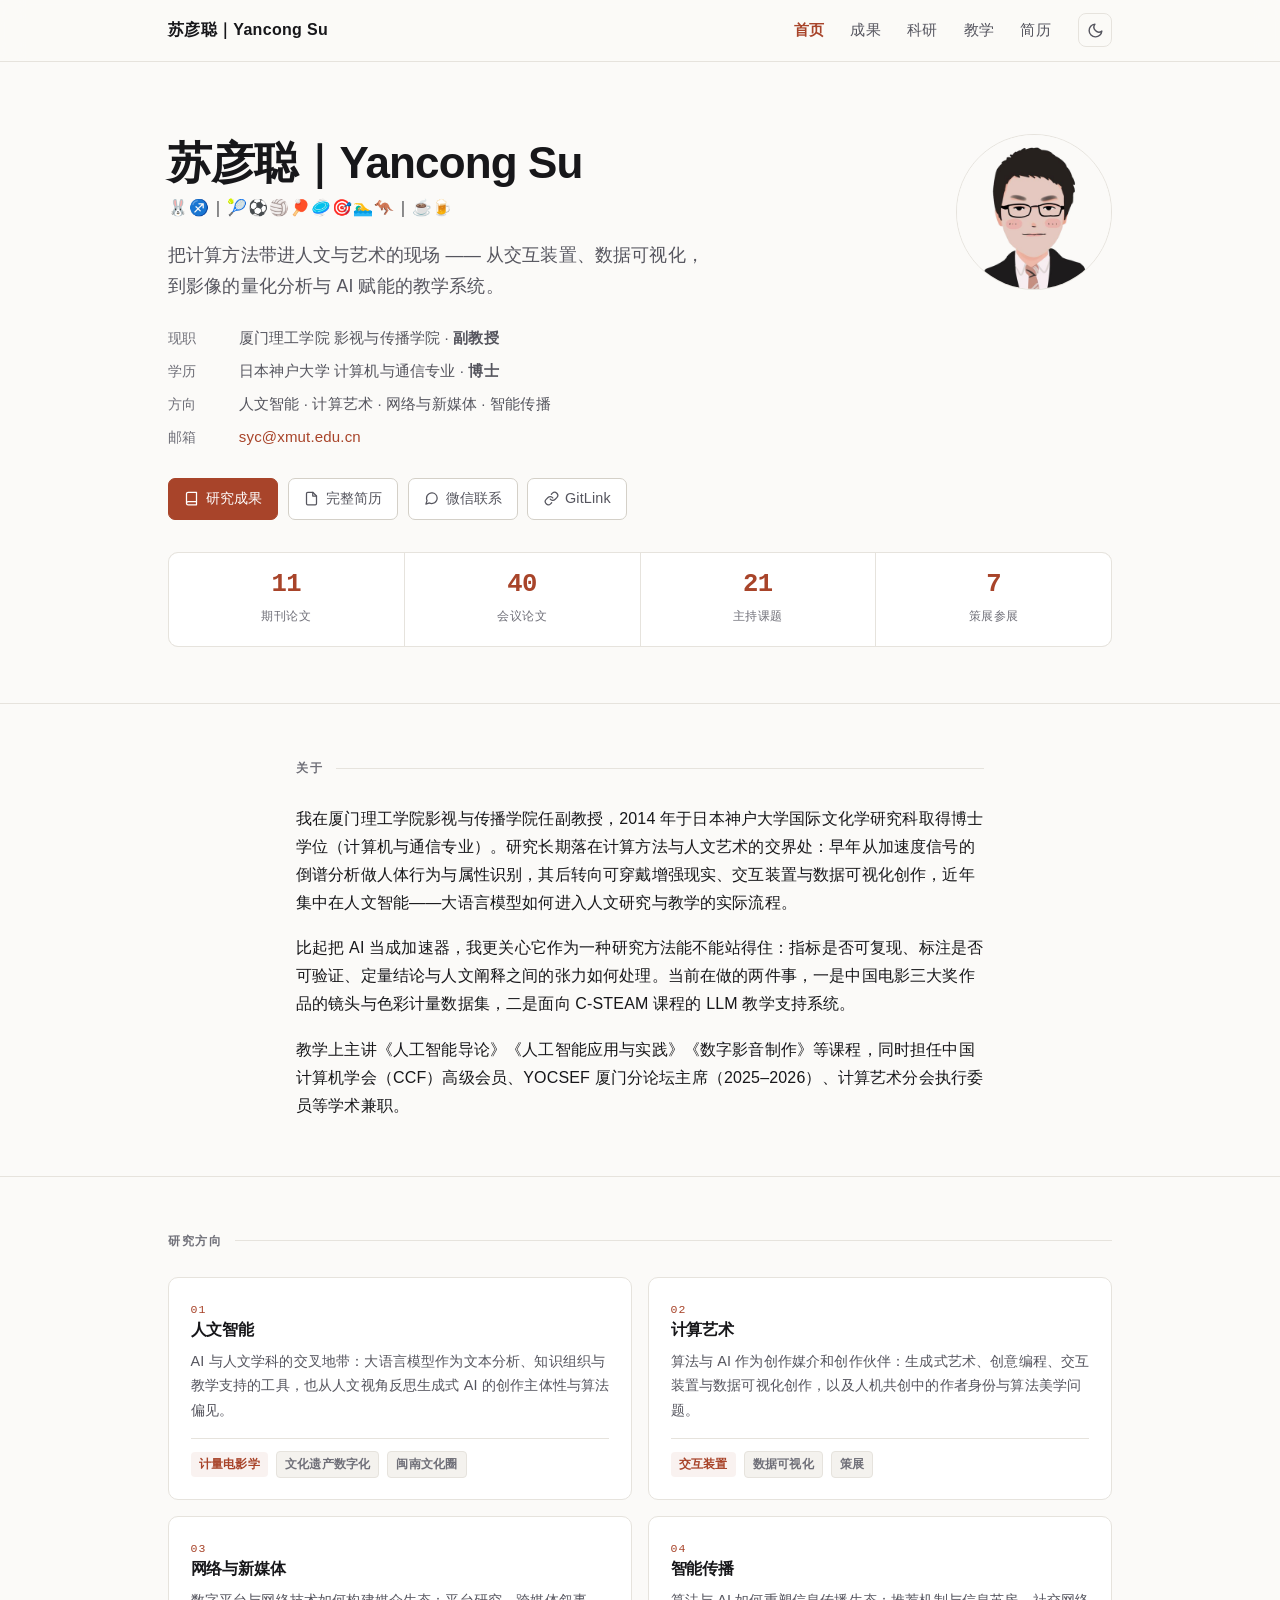
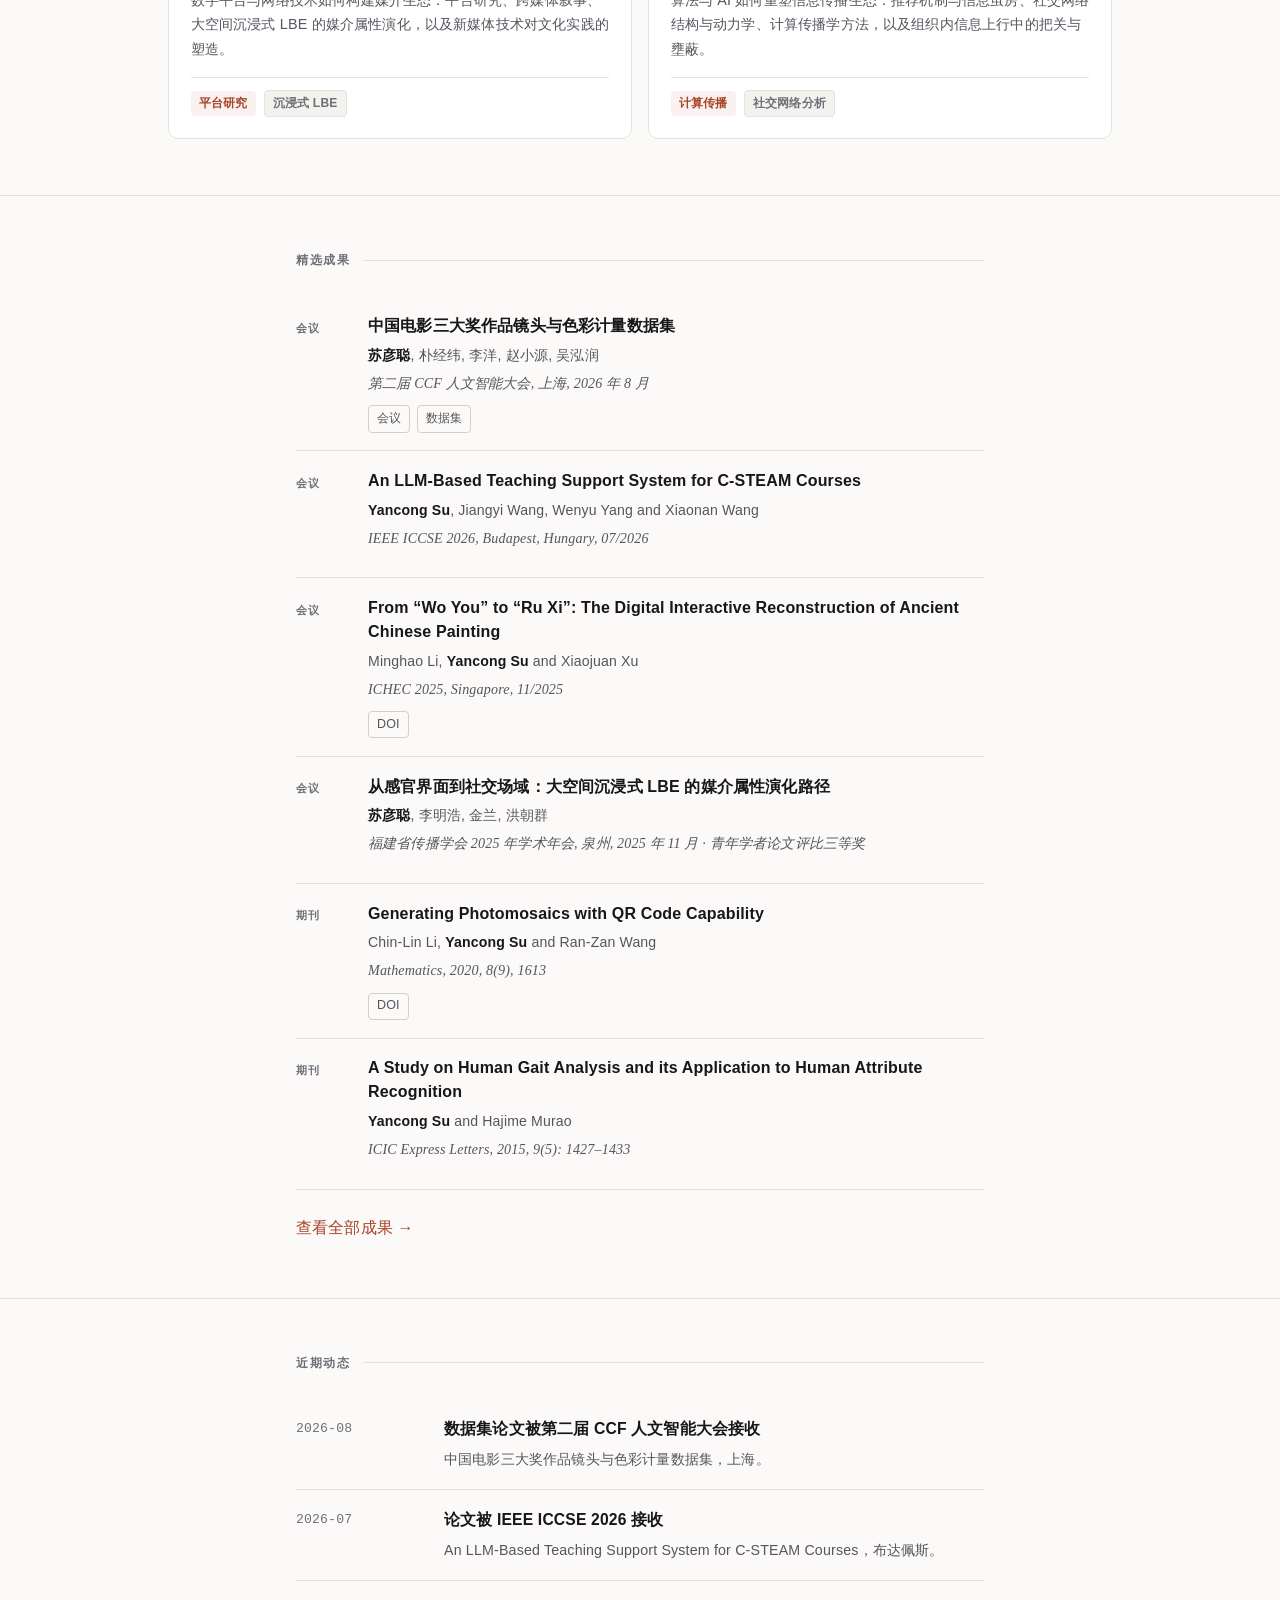
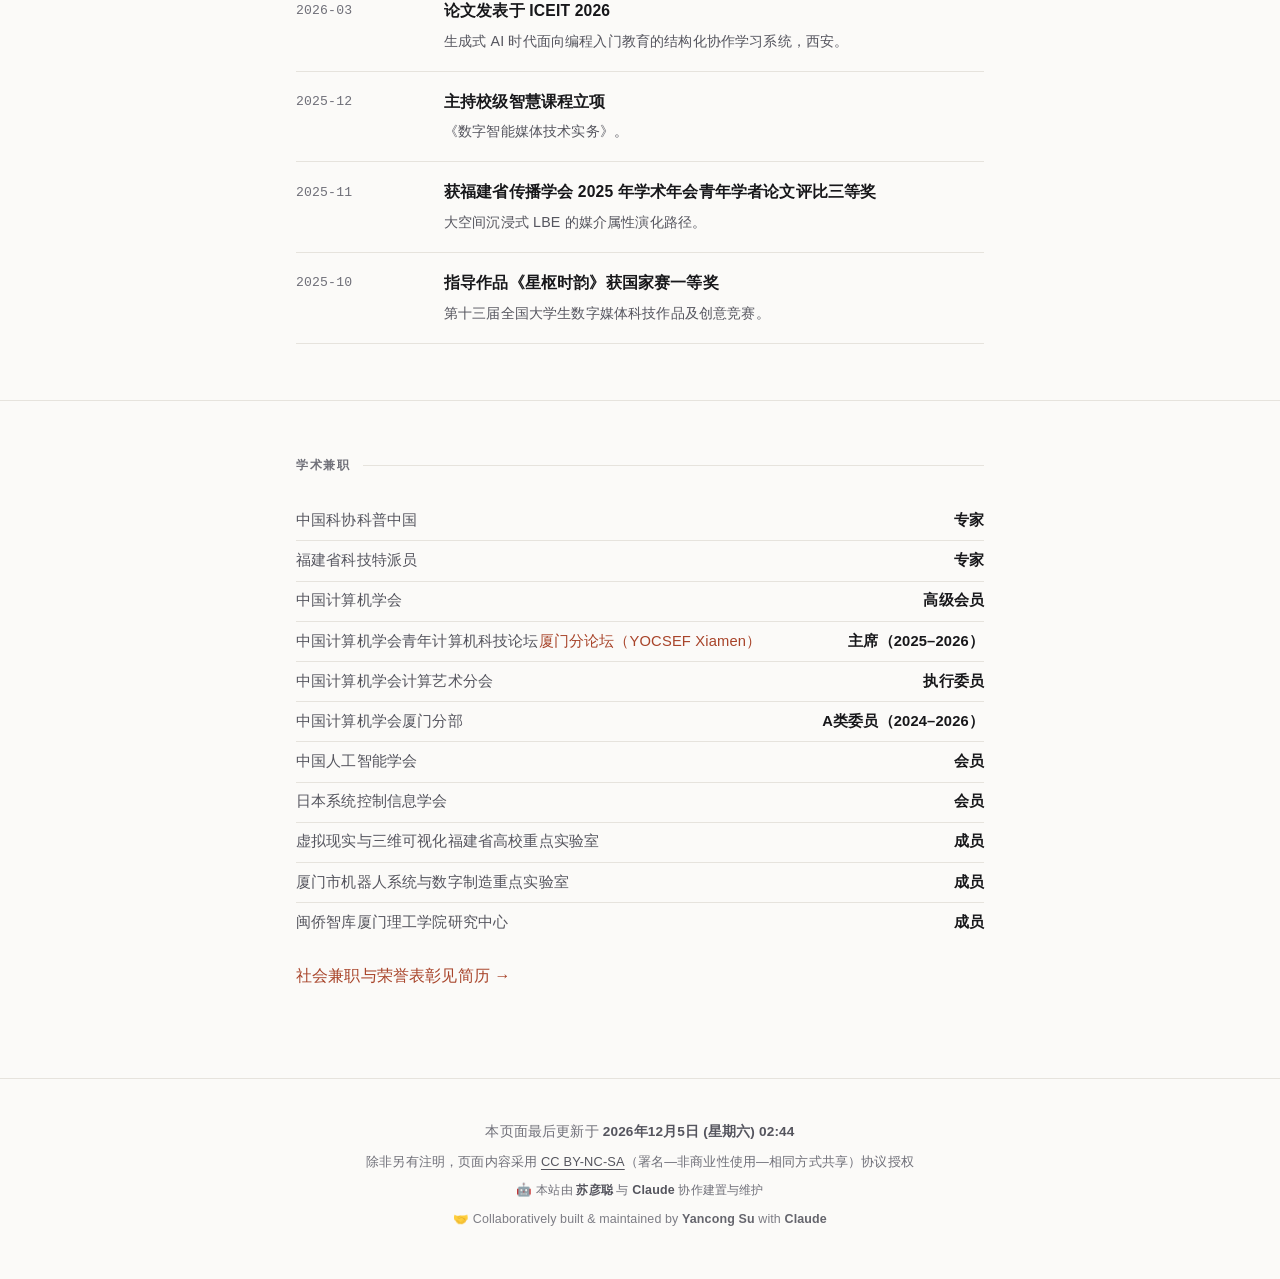
<file: index.html>
<!DOCTYPE html>
<html lang="zh-CN">
<head>
<meta charset="UTF-8">
<meta name="viewport" content="width=device-width, initial-scale=1">
<title>苏彦聪｜Yancong Su</title>
<meta name="description" content="苏彦聪，厦门理工学院影视与传播学院副教授，日本神户大学博士。主要从事人文智能、计算艺术、网络与新媒体、智能传播等应用研究。">
<meta name="author" content="苏彦聪｜Yancong Su">
<meta property="og:type" content="profile">
<meta property="og:title" content="苏彦聪｜Yancong Su">
<meta property="og:description" content="苏彦聪，厦门理工学院影视与传播学院副教授，日本神户大学博士。主要从事人文智能、计算艺术、网络与新媒体、智能传播等应用研究。">
<meta property="og:url" content="http://suyancong.gitlink.net/">
<link rel="icon" href="assets/img/favicon.png">
<link rel="apple-touch-icon" href="assets/img/apple-touch-icon.png">
<!-- 首帧就套用已保存的主题，避免深色模式下白屏闪一下 -->
<script>(function(){try{var t=localStorage.getItem('theme');if(t)document.documentElement.setAttribute('data-theme',t);}catch(e){}})();</script>
<link rel="stylesheet" href="assets/css/main.css?v=20260825c">
</head>
<body>
<a class="skip-link" href="#main">跳到主要内容</a>
<header class="site-header">
  <nav class="nav" aria-label="主导航">
    <a class="nav__brand" href="index.html">苏彦聪｜Yancong Su</a>
    <ul class="nav__links">
      <li><a href="index.html" aria-current="page">首页</a></li>
      <li><a href="publications.html">成果</a></li>
      <li><a href="research.html">科研</a></li>
      <li><a href="teaching.html">教学</a></li>
      <li><a href="cv.html">简历</a></li>
    </ul>
    <button class="theme-toggle" type="button" aria-label="切换到深色模式">
      <svg class="icon-moon" viewBox="0 0 24 24" fill="none" stroke="currentColor" stroke-width="2" stroke-linecap="round" stroke-linejoin="round" aria-hidden="true"><path d="M21 12.79A9 9 0 1 1 11.21 3 7 7 0 0 0 21 12.79z"/></svg>
      <svg class="icon-sun" viewBox="0 0 24 24" fill="none" stroke="currentColor" stroke-width="2" stroke-linecap="round" stroke-linejoin="round" aria-hidden="true"><circle cx="12" cy="12" r="4"/><path d="M12 2v2M12 20v2M4.93 4.93l1.41 1.41M17.66 17.66l1.41 1.41M2 12h2M20 12h2M6.34 17.66l-1.41 1.41M19.07 4.93l-1.41 1.41"/></svg>
    </button>
  </nav>
</header>
<main id="main">

  <!-- ====================== Hero ====================== -->
  <section class="hero">
    <div class="wrap wrap--wide">
      <div class="hero__grid">
        <div class="hero__head">
          <h1 class="hero__name">苏彦聪｜Yancong Su</h1>
        </div>

        <img class="hero__avatar" src="assets/img/avatar.png" width="156" height="156"
             alt="苏彦聪的头像">

        <div class="hero__hobby">🐰♐️｜🎾⚽️🏐🏓🥏🎯🏊‍♂️🦘｜☕️🍺</div>

        <div class="hero__body">
          <p class="hero__tagline">
            把计算方法带进人文与艺术的现场 —— 从交互装置、数据可视化，到影像的量化分析与 AI 赋能的教学系统。
          </p>

          <ul class="hero__affil">
            <li><span class="label">现职</span><span>厦门理工学院 影视与传播学院 · <strong>副教授</strong></span></li>
            <li><span class="label">学历</span><span>日本神户大学 计算机与通信专业 · <strong>博士</strong></span></li>
            <li><span class="label">方向</span><span>人文智能 · 计算艺术 · 网络与新媒体 · 智能传播</span></li>
            <li><span class="label">邮箱</span><span><a href="mailto:syc@xmut.edu.cn">syc@xmut.edu.cn</a></span></li>
          </ul>

          <div class="btn-row">
            <a class="btn btn--primary" href="publications.html">
              <svg viewBox="0 0 24 24" fill="none" stroke="currentColor" stroke-width="2" stroke-linecap="round" stroke-linejoin="round" aria-hidden="true"><path d="M4 19.5A2.5 2.5 0 0 1 6.5 17H20"/><path d="M6.5 2H20v20H6.5A2.5 2.5 0 0 1 4 19.5v-15A2.5 2.5 0 0 1 6.5 2z"/></svg>
              研究成果
            </a>
            <a class="btn" href="cv.html">
              <svg viewBox="0 0 24 24" fill="none" stroke="currentColor" stroke-width="2" stroke-linecap="round" stroke-linejoin="round" aria-hidden="true"><path d="M14 2H6a2 2 0 0 0-2 2v16a2 2 0 0 0 2 2h12a2 2 0 0 0 2-2V8z"/><path d="M14 2v6h6"/></svg>
              完整简历
            </a>
            <button class="btn" type="button" id="wechat-btn"
                    aria-expanded="false" aria-controls="wechat-qr">
              <svg viewBox="0 0 24 24" fill="none" stroke="currentColor" stroke-width="2" stroke-linecap="round" stroke-linejoin="round" aria-hidden="true"><path d="M21 11.5a8.38 8.38 0 0 1-.9 3.8 8.5 8.5 0 0 1-7.6 4.7 8.38 8.38 0 0 1-3.8-.9L3 21l1.9-5.7a8.38 8.38 0 0 1-.9-3.8 8.5 8.5 0 0 1 4.7-7.6 8.38 8.38 0 0 1 3.8-.9h.5a8.48 8.48 0 0 1 8 8v.5z"/></svg>
              微信联系
            </button>
            <a class="btn" href="https://www.gitlink.org.cn/suyancong" rel="noopener">
              <svg viewBox="0 0 24 24" fill="none" stroke="currentColor" stroke-width="2" stroke-linecap="round" stroke-linejoin="round" aria-hidden="true"><path d="M10 13a5 5 0 0 0 7.54.54l3-3a5 5 0 0 0-7.07-7.07l-1.72 1.71"/><path d="M14 11a5 5 0 0 0-7.54-.54l-3 3a5 5 0 0 0 7.07 7.07l1.71-1.71"/></svg>
              GitLink
            </a>
          </div>
        </div>
      </div>

      <div class="stats">
        <div><b>11</b><span>期刊论文</span></div>
        <div><b>40</b><span>会议论文</span></div>
        <div><b>21</b><span>主持课题</span></div>
        <div><b>7</b><span>策展参展</span></div>
      </div>
    </div>
  </section>

  <!-- ====================== 关于 ====================== -->
  <section id="about">
    <div class="wrap">
      <h2 class="section-title">关于</h2>
      <p>
        我在厦门理工学院影视与传播学院任副教授，2014 年于日本神户大学国际文化学研究科取得博士学位（计算机与通信专业）。研究长期落在计算方法与人文艺术的交界处：早年从加速度信号的倒谱分析做人体行为与属性识别，其后转向可穿戴增强现实、交互装置与数据可视化创作，近年集中在人文智能——大语言模型如何进入人文研究与教学的实际流程。
      </p>
      <p>
        比起把 AI 当成加速器，我更关心它作为一种研究方法能不能站得住：指标是否可复现、标注是否可验证、定量结论与人文阐释之间的张力如何处理。当前在做的两件事，一是中国电影三大奖作品的镜头与色彩计量数据集，二是面向 C-STEAM 课程的 LLM 教学支持系统。
      </p>
      <p>
        教学上主讲《人工智能导论》《人工智能应用与实践》《数字影音制作》等课程，同时担任中国计算机学会（CCF）高级会员、YOCSEF 厦门分论坛主席（2025–2026）、计算艺术分会执行委员等学术兼职。
      </p>
    </div>
  </section>

  <!-- ====================== 研究方向 ====================== -->
  <section id="research">
    <div class="wrap wrap--wide">
      <h2 class="section-title">研究方向</h2>
      <div class="cards cards--2">

        <div class="card">
          <div class="card__num">01</div>
          <h3 class="card__title">人文智能</h3>
          <p class="card__body">
            AI 与人文学科的交叉地带：大语言模型作为文本分析、知识组织与教学支持的工具，也从人文视角反思生成式 AI 的创作主体性与算法偏见。
          </p>
          <div class="card__meta"><span class="tag">计量电影学</span><span class="tag tag--muted">文化遗产数字化</span><span class="tag tag--muted">闽南文化圈</span></div>
        </div>

        <div class="card">
          <div class="card__num">02</div>
          <h3 class="card__title">计算艺术</h3>
          <p class="card__body">
            算法与 AI 作为创作媒介和创作伙伴：生成式艺术、创意编程、交互装置与数据可视化创作，以及人机共创中的作者身份与算法美学问题。
          </p>
          <div class="card__meta"><span class="tag">交互装置</span><span class="tag tag--muted">数据可视化</span><span class="tag tag--muted">策展</span></div>
        </div>

        <div class="card">
          <div class="card__num">03</div>
          <h3 class="card__title">网络与新媒体</h3>
          <p class="card__body">
            数字平台与网络技术如何构建媒介生态：平台研究、跨媒体叙事、大空间沉浸式 LBE 的媒介属性演化，以及新媒体技术对文化实践的塑造。
          </p>
          <div class="card__meta"><span class="tag">平台研究</span><span class="tag tag--muted">沉浸式 LBE</span></div>
        </div>

        <div class="card">
          <div class="card__num">04</div>
          <h3 class="card__title">智能传播</h3>
          <p class="card__body">
            算法与 AI 如何重塑信息传播生态：推荐机制与信息茧房、社交网络结构与动力学、计算传播学方法，以及组织内信息上行中的把关与壅蔽。
          </p>
          <div class="card__meta"><span class="tag">计算传播</span><span class="tag tag--muted">社交网络分析</span></div>
        </div>

      </div>
    </div>
  </section>

  <!-- ====================== 精选成果 ====================== -->
  <section id="selected">
    <div class="wrap">
      <h2 class="section-title">精选成果</h2>
      <ul class="pub-list">

        <li class="pub">
          <div class="pub__type">会议</div>
          <div>
            <div class="pub__title">中国电影三大奖作品镜头与色彩计量数据集</div>
            <div class="pub__authors"><span class="me">苏彦聪</span>, 朴经纬, 李洋, 赵小源, 吴泓润</div>
            <div class="pub__venue">第二届 CCF 人文智能大会, 上海, 2026 年 8 月</div>
            <div class="pub__links"><a href="https://ccf.org.cn/ai4h2026/news_d_3211" rel="noopener">会议</a><a href="https://github.com/sogensou/china-film-awards-cinemetrics" rel="noopener">数据集</a></div>
          </div>
        </li>

        <li class="pub">
          <div class="pub__type">会议</div>
          <div>
            <div class="pub__title">An LLM-Based Teaching Support System for C-STEAM Courses</div>
            <div class="pub__authors"><span class="me">Yancong Su</span>, Jiangyi Wang, Wenyu Yang and Xiaonan Wang</div>
            <div class="pub__venue">IEEE ICCSE 2026, Budapest, Hungary, 07/2026</div>
          </div>
        </li>

        <li class="pub">
          <div class="pub__type">会议</div>
          <div>
            <div class="pub__title">From “Wo You” to “Ru Xi”: The Digital Interactive Reconstruction of Ancient Chinese Painting</div>
            <div class="pub__authors">Minghao Li, <span class="me">Yancong Su</span> and Xiaojuan Xu</div>
            <div class="pub__venue">ICHEC 2025, Singapore, 11/2025</div>
            <div class="pub__links"><a href="https://doi.org/10.1145/3786995.3787035" rel="noopener">DOI</a></div>
          </div>
        </li>

        <li class="pub">
          <div class="pub__type">会议</div>
          <div>
            <div class="pub__title">从感官界面到社交场域：大空间沉浸式 LBE 的媒介属性演化路径</div>
            <div class="pub__authors"><span class="me">苏彦聪</span>, 李明浩, 金兰, 洪朝群</div>
            <div class="pub__venue">福建省传播学会 2025 年学术年会, 泉州, 2025 年 11 月 · 青年学者论文评比三等奖</div>
          </div>
        </li>

        <li class="pub">
          <div class="pub__type">期刊</div>
          <div>
            <div class="pub__title">Generating Photomosaics with QR Code Capability</div>
            <div class="pub__authors">Chin-Lin Li, <span class="me">Yancong Su</span> and Ran-Zan Wang</div>
            <div class="pub__venue">Mathematics, 2020, 8(9), 1613</div>
            <div class="pub__links"><a href="https://doi.org/10.3390/math8091613" rel="noopener">DOI</a></div>
          </div>
        </li>

        <li class="pub">
          <div class="pub__type">期刊</div>
          <div>
            <div class="pub__title">A Study on Human Gait Analysis and its Application to Human Attribute Recognition</div>
            <div class="pub__authors"><span class="me">Yancong Su</span> and Hajime Murao</div>
            <div class="pub__venue">ICIC Express Letters, 2015, 9(5): 1427–1433</div>
          </div>
        </li>

      </ul>

      <p style="margin-top:1.5rem"><a href="publications.html">查看全部成果 →</a></p>
    </div>
  </section>

  <!-- ====================== 近期动态 ====================== -->
  <section id="news">
    <div class="wrap">
      <h2 class="section-title">近期动态</h2>
      <ul class="timeline">
        <li>
          <div class="timeline__when">2026-08</div>
          <div class="timeline__what">
            <strong>数据集论文被第二届 CCF 人文智能大会接收</strong>
            <span>中国电影三大奖作品镜头与色彩计量数据集，上海。</span>
          </div>
        </li>
        <li>
          <div class="timeline__when">2026-07</div>
          <div class="timeline__what">
            <strong>论文被 IEEE ICCSE 2026 接收</strong>
            <span>An LLM-Based Teaching Support System for C-STEAM Courses，布达佩斯。</span>
          </div>
        </li>
        <li>
          <div class="timeline__when">2026-03</div>
          <div class="timeline__what">
            <strong>论文发表于 ICEIT 2026</strong>
            <span>生成式 AI 时代面向编程入门教育的结构化协作学习系统，西安。</span>
          </div>
        </li>
        <li>
          <div class="timeline__when">2025-12</div>
          <div class="timeline__what">
            <strong>主持校级智慧课程立项</strong>
            <span>《数字智能媒体技术实务》。</span>
          </div>
        </li>
        <li>
          <div class="timeline__when">2025-11</div>
          <div class="timeline__what">
            <strong>获福建省传播学会 2025 年学术年会青年学者论文评比三等奖</strong>
            <span>大空间沉浸式 LBE 的媒介属性演化路径。</span>
          </div>
        </li>
        <li>
          <div class="timeline__when">2025-10</div>
          <div class="timeline__what">
            <strong>指导作品《星枢时韵》获国家赛一等奖</strong>
            <span>第十三届全国大学生数字媒体科技作品及创意竞赛。</span>
          </div>
        </li>
      </ul>
    </div>
  </section>

  <!-- ====================== 学术兼职 ====================== -->
  <section id="service">
    <div class="wrap">
      <h2 class="section-title">学术兼职</h2>
      <ul class="roles">
        <li><span class="org">中国科协科普中国</span><span class="post">专家</span></li>
        <li><span class="org">福建省科技特派员</span><span class="post">专家</span></li>
        <li><span class="org">中国计算机学会</span><span class="post">高级会员</span></li>
        <li><span class="org">中国计算机学会青年计算机科技论坛<a href="https://wiki.ima.qq.com/knowledge-base-share?shareId=cd77021bb8c775fc990a448b3d02786895dc38858a9274011969a9fa66e262bb" rel="noopener">厦门分论坛（YOCSEF Xiamen）</a></span><span class="post">主席（2025–2026）</span></li>
        <li><span class="org">中国计算机学会计算艺术分会</span><span class="post">执行委员</span></li>
        <li><span class="org">中国计算机学会厦门分部</span><span class="post">A类委员（2024–2026）</span></li>
        <li><span class="org">中国人工智能学会</span><span class="post">会员</span></li>
        <li><span class="org">日本系统控制信息学会</span><span class="post">会员</span></li>
        <li><span class="org">虚拟现实与三维可视化福建省高校重点实验室</span><span class="post">成员</span></li>
        <li><span class="org">厦门市机器人系统与数字制造重点实验室</span><span class="post">成员</span></li>
        <li><span class="org">闽侨智库厦门理工学院研究中心</span><span class="post">成员</span></li>
      </ul>
      <p style="margin-top:1.25rem"><a href="cv.html#service">社会兼职与荣誉表彰见简历 →</a></p>
    </div>
  </section>


<!-- 微信二维码浮层：由「微信联系」按钮开合，点图片或背景任意处关闭 -->
<div class="qr-overlay" id="wechat-qr" hidden>
  <figure class="qr-card">
    <img src="assets/img/wechat-qr.png" width="200" height="200"
         alt="苏彦聪的微信二维码" draggable="false">
    <figcaption>微信扫码添加 · 点一下关闭</figcaption>
  </figure>
</div>
</main>
<footer class="site-footer">
  <div class="wrap">
    <!-- 更新时间由 main.js 从 HTTP Last-Modified 填入；没有脚本时整行不显示，避免给出过期日期 -->
    <p class="site-footer__updated" hidden>本页面最后更新于 <time id="site-updated"></time></p>
    <p class="site-footer__license">除非另有注明，页面内容采用 <a href="https://creativecommons.org/licenses/by-nc-sa/4.0/deed.zh-hans" rel="license noopener">CC BY-NC-SA</a>（署名—非商业性使用—相同方式共享）协议授权</p>
    <p class="site-footer__credit">🤖 本站由 <a href="index.html"><strong>苏彦聪</strong></a> 与 <strong>Claude</strong> 协作建置与维护</p>
    <p class="site-footer__credit" lang="en">🤝 Collaboratively built &amp; maintained by <a href="index.html"><strong>Yancong Su</strong></a> with <strong>Claude</strong></p>
  </div>
</footer>

<script src="assets/js/main.js?v=20260825c"></script>
</body>
</html>
</file>
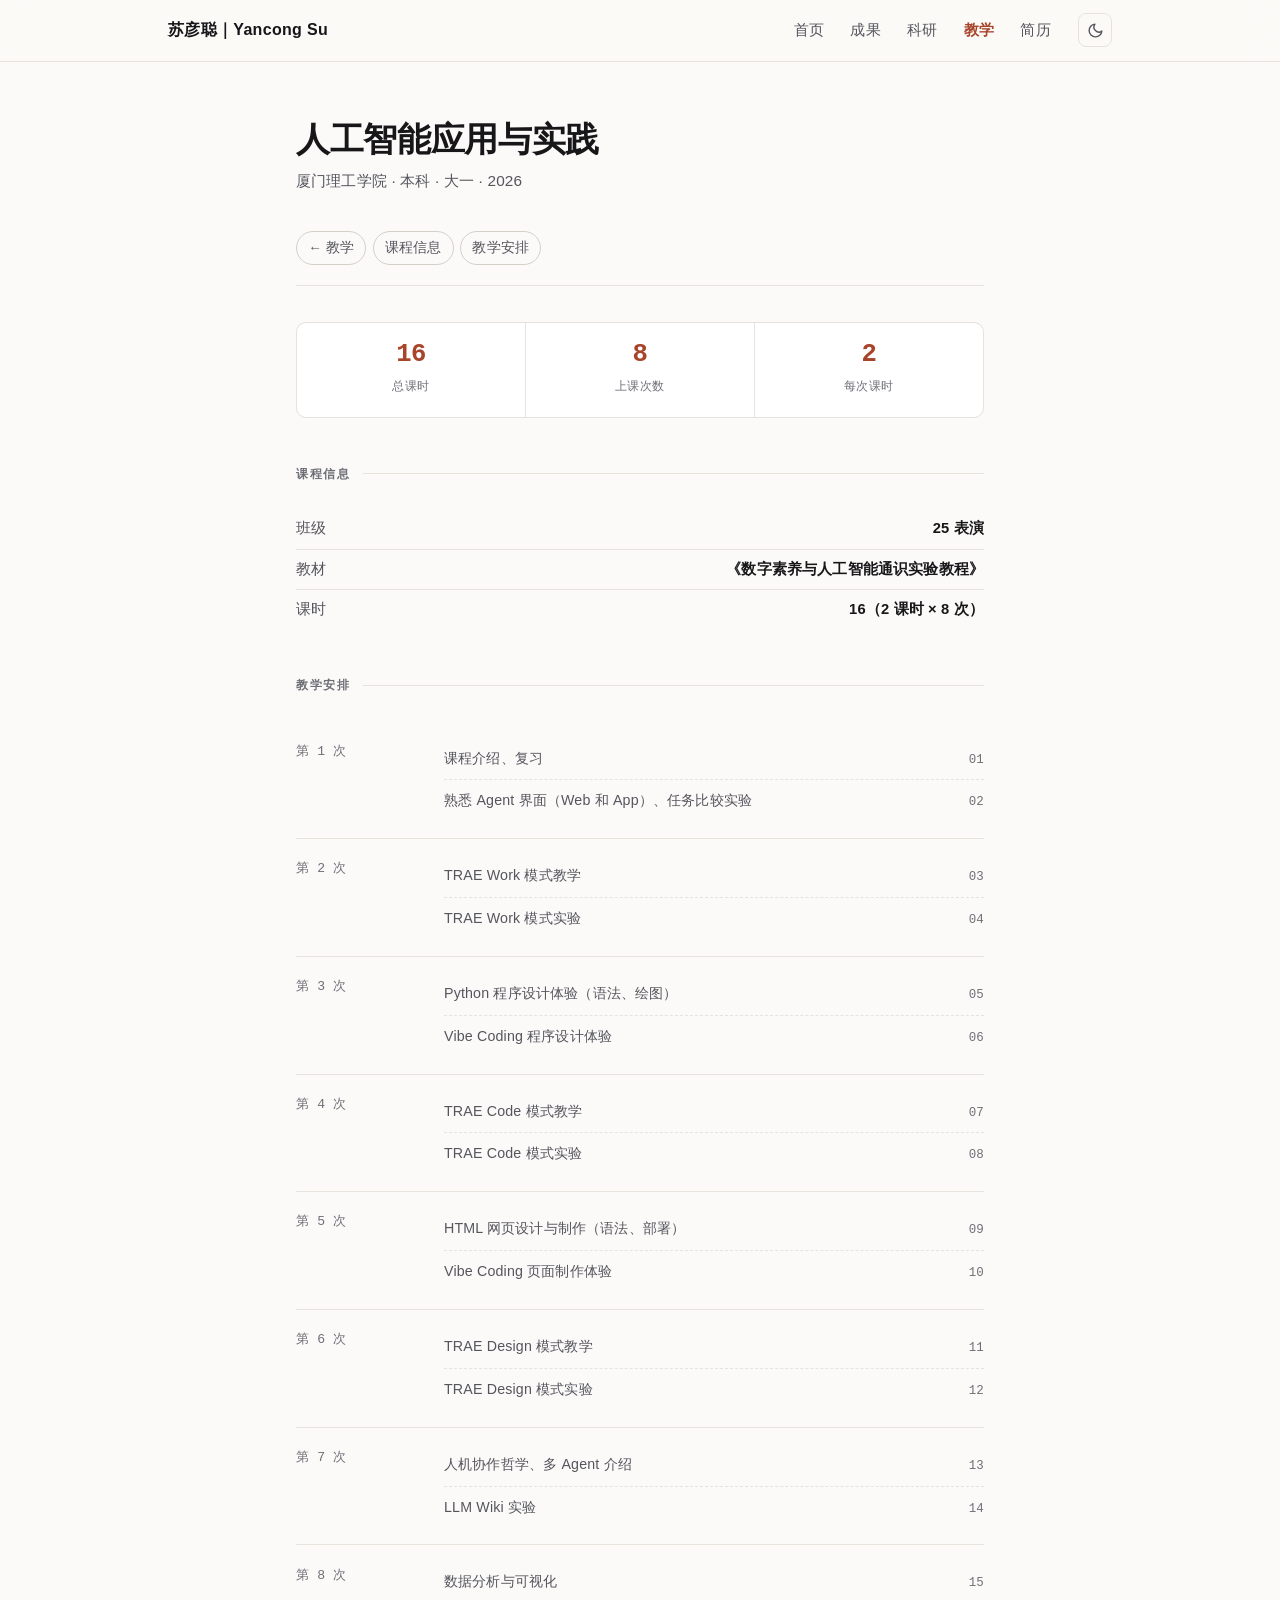
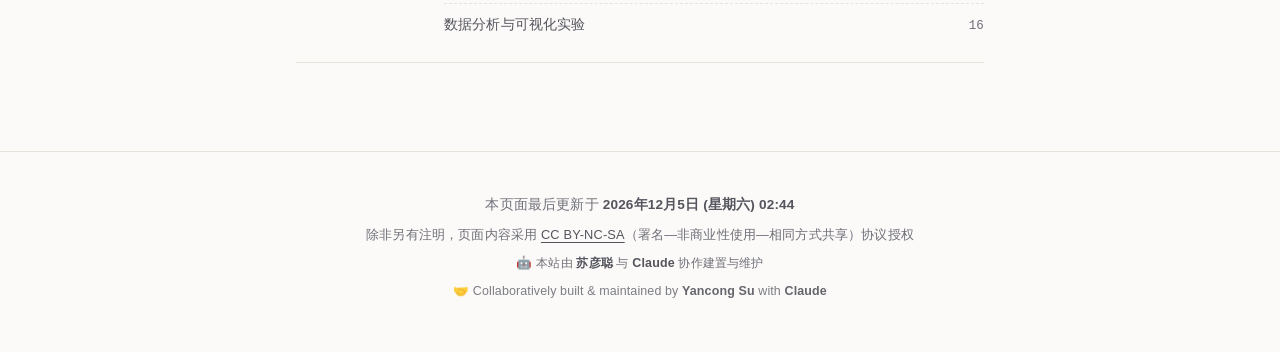
<file: course-ai-practice.html>
<!DOCTYPE html>
<html lang="zh-CN">
<head>
<meta charset="UTF-8">
<meta name="viewport" content="width=device-width, initial-scale=1">
<title>人工智能应用与实践 · 苏彦聪｜Yancong Su</title>
<meta name="description" content="《人工智能应用与实践》课程站点：课程信息与 16 课时教学安排。厦门理工学院，苏彦聪主讲。">
<meta name="author" content="苏彦聪｜Yancong Su">
<meta property="og:type" content="article">
<meta property="og:title" content="人工智能应用与实践 · 苏彦聪｜Yancong Su">
<meta property="og:description" content="《人工智能应用与实践》课程站点：课程信息与 16 课时教学安排。厦门理工学院，苏彦聪主讲。">
<meta property="og:url" content="http://suyancong.gitlink.net/course-ai-practice.html">
<link rel="icon" href="assets/img/favicon.png">
<link rel="apple-touch-icon" href="assets/img/apple-touch-icon.png">
<!-- 首帧就套用已保存的主题，避免深色模式下白屏闪一下 -->
<script>(function(){try{var t=localStorage.getItem('theme');if(t)document.documentElement.setAttribute('data-theme',t);}catch(e){}})();</script>
<link rel="stylesheet" href="assets/css/main.css?v=20260825c">
</head>
<body>
<a class="skip-link" href="#main">跳到主要内容</a>
<header class="site-header">
  <nav class="nav" aria-label="主导航">
    <a class="nav__brand" href="index.html">苏彦聪｜Yancong Su</a>
    <ul class="nav__links">
      <li><a href="index.html">首页</a></li>
      <li><a href="publications.html">成果</a></li>
      <li><a href="research.html">科研</a></li>
      <!-- 课程页归属于「教学」，手工标注当前项；main.js 只会加、不会去掉这个属性 -->
      <li><a href="teaching.html" aria-current="page">教学</a></li>
      <li><a href="cv.html">简历</a></li>
    </ul>
    <button class="theme-toggle" type="button" aria-label="切换到深色模式">
      <svg class="icon-moon" viewBox="0 0 24 24" fill="none" stroke="currentColor" stroke-width="2" stroke-linecap="round" stroke-linejoin="round" aria-hidden="true"><path d="M21 12.79A9 9 0 1 1 11.21 3 7 7 0 0 0 21 12.79z"/></svg>
      <svg class="icon-sun" viewBox="0 0 24 24" fill="none" stroke="currentColor" stroke-width="2" stroke-linecap="round" stroke-linejoin="round" aria-hidden="true"><circle cx="12" cy="12" r="4"/><path d="M12 2v2M12 20v2M4.93 4.93l1.41 1.41M17.66 17.66l1.41 1.41M2 12h2M20 12h2M6.34 17.66l-1.41 1.41M19.07 4.93l-1.41 1.41"/></svg>
    </button>
  </nav>
</header>
<main id="main">
  <section>
    <div class="wrap">

      <div class="page-head">
        <h1>人工智能应用与实践</h1>
        <p>厦门理工学院 · 本科 · 大一 · 2026</p>
      </div>

      <nav class="toc" aria-label="页内导航">
        <a href="teaching.html">← 教学</a>
        <a href="#info">课程信息</a>
        <a href="#schedule">教学安排</a>
      </nav>

      <div class="stats">
        <div><b>16</b><span>总课时</span></div>
        <div><b>8</b><span>上课次数</span></div>
        <div><b>2</b><span>每次课时</span></div>
      </div>

      <!-- ============ 课程信息 ============ -->
      <h2 class="section-title" id="info">课程信息</h2>
      <ul class="roles">
        <li><span class="org">班级</span><span class="post">25 表演</span></li>
        <li><span class="org">教材</span><span class="post">《数字素养与人工智能通识实验教程》</span></li>
        <li><span class="org">课时</span><span class="post">16（2 课时 × 8 次）</span></li>
      </ul>

      <!-- ============ 教学安排 ============ -->
      <h2 class="section-title" id="schedule">教学安排</h2>
      <ul class="timeline">
        <li>
          <div class="timeline__when">第 1 次</div>
          <div class="timeline__what">
            <ul class="courses">
              <li><span>课程介绍、复习</span><span class="years">01</span></li>
              <li><span>熟悉 Agent 界面（Web 和 App）、任务比较实验</span><span class="years">02</span></li>
            </ul>
          </div>
        </li>
        <li>
          <div class="timeline__when">第 2 次</div>
          <div class="timeline__what">
            <ul class="courses">
              <li><span>TRAE Work 模式教学</span><span class="years">03</span></li>
              <li><span>TRAE Work 模式实验</span><span class="years">04</span></li>
            </ul>
          </div>
        </li>
        <li>
          <div class="timeline__when">第 3 次</div>
          <div class="timeline__what">
            <ul class="courses">
              <li><span>Python 程序设计体验（语法、绘图）</span><span class="years">05</span></li>
              <li><span>Vibe Coding 程序设计体验</span><span class="years">06</span></li>
            </ul>
          </div>
        </li>
        <li>
          <div class="timeline__when">第 4 次</div>
          <div class="timeline__what">
            <ul class="courses">
              <li><span>TRAE Code 模式教学</span><span class="years">07</span></li>
              <li><span>TRAE Code 模式实验</span><span class="years">08</span></li>
            </ul>
          </div>
        </li>
        <li>
          <div class="timeline__when">第 5 次</div>
          <div class="timeline__what">
            <ul class="courses">
              <li><span>HTML 网页设计与制作（语法、部署）</span><span class="years">09</span></li>
              <li><span>Vibe Coding 页面制作体验</span><span class="years">10</span></li>
            </ul>
          </div>
        </li>
        <li>
          <div class="timeline__when">第 6 次</div>
          <div class="timeline__what">
            <ul class="courses">
              <li><span>TRAE Design 模式教学</span><span class="years">11</span></li>
              <li><span>TRAE Design 模式实验</span><span class="years">12</span></li>
            </ul>
          </div>
        </li>
        <li>
          <div class="timeline__when">第 7 次</div>
          <div class="timeline__what">
            <ul class="courses">
              <li><span>人机协作哲学、多 Agent 介绍</span><span class="years">13</span></li>
              <li><span>LLM Wiki 实验</span><span class="years">14</span></li>
            </ul>
          </div>
        </li>
        <li>
          <div class="timeline__when">第 8 次</div>
          <div class="timeline__what">
            <ul class="courses">
              <li><span>数据分析与可视化</span><span class="years">15</span></li>
              <li><span>数据分析与可视化实验</span><span class="years">16</span></li>
            </ul>
          </div>
        </li>
      </ul>

    </div>
  </section>
</main>
<footer class="site-footer">
  <div class="wrap">
    <!-- 更新时间由 main.js 从 HTTP Last-Modified 填入；没有脚本时整行不显示，避免给出过期日期 -->
    <p class="site-footer__updated" hidden>本页面最后更新于 <time id="site-updated"></time></p>
    <p class="site-footer__license">除非另有注明，页面内容采用 <a href="https://creativecommons.org/licenses/by-nc-sa/4.0/deed.zh-hans" rel="license noopener">CC BY-NC-SA</a>（署名—非商业性使用—相同方式共享）协议授权</p>
    <p class="site-footer__credit">🤖 本站由 <a href="index.html"><strong>苏彦聪</strong></a> 与 <strong>Claude</strong> 协作建置与维护</p>
    <p class="site-footer__credit" lang="en">🤝 Collaboratively built &amp; maintained by <a href="index.html"><strong>Yancong Su</strong></a> with <strong>Claude</strong></p>
  </div>
</footer>

<script src="assets/js/main.js?v=20260825c"></script>
</body>
</html>
</file>
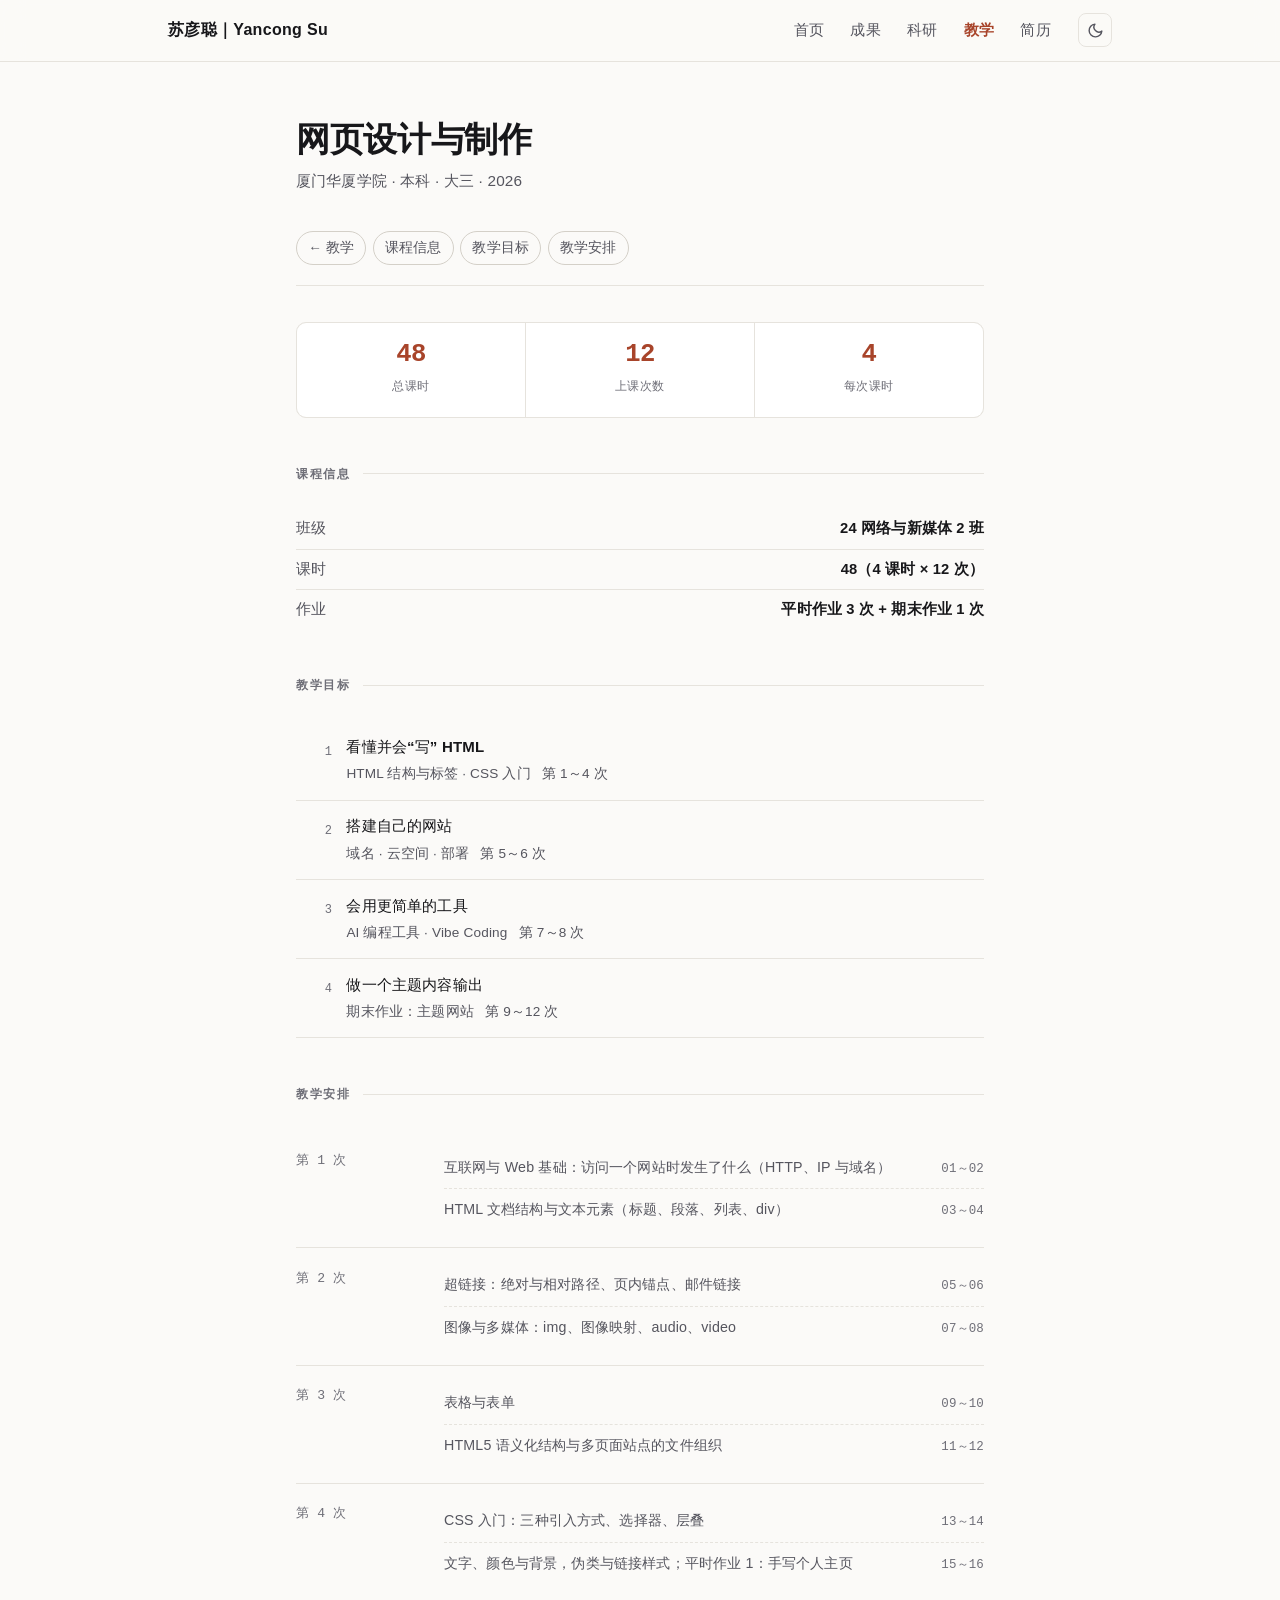
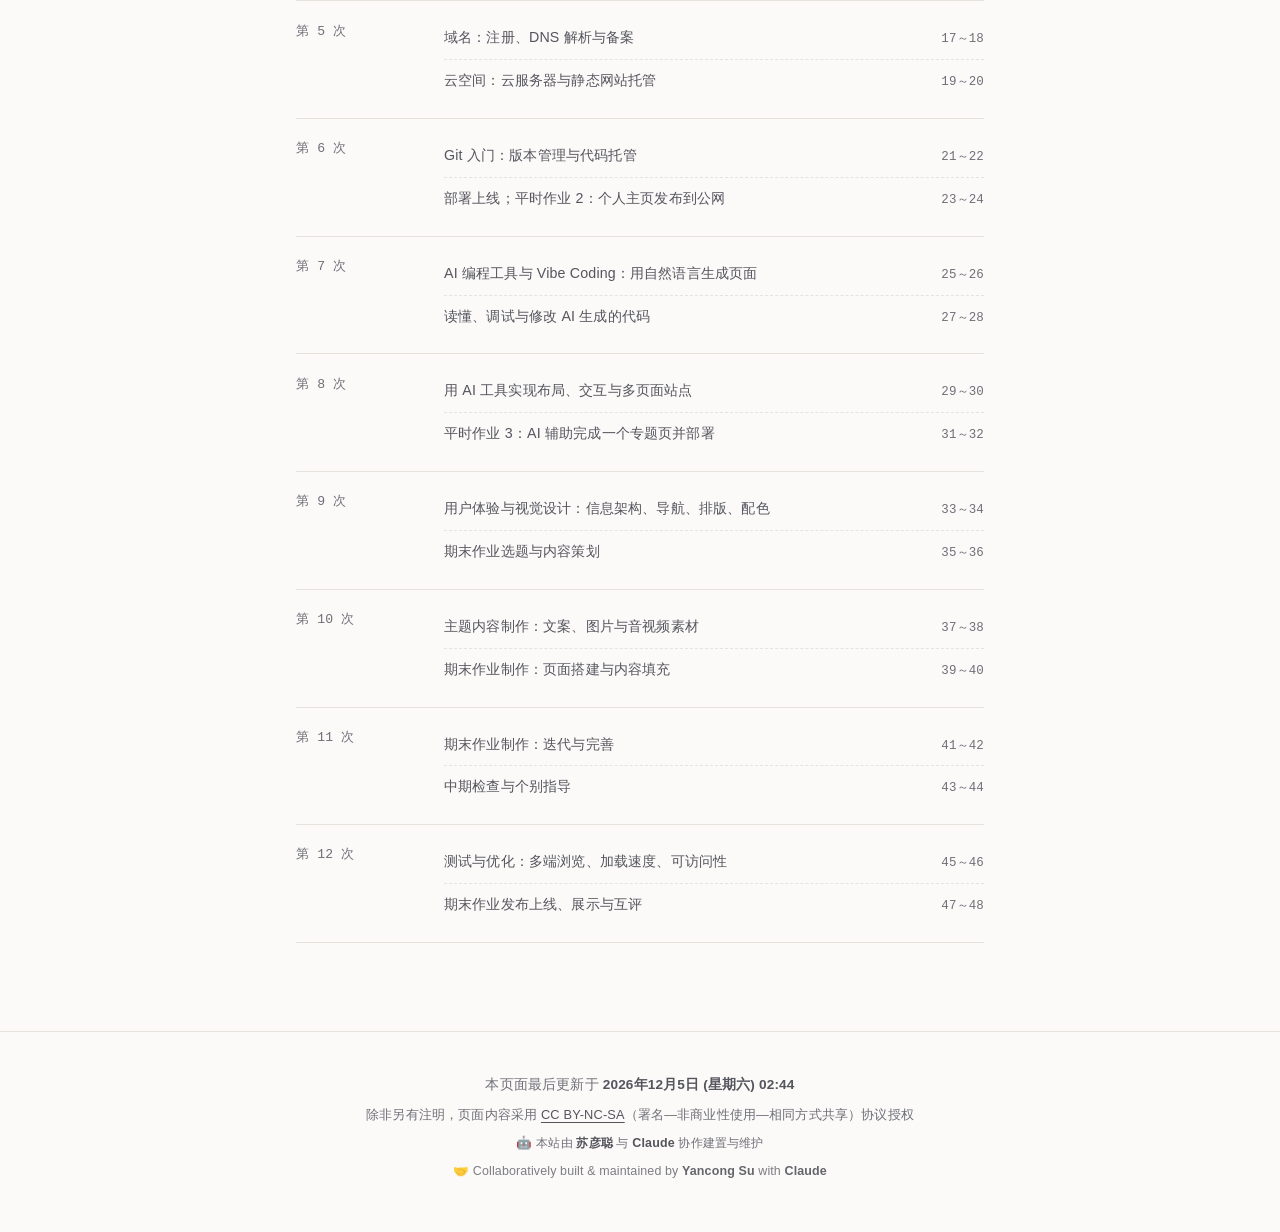
<file: course-web-design.html>
<!DOCTYPE html>
<html lang="zh-CN">
<head>
<meta charset="UTF-8">
<meta name="viewport" content="width=device-width, initial-scale=1">
<title>网页设计与制作 · 苏彦聪｜Yancong Su</title>
<meta name="description" content="《网页设计与制作》课程站点：课程信息、教学目标与 48 课时教学安排。厦门华厦学院，苏彦聪主讲。">
<meta name="author" content="苏彦聪｜Yancong Su">
<meta property="og:type" content="article">
<meta property="og:title" content="网页设计与制作 · 苏彦聪｜Yancong Su">
<meta property="og:description" content="《网页设计与制作》课程站点：课程信息、教学目标与 48 课时教学安排。厦门华厦学院，苏彦聪主讲。">
<meta property="og:url" content="http://suyancong.gitlink.net/course-web-design.html">
<link rel="icon" href="assets/img/favicon.png">
<link rel="apple-touch-icon" href="assets/img/apple-touch-icon.png">
<!-- 首帧就套用已保存的主题，避免深色模式下白屏闪一下 -->
<script>(function(){try{var t=localStorage.getItem('theme');if(t)document.documentElement.setAttribute('data-theme',t);}catch(e){}})();</script>
<link rel="stylesheet" href="assets/css/main.css?v=20260825c">
</head>
<body>
<a class="skip-link" href="#main">跳到主要内容</a>
<header class="site-header">
  <nav class="nav" aria-label="主导航">
    <a class="nav__brand" href="index.html">苏彦聪｜Yancong Su</a>
    <ul class="nav__links">
      <li><a href="index.html">首页</a></li>
      <li><a href="publications.html">成果</a></li>
      <li><a href="research.html">科研</a></li>
      <!-- 课程页归属于「教学」，手工标注当前项；main.js 只会加、不会去掉这个属性 -->
      <li><a href="teaching.html" aria-current="page">教学</a></li>
      <li><a href="cv.html">简历</a></li>
    </ul>
    <button class="theme-toggle" type="button" aria-label="切换到深色模式">
      <svg class="icon-moon" viewBox="0 0 24 24" fill="none" stroke="currentColor" stroke-width="2" stroke-linecap="round" stroke-linejoin="round" aria-hidden="true"><path d="M21 12.79A9 9 0 1 1 11.21 3 7 7 0 0 0 21 12.79z"/></svg>
      <svg class="icon-sun" viewBox="0 0 24 24" fill="none" stroke="currentColor" stroke-width="2" stroke-linecap="round" stroke-linejoin="round" aria-hidden="true"><circle cx="12" cy="12" r="4"/><path d="M12 2v2M12 20v2M4.93 4.93l1.41 1.41M17.66 17.66l1.41 1.41M2 12h2M20 12h2M6.34 17.66l-1.41 1.41M19.07 4.93l-1.41 1.41"/></svg>
    </button>
  </nav>
</header>
<main id="main">
  <section>
    <div class="wrap">

      <div class="page-head">
        <h1>网页设计与制作</h1>
        <p>厦门华厦学院 · 本科 · 大三 · 2026</p>
      </div>

      <nav class="toc" aria-label="页内导航">
        <a href="teaching.html">← 教学</a>
        <a href="#info">课程信息</a>
        <a href="#goals">教学目标</a>
        <a href="#schedule">教学安排</a>
      </nav>

      <div class="stats">
        <div><b>48</b><span>总课时</span></div>
        <div><b>12</b><span>上课次数</span></div>
        <div><b>4</b><span>每次课时</span></div>
      </div>

      <!-- ============ 课程信息 ============ -->
      <h2 class="section-title" id="info">课程信息</h2>
      <ul class="roles">
        <li><span class="org">班级</span><span class="post">24 网络与新媒体 2 班</span></li>
        <li><span class="org">课时</span><span class="post">48（4 课时 × 12 次）</span></li>
        <li><span class="org">作业</span><span class="post">平时作业 3 次 + 期末作业 1 次</span></li>
      </ul>

      <!-- ============ 教学目标 ============ -->
      <h2 class="section-title" id="goals">教学目标</h2>
      <ul class="entries">
        <li><div><div class="entry__title">看懂并会“写” HTML</div><div class="entry__meta"><span>HTML 结构与标签 · CSS 入门</span><span>第 1～4 次</span></div></div></li>
        <li><div><div class="entry__title">搭建自己的网站</div><div class="entry__meta"><span>域名 · 云空间 · 部署</span><span>第 5～6 次</span></div></div></li>
        <li><div><div class="entry__title">会用更简单的工具</div><div class="entry__meta"><span>AI 编程工具 · Vibe Coding</span><span>第 7～8 次</span></div></div></li>
        <li><div><div class="entry__title">做一个主题内容输出</div><div class="entry__meta"><span>期末作业：主题网站</span><span>第 9～12 次</span></div></div></li>
      </ul>

      <!-- ============ 教学安排 ============ -->
      <h2 class="section-title" id="schedule">教学安排</h2>
      <ul class="timeline">
        <li>
          <div class="timeline__when">第 1 次</div>
          <div class="timeline__what">
            <ul class="courses">
              <li><span>互联网与 Web 基础：访问一个网站时发生了什么（HTTP、IP 与域名）</span><span class="years">01～02</span></li>
              <li><span>HTML 文档结构与文本元素（标题、段落、列表、div）</span><span class="years">03～04</span></li>
            </ul>
          </div>
        </li>
        <li>
          <div class="timeline__when">第 2 次</div>
          <div class="timeline__what">
            <ul class="courses">
              <li><span>超链接：绝对与相对路径、页内锚点、邮件链接</span><span class="years">05～06</span></li>
              <li><span>图像与多媒体：img、图像映射、audio、video</span><span class="years">07～08</span></li>
            </ul>
          </div>
        </li>
        <li>
          <div class="timeline__when">第 3 次</div>
          <div class="timeline__what">
            <ul class="courses">
              <li><span>表格与表单</span><span class="years">09～10</span></li>
              <li><span>HTML5 语义化结构与多页面站点的文件组织</span><span class="years">11～12</span></li>
            </ul>
          </div>
        </li>
        <li>
          <div class="timeline__when">第 4 次</div>
          <div class="timeline__what">
            <ul class="courses">
              <li><span>CSS 入门：三种引入方式、选择器、层叠</span><span class="years">13～14</span></li>
              <li><span>文字、颜色与背景，伪类与链接样式；平时作业 1：手写个人主页</span><span class="years">15～16</span></li>
            </ul>
          </div>
        </li>
        <li>
          <div class="timeline__when">第 5 次</div>
          <div class="timeline__what">
            <ul class="courses">
              <li><span>域名：注册、DNS 解析与备案</span><span class="years">17～18</span></li>
              <li><span>云空间：云服务器与静态网站托管</span><span class="years">19～20</span></li>
            </ul>
          </div>
        </li>
        <li>
          <div class="timeline__when">第 6 次</div>
          <div class="timeline__what">
            <ul class="courses">
              <li><span>Git 入门：版本管理与代码托管</span><span class="years">21～22</span></li>
              <li><span>部署上线；平时作业 2：个人主页发布到公网</span><span class="years">23～24</span></li>
            </ul>
          </div>
        </li>
        <li>
          <div class="timeline__when">第 7 次</div>
          <div class="timeline__what">
            <ul class="courses">
              <li><span>AI 编程工具与 Vibe Coding：用自然语言生成页面</span><span class="years">25～26</span></li>
              <li><span>读懂、调试与修改 AI 生成的代码</span><span class="years">27～28</span></li>
            </ul>
          </div>
        </li>
        <li>
          <div class="timeline__when">第 8 次</div>
          <div class="timeline__what">
            <ul class="courses">
              <li><span>用 AI 工具实现布局、交互与多页面站点</span><span class="years">29～30</span></li>
              <li><span>平时作业 3：AI 辅助完成一个专题页并部署</span><span class="years">31～32</span></li>
            </ul>
          </div>
        </li>
        <li>
          <div class="timeline__when">第 9 次</div>
          <div class="timeline__what">
            <ul class="courses">
              <li><span>用户体验与视觉设计：信息架构、导航、排版、配色</span><span class="years">33～34</span></li>
              <li><span>期末作业选题与内容策划</span><span class="years">35～36</span></li>
            </ul>
          </div>
        </li>
        <li>
          <div class="timeline__when">第 10 次</div>
          <div class="timeline__what">
            <ul class="courses">
              <li><span>主题内容制作：文案、图片与音视频素材</span><span class="years">37～38</span></li>
              <li><span>期末作业制作：页面搭建与内容填充</span><span class="years">39～40</span></li>
            </ul>
          </div>
        </li>
        <li>
          <div class="timeline__when">第 11 次</div>
          <div class="timeline__what">
            <ul class="courses">
              <li><span>期末作业制作：迭代与完善</span><span class="years">41～42</span></li>
              <li><span>中期检查与个别指导</span><span class="years">43～44</span></li>
            </ul>
          </div>
        </li>
        <li>
          <div class="timeline__when">第 12 次</div>
          <div class="timeline__what">
            <ul class="courses">
              <li><span>测试与优化：多端浏览、加载速度、可访问性</span><span class="years">45～46</span></li>
              <li><span>期末作业发布上线、展示与互评</span><span class="years">47～48</span></li>
            </ul>
          </div>
        </li>
      </ul>

    </div>
  </section>
</main>
<footer class="site-footer">
  <div class="wrap">
    <!-- 更新时间由 main.js 从 HTTP Last-Modified 填入；没有脚本时整行不显示，避免给出过期日期 -->
    <p class="site-footer__updated" hidden>本页面最后更新于 <time id="site-updated"></time></p>
    <p class="site-footer__license">除非另有注明，页面内容采用 <a href="https://creativecommons.org/licenses/by-nc-sa/4.0/deed.zh-hans" rel="license noopener">CC BY-NC-SA</a>（署名—非商业性使用—相同方式共享）协议授权</p>
    <p class="site-footer__credit">🤖 本站由 <a href="index.html"><strong>苏彦聪</strong></a> 与 <strong>Claude</strong> 协作建置与维护</p>
    <p class="site-footer__credit" lang="en">🤝 Collaboratively built &amp; maintained by <a href="index.html"><strong>Yancong Su</strong></a> with <strong>Claude</strong></p>
  </div>
</footer>

<script src="assets/js/main.js?v=20260825c"></script>
</body>
</html>
</file>
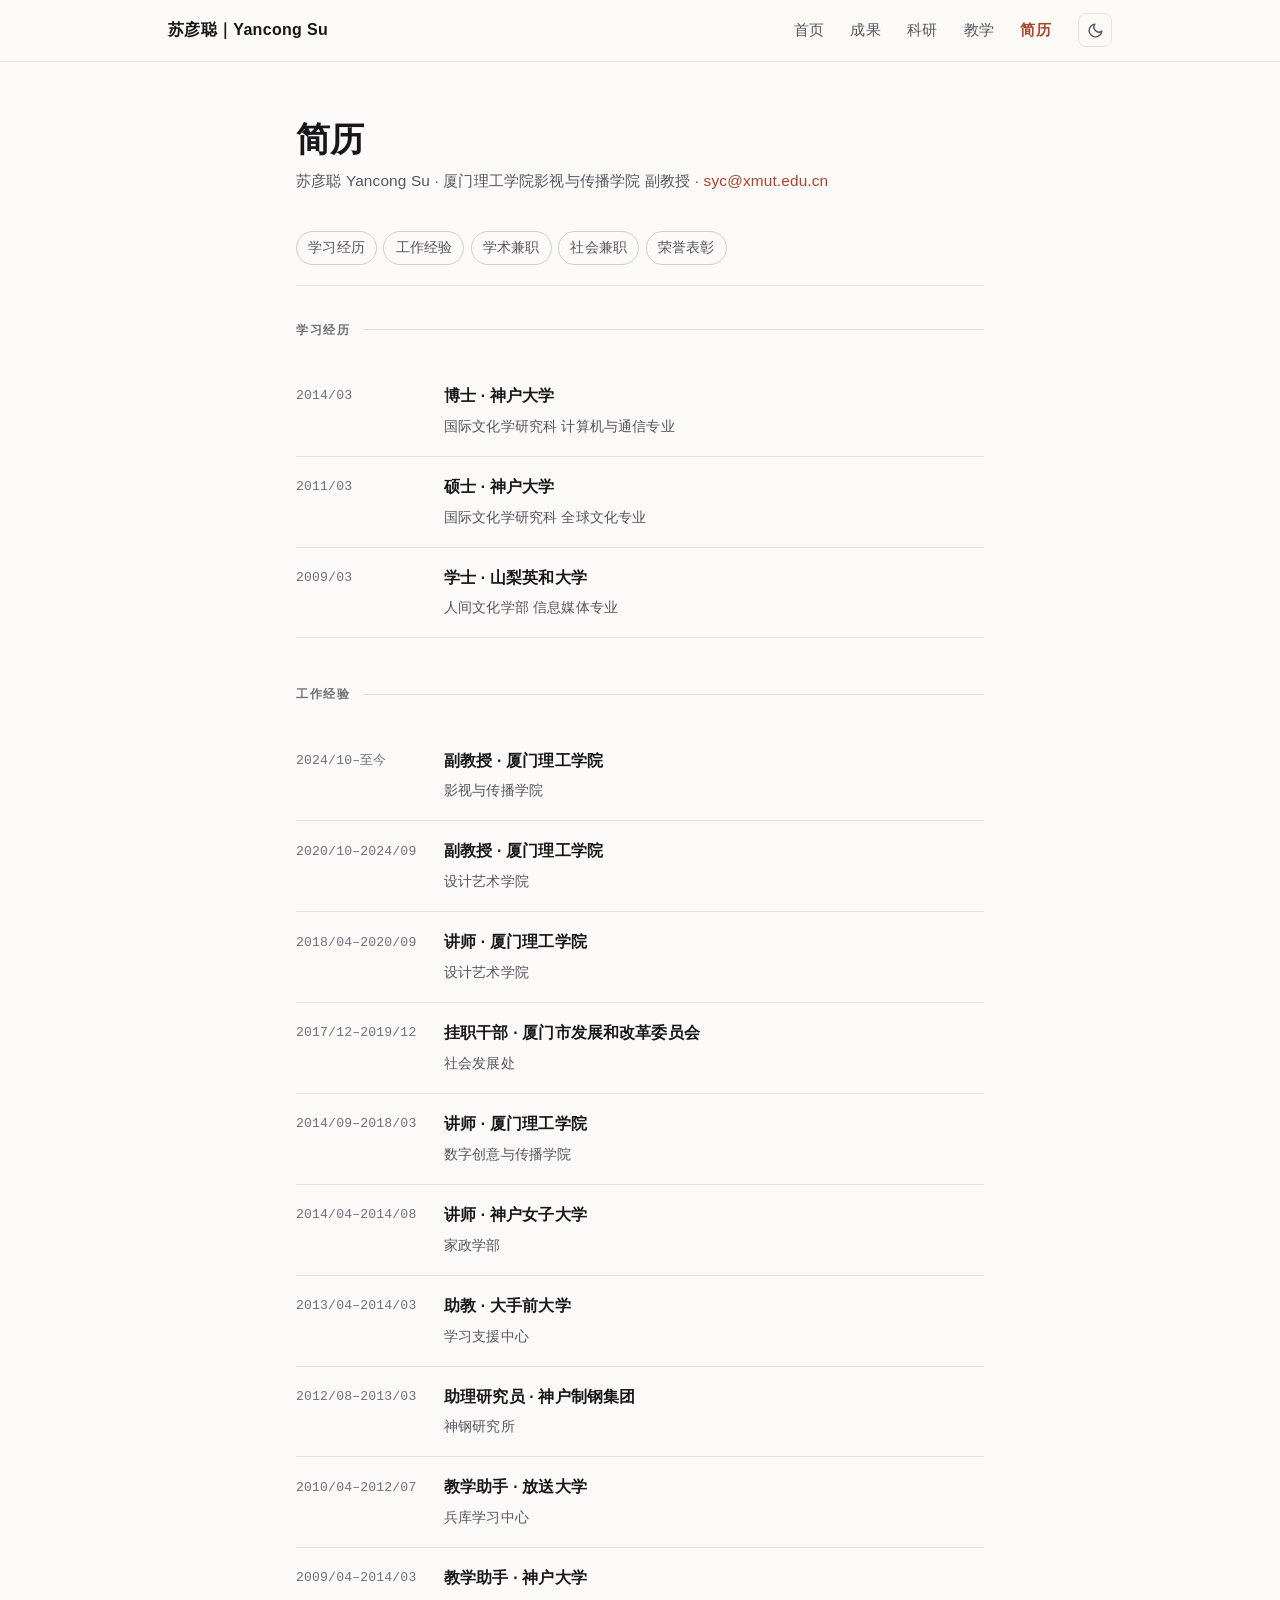
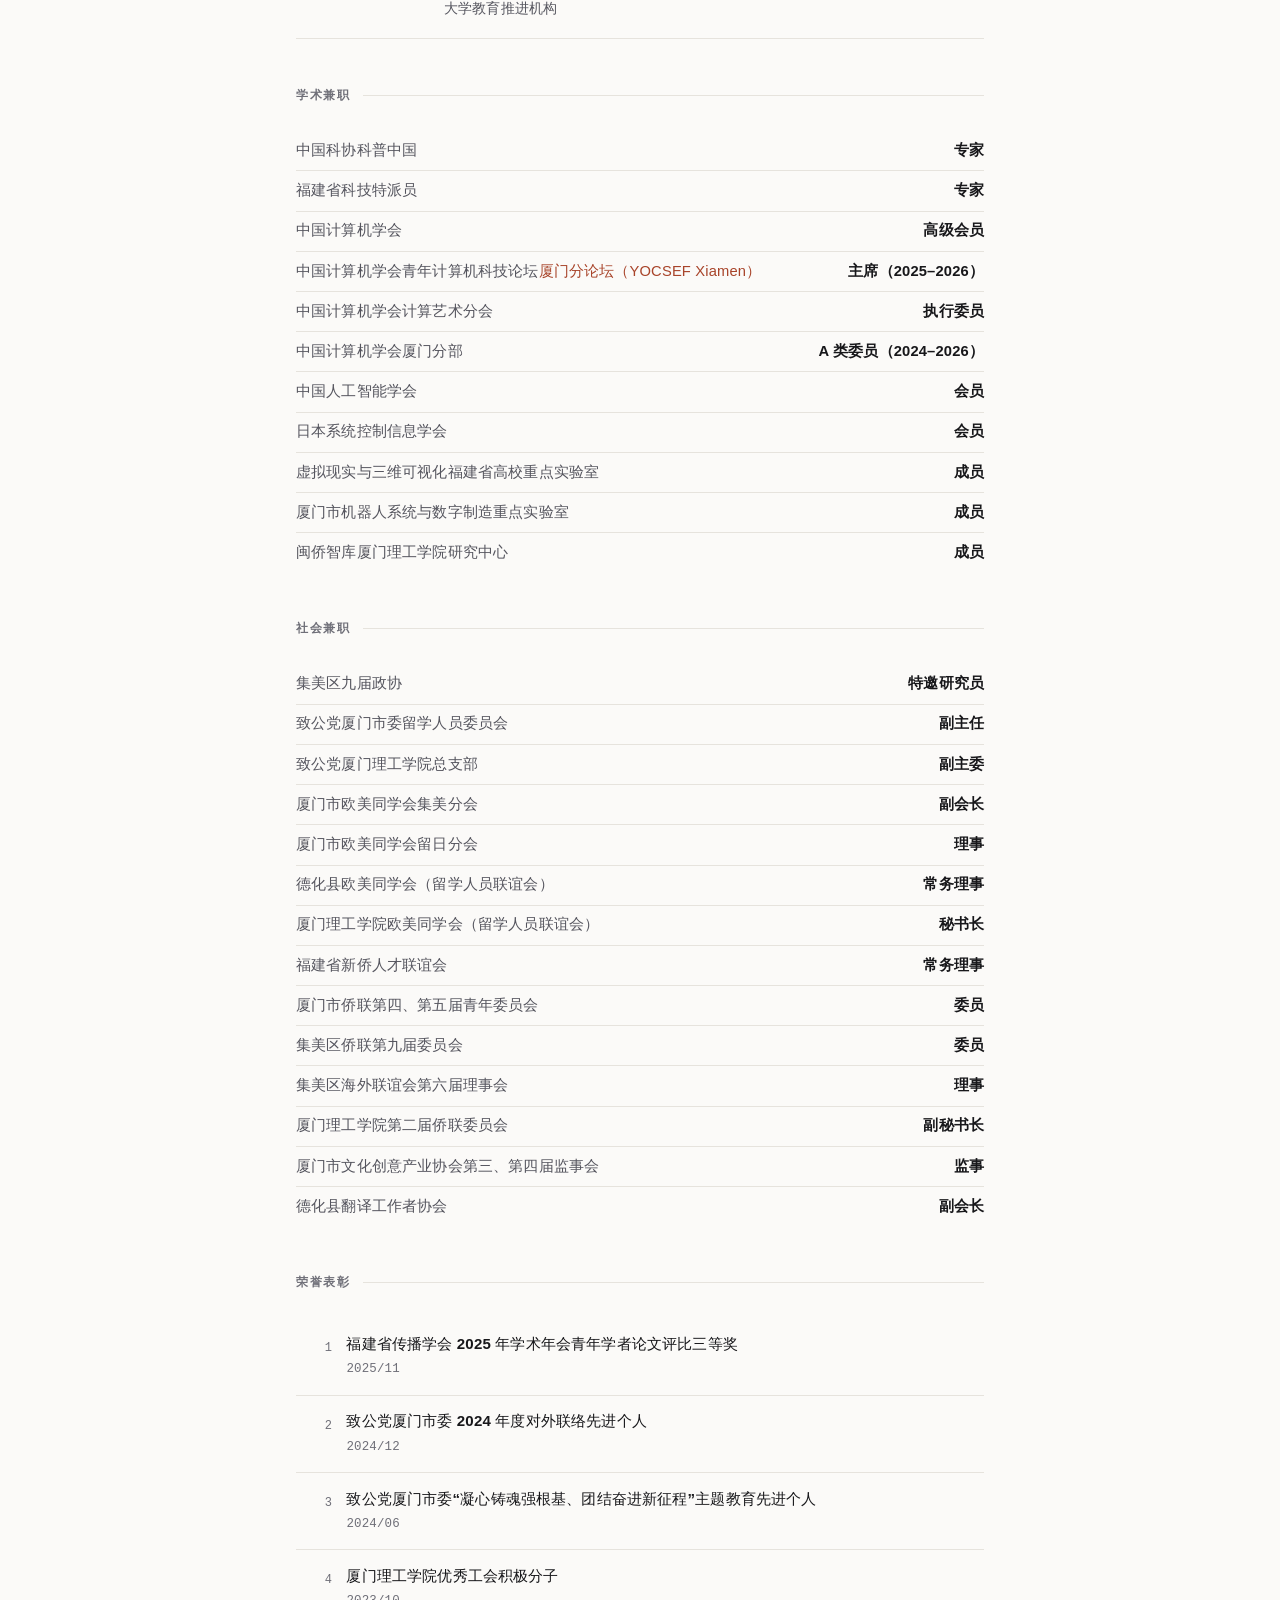
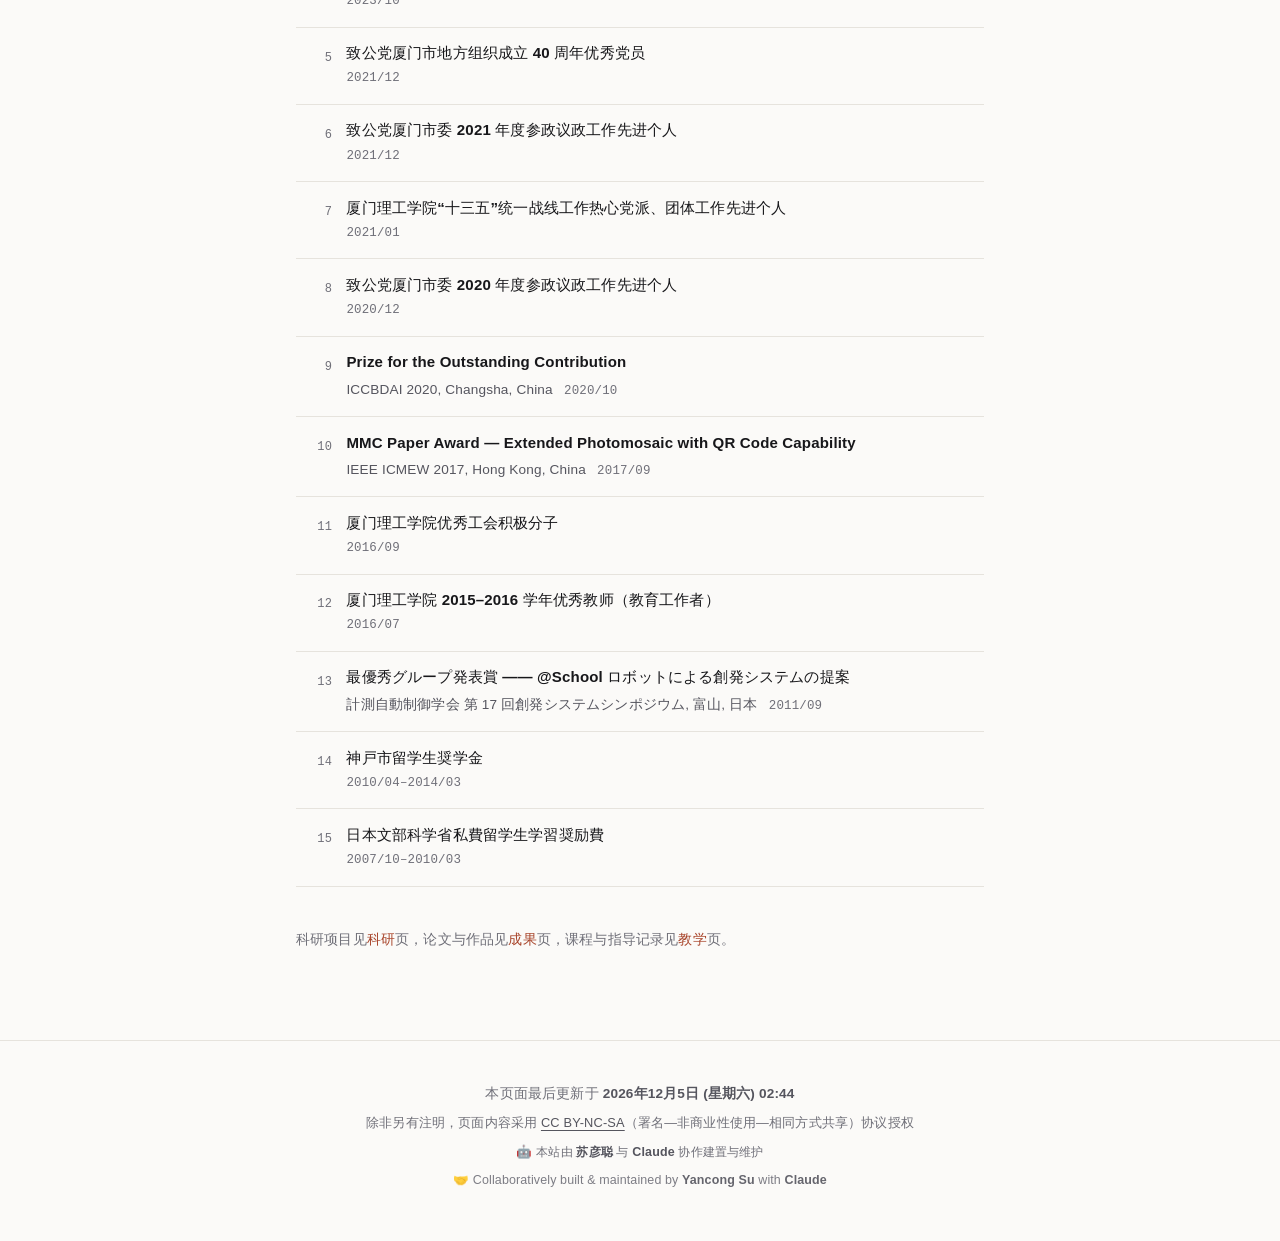
<file: cv.html>
<!DOCTYPE html>
<html lang="zh-CN">
<head>
<meta charset="UTF-8">
<meta name="viewport" content="width=device-width, initial-scale=1">
<title>简历 · 苏彦聪｜Yancong Su</title>
<meta name="description" content="苏彦聪的学习经历、工作经验、学术与社会兼职、荣誉表彰。">
<meta name="author" content="苏彦聪｜Yancong Su">
<meta property="og:type" content="profile">
<meta property="og:title" content="简历 · 苏彦聪｜Yancong Su">
<meta property="og:description" content="苏彦聪的学习经历、工作经验、学术与社会兼职、荣誉表彰。">
<meta property="og:url" content="http://suyancong.gitlink.net/">
<link rel="icon" href="assets/img/favicon.png">
<link rel="apple-touch-icon" href="assets/img/apple-touch-icon.png">
<!-- 首帧就套用已保存的主题，避免深色模式下白屏闪一下 -->
<script>(function(){try{var t=localStorage.getItem('theme');if(t)document.documentElement.setAttribute('data-theme',t);}catch(e){}})();</script>
<link rel="stylesheet" href="assets/css/main.css?v=20260825c">
</head>
<body>
<a class="skip-link" href="#main">跳到主要内容</a>
<header class="site-header">
  <nav class="nav" aria-label="主导航">
    <a class="nav__brand" href="index.html">苏彦聪｜Yancong Su</a>
    <ul class="nav__links">
      <li><a href="index.html">首页</a></li>
      <li><a href="publications.html">成果</a></li>
      <li><a href="research.html">科研</a></li>
      <li><a href="teaching.html">教学</a></li>
      <li><a href="cv.html" aria-current="page">简历</a></li>
    </ul>
    <button class="theme-toggle" type="button" aria-label="切换到深色模式">
      <svg class="icon-moon" viewBox="0 0 24 24" fill="none" stroke="currentColor" stroke-width="2" stroke-linecap="round" stroke-linejoin="round" aria-hidden="true"><path d="M21 12.79A9 9 0 1 1 11.21 3 7 7 0 0 0 21 12.79z"/></svg>
      <svg class="icon-sun" viewBox="0 0 24 24" fill="none" stroke="currentColor" stroke-width="2" stroke-linecap="round" stroke-linejoin="round" aria-hidden="true"><circle cx="12" cy="12" r="4"/><path d="M12 2v2M12 20v2M4.93 4.93l1.41 1.41M17.66 17.66l1.41 1.41M2 12h2M20 12h2M6.34 17.66l-1.41 1.41M19.07 4.93l-1.41 1.41"/></svg>
    </button>
  </nav>
</header>
<main id="main">
  <section>
    <div class="wrap">

      <div class="page-head">
        <h1>简历</h1>
        <p>苏彦聪 Yancong Su · 厦门理工学院影视与传播学院 副教授 · <a href="mailto:syc@xmut.edu.cn">syc@xmut.edu.cn</a></p>
      </div>

      <nav class="toc" aria-label="页内导航">
        <a href="#education">学习经历</a>
        <a href="#experience">工作经验</a>
        <a href="#service">学术兼职</a>
        <a href="#social">社会兼职</a>
        <a href="#honors">荣誉表彰</a>
      </nav>

      <!-- ============ 学习经历 ============ -->
      <h2 class="section-title" id="education">学习经历</h2>
      <ul class="timeline">
        <li>
          <div class="timeline__when">2014/03</div>
          <div class="timeline__what">
            <strong>博士 · 神户大学</strong>
            <span>国际文化学研究科 计算机与通信专业</span>
          </div>
        </li>
        <li>
          <div class="timeline__when">2011/03</div>
          <div class="timeline__what">
            <strong>硕士 · 神户大学</strong>
            <span>国际文化学研究科 全球文化专业</span>
          </div>
        </li>
        <li>
          <div class="timeline__when">2009/03</div>
          <div class="timeline__what">
            <strong>学士 · 山梨英和大学</strong>
            <span>人间文化学部 信息媒体专业</span>
          </div>
        </li>
      </ul>

      <!-- ============ 工作经验 ============ -->
      <h2 class="section-title" id="experience">工作经验</h2>
      <ul class="timeline">
        <li>
          <div class="timeline__when">2024/10–至今</div>
          <div class="timeline__what">
            <strong>副教授 · 厦门理工学院</strong>
            <span>影视与传播学院</span>
          </div>
        </li>
        <li>
          <div class="timeline__when">2020/10–2024/09</div>
          <div class="timeline__what">
            <strong>副教授 · 厦门理工学院</strong>
            <span>设计艺术学院</span>
          </div>
        </li>
        <li>
          <div class="timeline__when">2018/04–2020/09</div>
          <div class="timeline__what">
            <strong>讲师 · 厦门理工学院</strong>
            <span>设计艺术学院</span>
          </div>
        </li>
        <li>
          <div class="timeline__when">2017/12–2019/12</div>
          <div class="timeline__what">
            <strong>挂职干部 · 厦门市发展和改革委员会</strong>
            <span>社会发展处</span>
          </div>
        </li>
        <li>
          <div class="timeline__when">2014/09–2018/03</div>
          <div class="timeline__what">
            <strong>讲师 · 厦门理工学院</strong>
            <span>数字创意与传播学院</span>
          </div>
        </li>
        <li>
          <div class="timeline__when">2014/04–2014/08</div>
          <div class="timeline__what">
            <strong>讲师 · 神户女子大学</strong>
            <span>家政学部</span>
          </div>
        </li>
        <li>
          <div class="timeline__when">2013/04–2014/03</div>
          <div class="timeline__what">
            <strong>助教 · 大手前大学</strong>
            <span>学习支援中心</span>
          </div>
        </li>
        <li>
          <div class="timeline__when">2012/08–2013/03</div>
          <div class="timeline__what">
            <strong>助理研究员 · 神户制钢集团</strong>
            <span>神钢研究所</span>
          </div>
        </li>
        <li>
          <div class="timeline__when">2010/04–2012/07</div>
          <div class="timeline__what">
            <strong>教学助手 · 放送大学</strong>
            <span>兵库学习中心</span>
          </div>
        </li>
        <li>
          <div class="timeline__when">2009/04–2014/03</div>
          <div class="timeline__what">
            <strong>教学助手 · 神户大学</strong>
            <span>大学教育推进机构</span>
          </div>
        </li>
      </ul>

      <!-- ============ 学术兼职 ============ -->
      <h2 class="section-title" id="service">学术兼职</h2>
      <ul class="roles">
        <li><span class="org">中国科协科普中国</span><span class="post">专家</span></li>
        <li><span class="org">福建省科技特派员</span><span class="post">专家</span></li>
        <li><span class="org">中国计算机学会</span><span class="post">高级会员</span></li>
        <li><span class="org">中国计算机学会青年计算机科技论坛<a href="https://wiki.ima.qq.com/knowledge-base-share?shareId=cd77021bb8c775fc990a448b3d02786895dc38858a9274011969a9fa66e262bb" rel="noopener">厦门分论坛（YOCSEF Xiamen）</a></span><span class="post">主席（2025–2026）</span></li>
        <li><span class="org">中国计算机学会计算艺术分会</span><span class="post">执行委员</span></li>
        <li><span class="org">中国计算机学会厦门分部</span><span class="post">A 类委员（2024–2026）</span></li>
        <li><span class="org">中国人工智能学会</span><span class="post">会员</span></li>
        <li><span class="org">日本系统控制信息学会</span><span class="post">会员</span></li>
        <li><span class="org">虚拟现实与三维可视化福建省高校重点实验室</span><span class="post">成员</span></li>
        <li><span class="org">厦门市机器人系统与数字制造重点实验室</span><span class="post">成员</span></li>
        <li><span class="org">闽侨智库厦门理工学院研究中心</span><span class="post">成员</span></li>
      </ul>

      <!-- ============ 社会兼职 ============ -->
      <h2 class="section-title" id="social">社会兼职</h2>
      <ul class="roles">
        <li><span class="org">集美区九届政协</span><span class="post">特邀研究员</span></li>
        <li><span class="org">致公党厦门市委留学人员委员会</span><span class="post">副主任</span></li>
        <li><span class="org">致公党厦门理工学院总支部</span><span class="post">副主委</span></li>
        <li><span class="org">厦门市欧美同学会集美分会</span><span class="post">副会长</span></li>
        <li><span class="org">厦门市欧美同学会留日分会</span><span class="post">理事</span></li>
        <li><span class="org">德化县欧美同学会（留学人员联谊会）</span><span class="post">常务理事</span></li>
        <li><span class="org">厦门理工学院欧美同学会（留学人员联谊会）</span><span class="post">秘书长</span></li>
        <li><span class="org">福建省新侨人才联谊会</span><span class="post">常务理事</span></li>
        <li><span class="org">厦门市侨联第四、第五届青年委员会</span><span class="post">委员</span></li>
        <li><span class="org">集美区侨联第九届委员会</span><span class="post">委员</span></li>
        <li><span class="org">集美区海外联谊会第六届理事会</span><span class="post">理事</span></li>
        <li><span class="org">厦门理工学院第二届侨联委员会</span><span class="post">副秘书长</span></li>
        <li><span class="org">厦门市文化创意产业协会第三、第四届监事会</span><span class="post">监事</span></li>
        <li><span class="org">德化县翻译工作者协会</span><span class="post">副会长</span></li>
      </ul>

      <!-- ============ 荣誉表彰 ============ -->
      <h2 class="section-title" id="honors">荣誉表彰</h2>
      <ul class="entries">
        <li><div><div class="entry__title">福建省传播学会 2025 年学术年会青年学者论文评比三等奖</div><div class="entry__meta"><time>2025/11</time></div></div></li>
        <li><div><div class="entry__title">致公党厦门市委 2024 年度对外联络先进个人</div><div class="entry__meta"><time>2024/12</time></div></div></li>
        <li><div><div class="entry__title">致公党厦门市委“凝心铸魂强根基、团结奋进新征程”主题教育先进个人</div><div class="entry__meta"><time>2024/06</time></div></div></li>
        <li><div><div class="entry__title">厦门理工学院优秀工会积极分子</div><div class="entry__meta"><time>2023/10</time></div></div></li>
        <li><div><div class="entry__title">致公党厦门市地方组织成立 40 周年优秀党员</div><div class="entry__meta"><time>2021/12</time></div></div></li>
        <li><div><div class="entry__title">致公党厦门市委 2021 年度参政议政工作先进个人</div><div class="entry__meta"><time>2021/12</time></div></div></li>
        <li><div><div class="entry__title">厦门理工学院“十三五”统一战线工作热心党派、团体工作先进个人</div><div class="entry__meta"><time>2021/01</time></div></div></li>
        <li><div><div class="entry__title">致公党厦门市委 2020 年度参政议政工作先进个人</div><div class="entry__meta"><time>2020/12</time></div></div></li>
        <li><div><div class="entry__title">Prize for the Outstanding Contribution</div><div class="entry__meta"><span>ICCBDAI 2020, Changsha, China</span><time>2020/10</time></div></div></li>
        <li><div><div class="entry__title">MMC Paper Award — Extended Photomosaic with QR Code Capability</div><div class="entry__meta"><span>IEEE ICMEW 2017, Hong Kong, China</span><time>2017/09</time></div></div></li>
        <li><div><div class="entry__title">厦门理工学院优秀工会积极分子</div><div class="entry__meta"><time>2016/09</time></div></div></li>
        <li><div><div class="entry__title">厦门理工学院 2015–2016 学年优秀教师（教育工作者）</div><div class="entry__meta"><time>2016/07</time></div></div></li>
        <li><div><div class="entry__title">最優秀グループ発表賞 —— @School ロボットによる創発システムの提案</div><div class="entry__meta"><span>計測自動制御学会 第 17 回創発システムシンポジウム, 富山, 日本</span><time>2011/09</time></div></div></li>
        <li><div><div class="entry__title">神戸市留学生奨学金</div><div class="entry__meta"><time>2010/04–2014/03</time></div></div></li>
        <li><div><div class="entry__title">日本文部科学省私費留学生学習奨励費</div><div class="entry__meta"><time>2007/10–2010/03</time></div></div></li>
      </ul>

      <p style="margin-top:2.5rem;font-size:.9rem;color:var(--text-3)">
        科研项目见<a href="research.html">科研</a>页，论文与作品见<a href="publications.html">成果</a>页，课程与指导记录见<a href="teaching.html">教学</a>页。
      </p>

    </div>
  </section>
</main>
<footer class="site-footer">
  <div class="wrap">
    <!-- 更新时间由 main.js 从 HTTP Last-Modified 填入；没有脚本时整行不显示，避免给出过期日期 -->
    <p class="site-footer__updated" hidden>本页面最后更新于 <time id="site-updated"></time></p>
    <p class="site-footer__license">除非另有注明，页面内容采用 <a href="https://creativecommons.org/licenses/by-nc-sa/4.0/deed.zh-hans" rel="license noopener">CC BY-NC-SA</a>（署名—非商业性使用—相同方式共享）协议授权</p>
    <p class="site-footer__credit">🤖 本站由 <a href="index.html"><strong>苏彦聪</strong></a> 与 <strong>Claude</strong> 协作建置与维护</p>
    <p class="site-footer__credit" lang="en">🤝 Collaboratively built &amp; maintained by <a href="index.html"><strong>Yancong Su</strong></a> with <strong>Claude</strong></p>
  </div>
</footer>

<script src="assets/js/main.js?v=20260825c"></script>
</body>
</html>
</file>
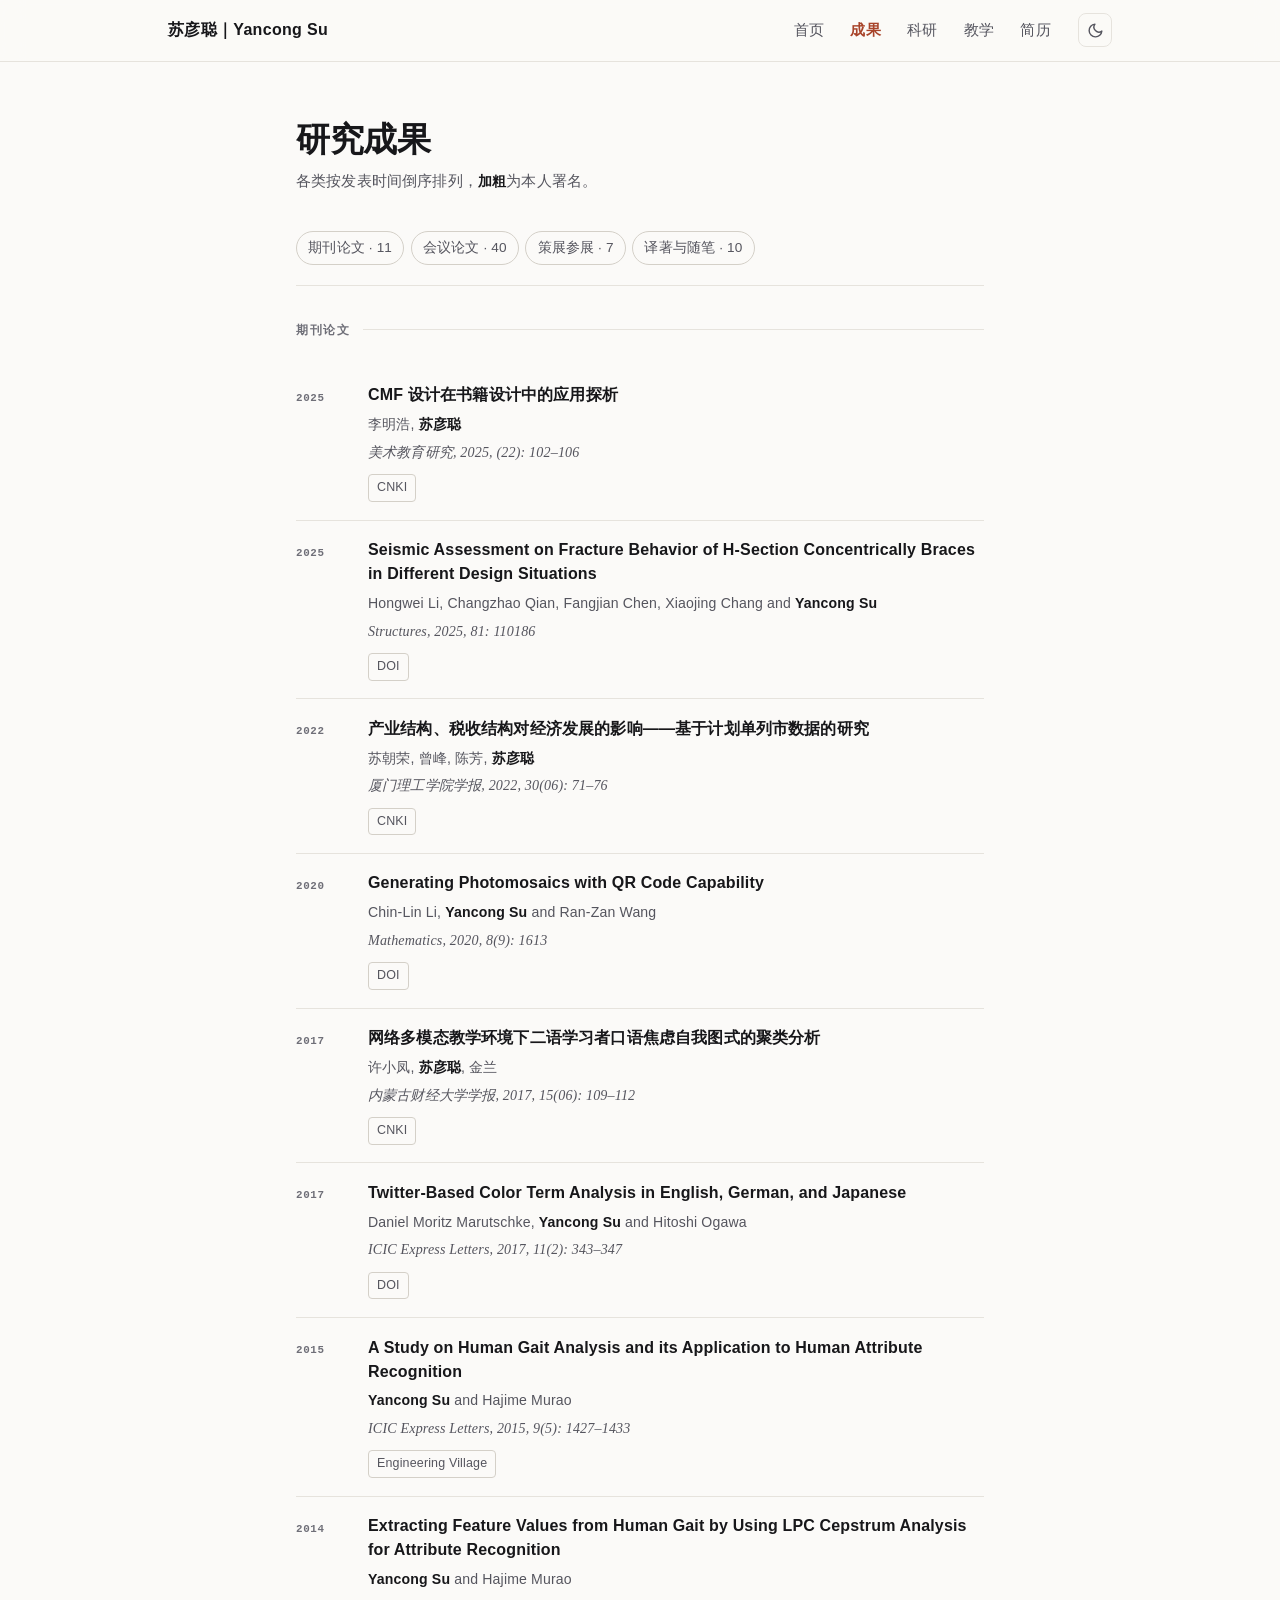
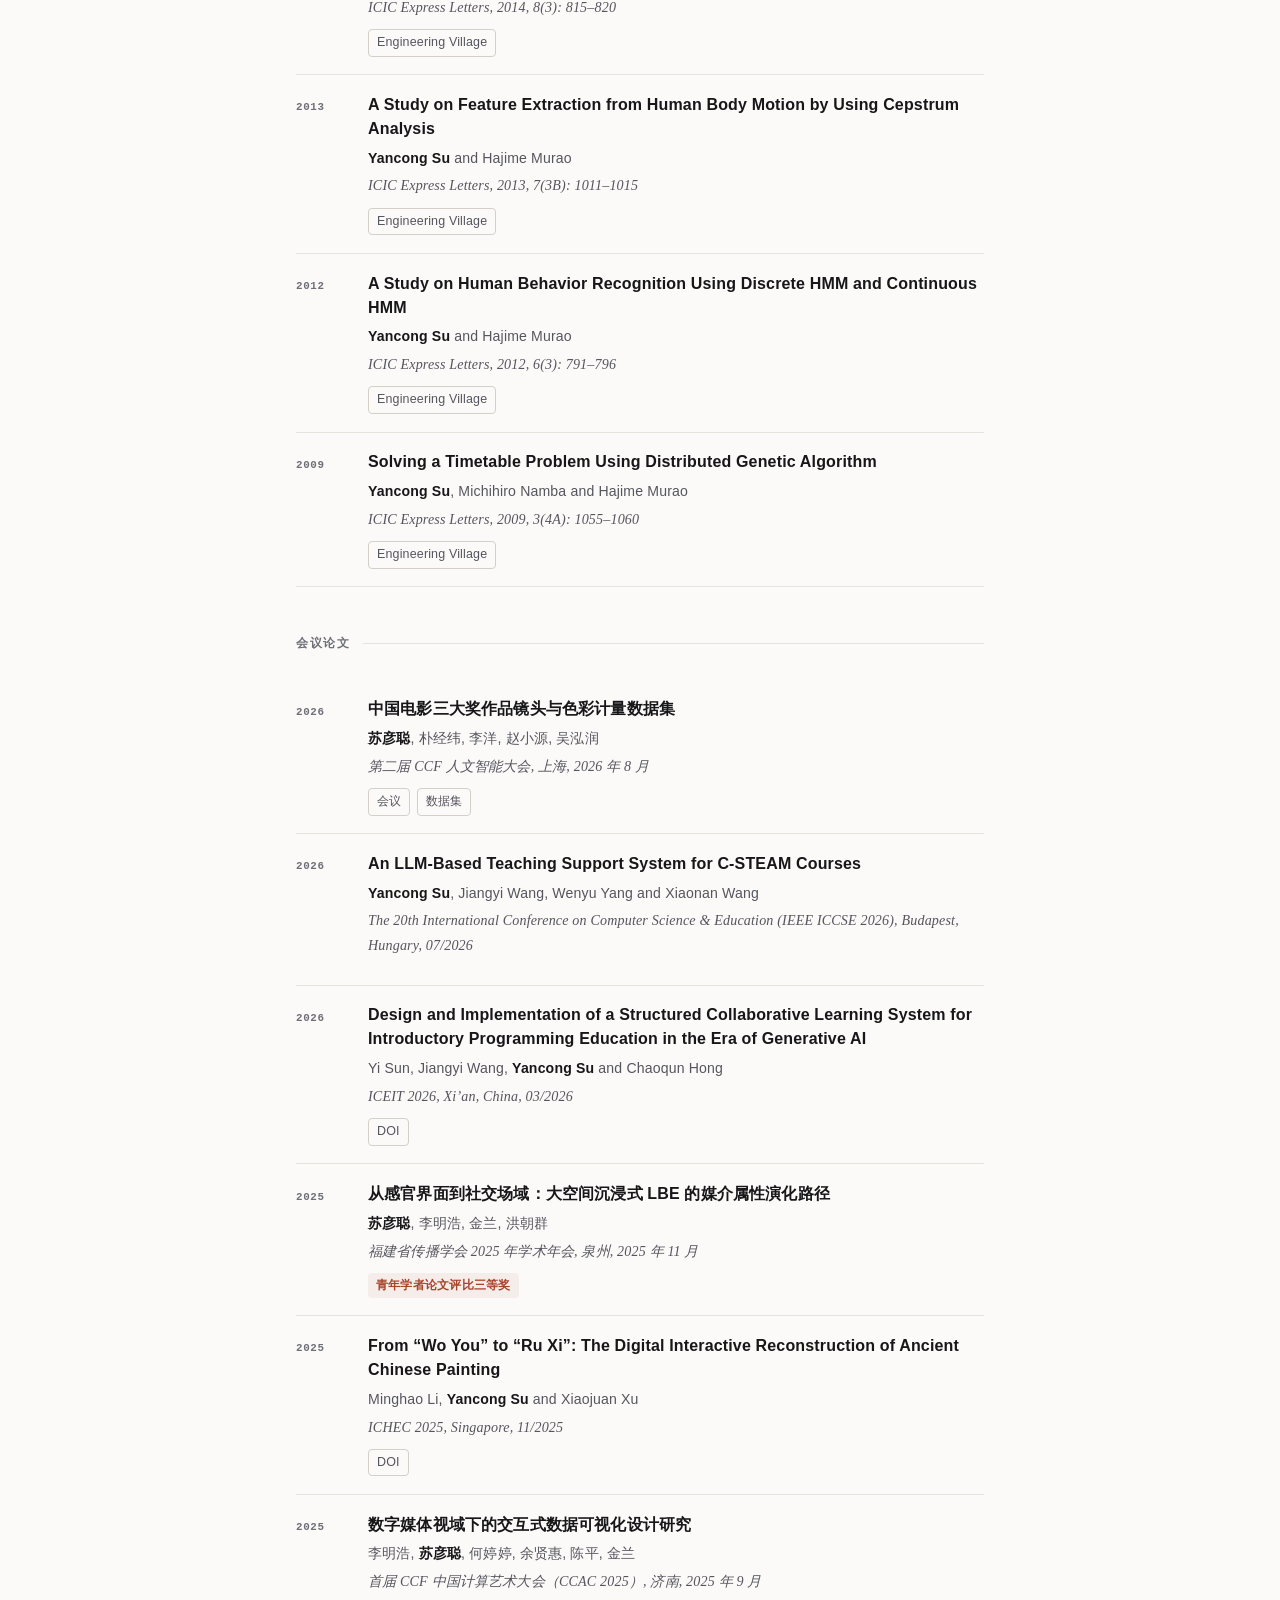
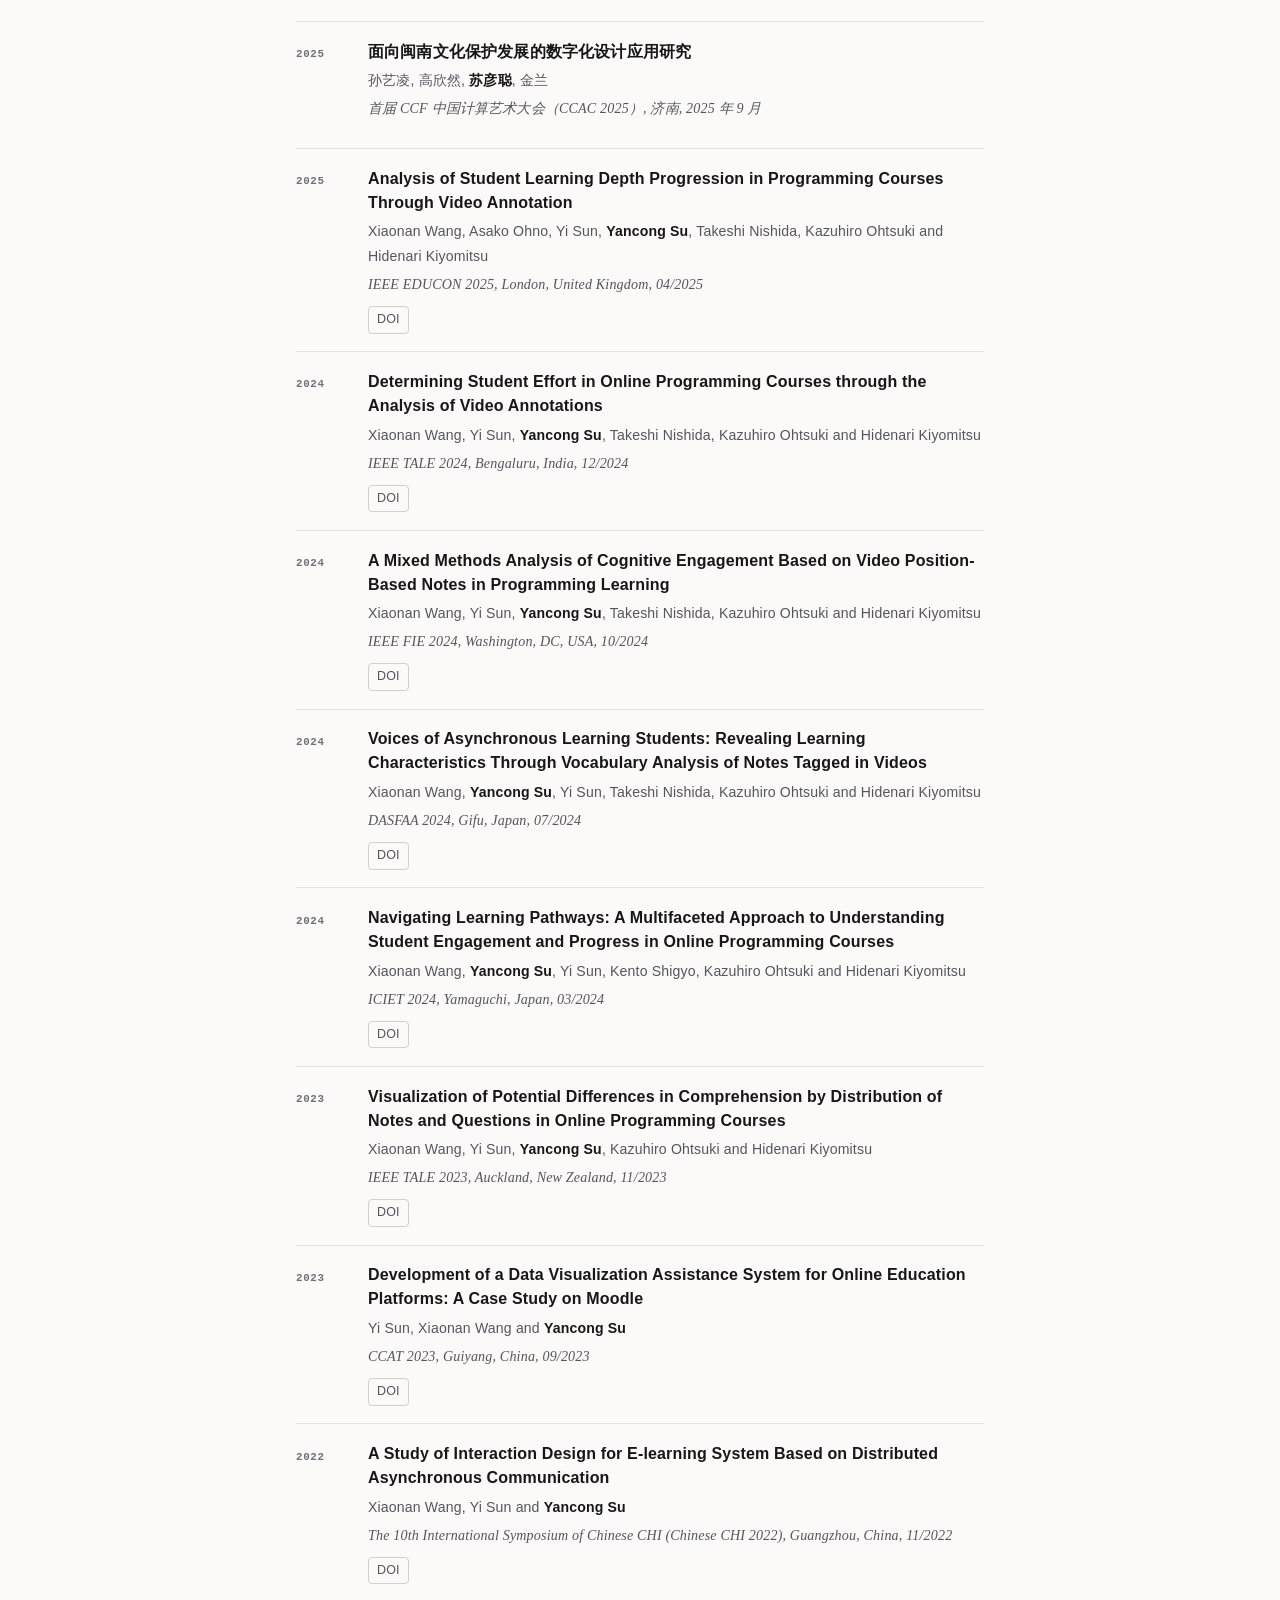
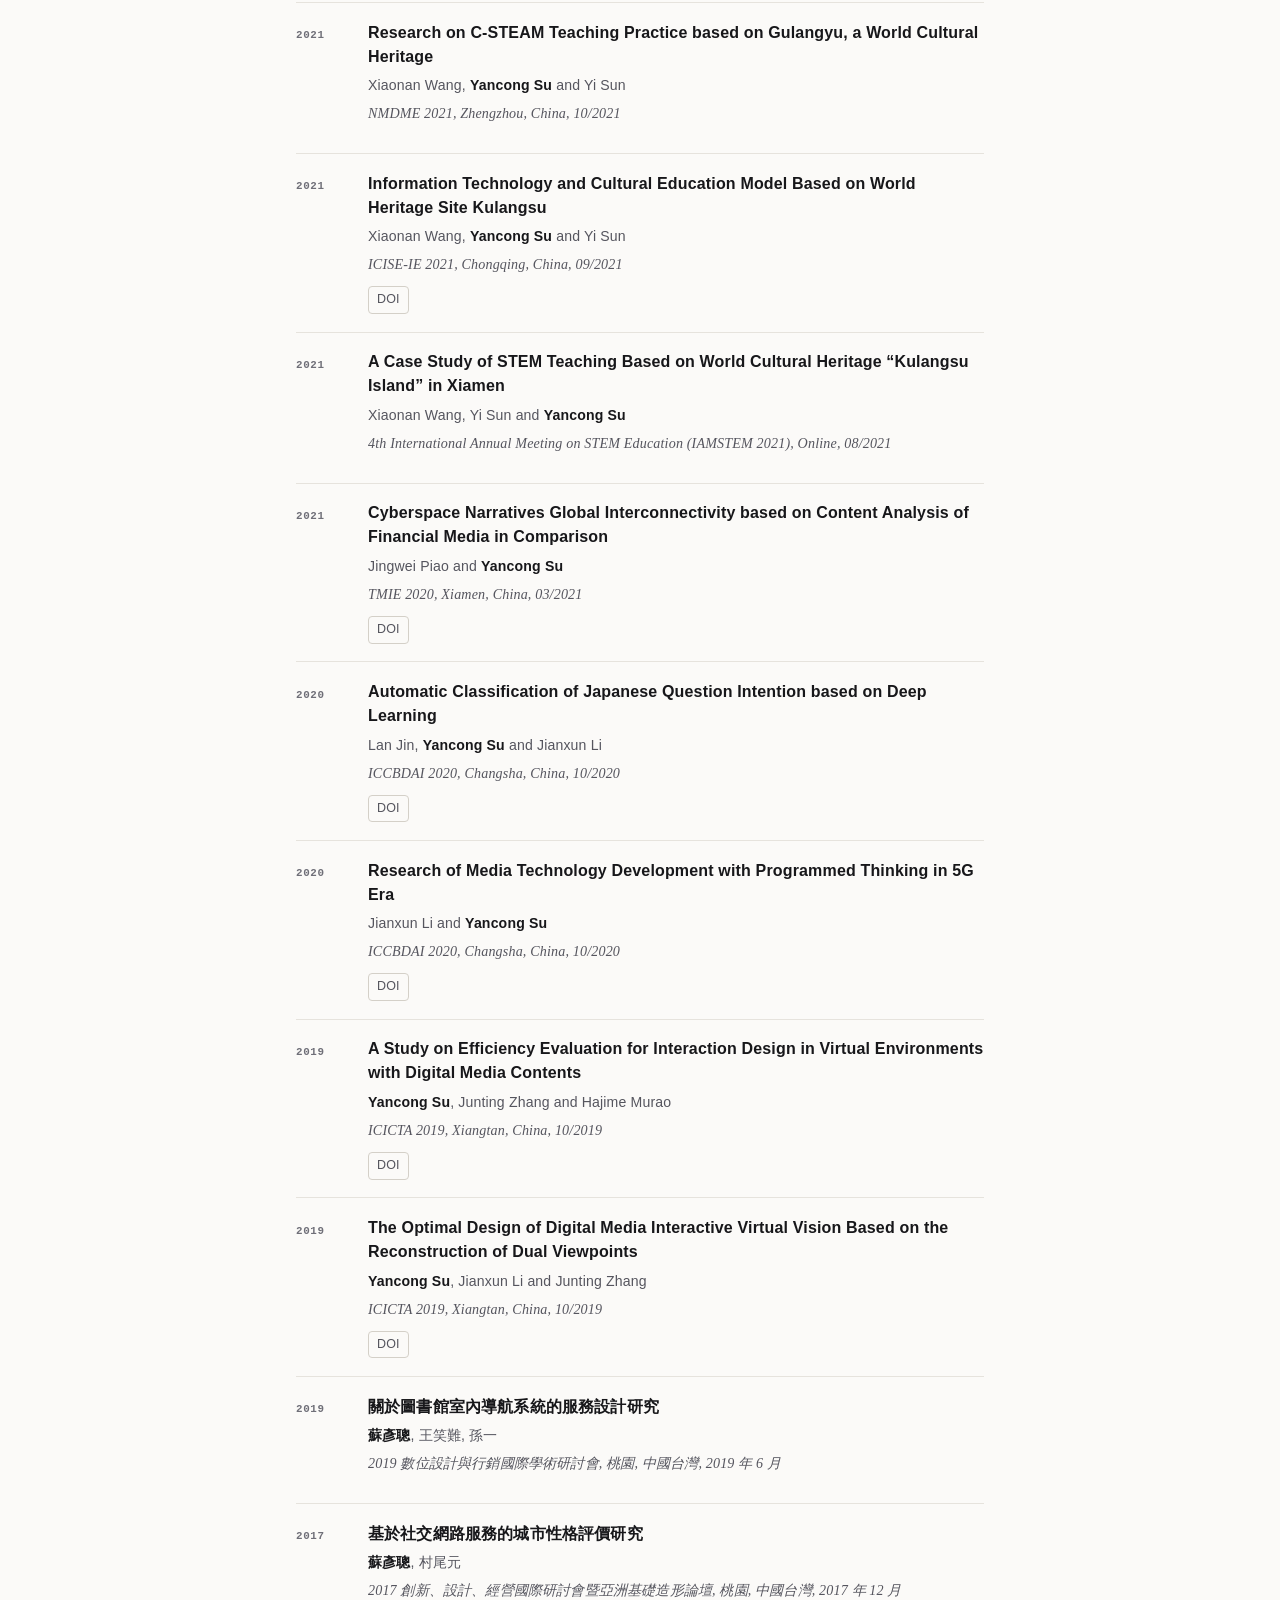
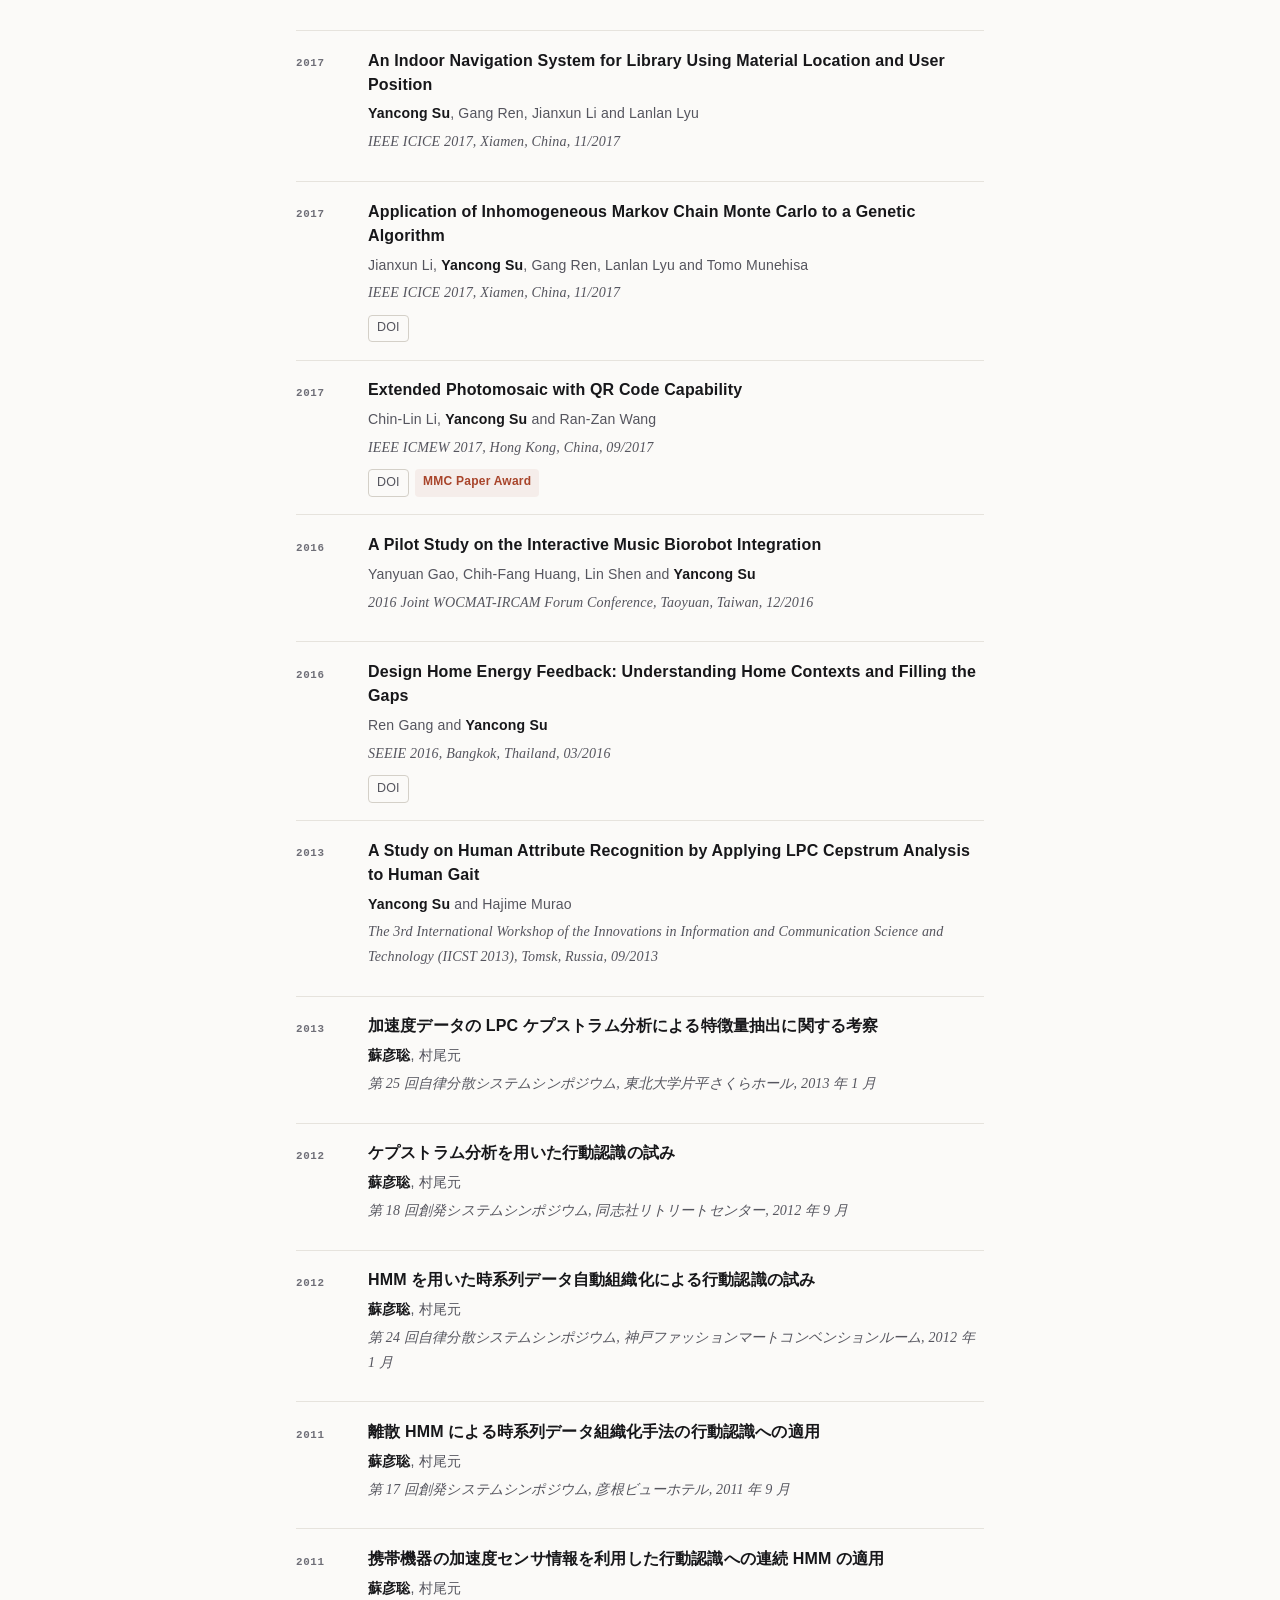
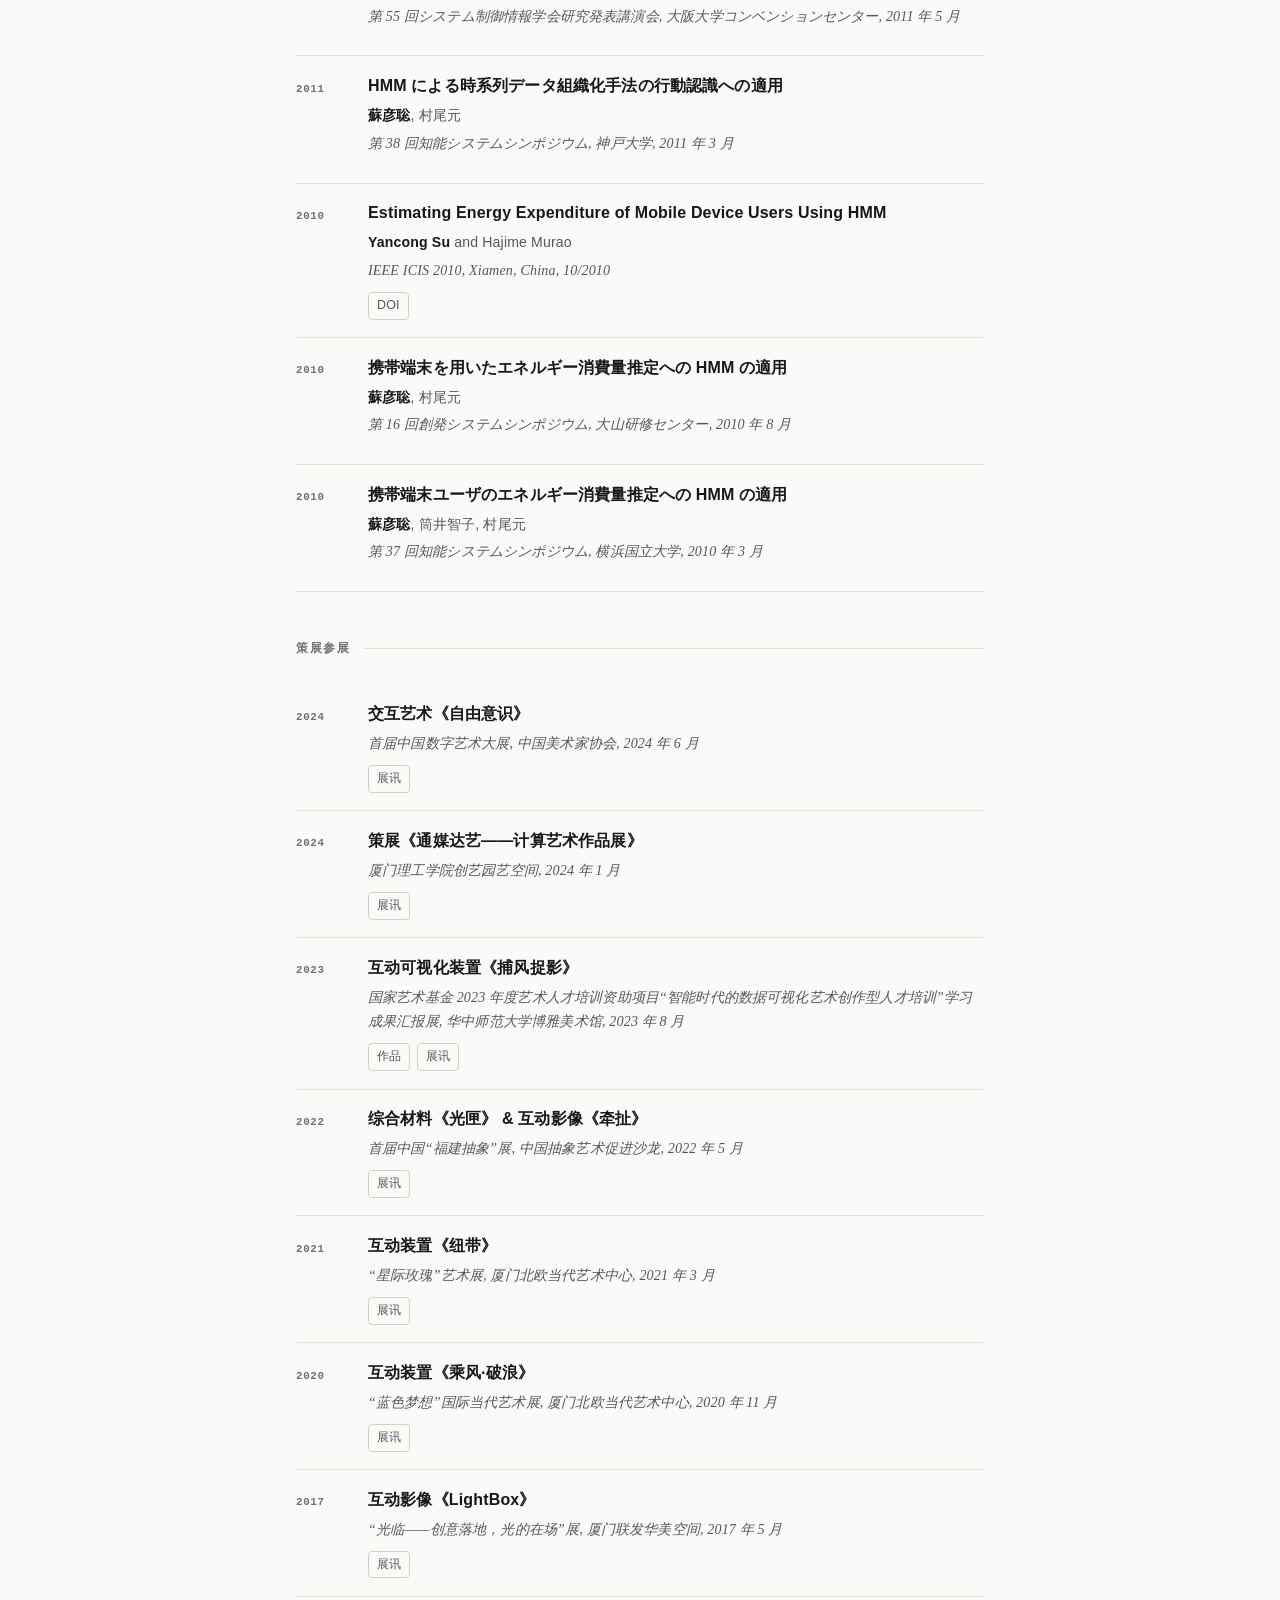
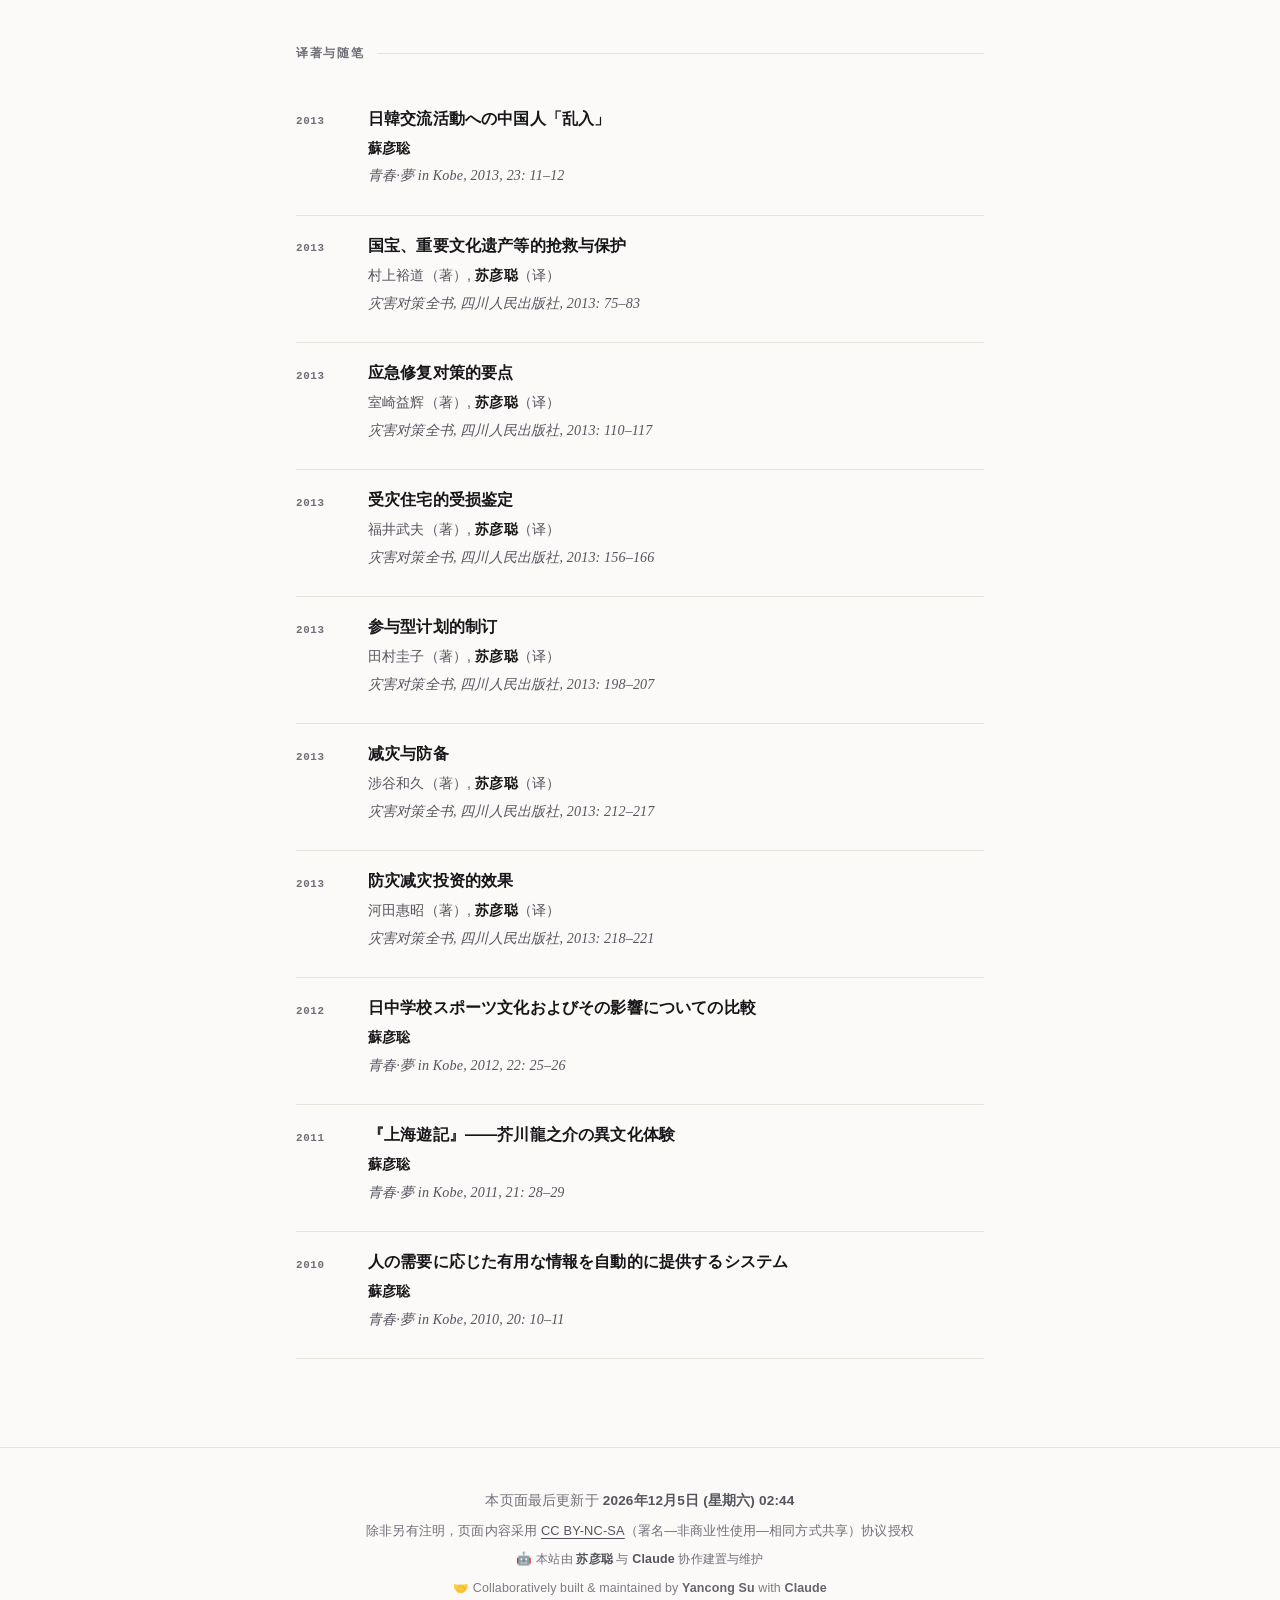
<file: publications.html>
<!DOCTYPE html>
<html lang="zh-CN">
<head>
<meta charset="UTF-8">
<meta name="viewport" content="width=device-width, initial-scale=1">
<title>研究成果 · 苏彦聪｜Yancong Su</title>
<meta name="description" content="苏彦聪的期刊论文、会议论文、策展参展与译著随笔完整列表。">
<meta name="author" content="苏彦聪｜Yancong Su">
<meta property="og:type" content="profile">
<meta property="og:title" content="研究成果 · 苏彦聪｜Yancong Su">
<meta property="og:description" content="苏彦聪的期刊论文、会议论文、策展参展与译著随笔完整列表。">
<meta property="og:url" content="http://suyancong.gitlink.net/">
<link rel="icon" href="assets/img/favicon.png">
<link rel="apple-touch-icon" href="assets/img/apple-touch-icon.png">
<!-- 首帧就套用已保存的主题，避免深色模式下白屏闪一下 -->
<script>(function(){try{var t=localStorage.getItem('theme');if(t)document.documentElement.setAttribute('data-theme',t);}catch(e){}})();</script>
<link rel="stylesheet" href="assets/css/main.css?v=20260825c">
</head>
<body>
<a class="skip-link" href="#main">跳到主要内容</a>
<header class="site-header">
  <nav class="nav" aria-label="主导航">
    <a class="nav__brand" href="index.html">苏彦聪｜Yancong Su</a>
    <ul class="nav__links">
      <li><a href="index.html">首页</a></li>
      <li><a href="publications.html" aria-current="page">成果</a></li>
      <li><a href="research.html">科研</a></li>
      <li><a href="teaching.html">教学</a></li>
      <li><a href="cv.html">简历</a></li>
    </ul>
    <button class="theme-toggle" type="button" aria-label="切换到深色模式">
      <svg class="icon-moon" viewBox="0 0 24 24" fill="none" stroke="currentColor" stroke-width="2" stroke-linecap="round" stroke-linejoin="round" aria-hidden="true"><path d="M21 12.79A9 9 0 1 1 11.21 3 7 7 0 0 0 21 12.79z"/></svg>
      <svg class="icon-sun" viewBox="0 0 24 24" fill="none" stroke="currentColor" stroke-width="2" stroke-linecap="round" stroke-linejoin="round" aria-hidden="true"><circle cx="12" cy="12" r="4"/><path d="M12 2v2M12 20v2M4.93 4.93l1.41 1.41M17.66 17.66l1.41 1.41M2 12h2M20 12h2M6.34 17.66l-1.41 1.41M19.07 4.93l-1.41 1.41"/></svg>
    </button>
  </nav>
</header>
<main id="main">
  <section>
    <div class="wrap">

      <div class="page-head">
        <h1>研究成果</h1>
        <p>各类按发表时间倒序排列，<span class="pub__authors" style="display:inline"><span class="me">加粗</span></span>为本人署名。</p>
      </div>

      <nav class="toc" aria-label="页内导航">
        <a href="#journal">期刊论文 · 11</a>
        <a href="#conference">会议论文 · 40</a>
        <a href="#exhibition">策展参展 · 7</a>
        <a href="#other">译著与随笔 · 10</a>
      </nav>

      <!-- ============ 期刊论文 ============ -->
      <h2 class="section-title" id="journal">期刊论文</h2>
      <ul class="pub-list">

        <li class="pub"><div class="pub__type">2025</div><div>
          <div class="pub__title">CMF 设计在书籍设计中的应用探析</div>
          <div class="pub__authors">李明浩, <span class="me">苏彦聪</span></div>
          <div class="pub__venue">美术教育研究, 2025, (22): 102–106</div>
          <div class="pub__links"><a href="https://kns.cnki.net/kcms2/article/abstract?v=fvaKTeWl6eKft5FSFn_kCgV6NieAxpyfdCcPw_Poi8kN8Qm8zh1NDX-bqEgD93lZjpKdM-1961nmmhNycoI9ZHvVSNt4wyabQU3XlWtkbS2VJaxbUf5LjWULFM4q1DgRZl_bWQS-_u2cotvqLYKq8ugA251D02DoTykL2QsiJIk=" rel="noopener">CNKI</a></div>
        </div></li>

        <li class="pub"><div class="pub__type">2025</div><div>
          <div class="pub__title">Seismic Assessment on Fracture Behavior of H-Section Concentrically Braces in Different Design Situations</div>
          <div class="pub__authors">Hongwei Li, Changzhao Qian, Fangjian Chen, Xiaojing Chang and <span class="me">Yancong Su</span></div>
          <div class="pub__venue">Structures, 2025, 81: 110186</div>
          <div class="pub__links"><a href="https://doi.org/10.1016/j.istruc.2025.110186" rel="noopener">DOI</a></div>
        </div></li>

        <li class="pub"><div class="pub__type">2022</div><div>
          <div class="pub__title">产业结构、税收结构对经济发展的影响——基于计划单列市数据的研究</div>
          <div class="pub__authors">苏朝荣, 曾峰, 陈芳, <span class="me">苏彦聪</span></div>
          <div class="pub__venue">厦门理工学院学报, 2022, 30(06): 71–76</div>
          <div class="pub__links"><a href="https://kns.cnki.net/kcms2/article/abstract?v=WfYi3ZLogAaS6Vw_iOcnf83AHS8qzdM_n_1QxIJnOFUoKvASjodLtF4pYozGAIKnUNkr-tttax8wY-C8VHlBSPuV7XEZfV9jJCeqLgXqbh47ecii5QAiNxaDq6T44zasb0DcUIccWjY" rel="noopener">CNKI</a></div>
        </div></li>

        <li class="pub"><div class="pub__type">2020</div><div>
          <div class="pub__title">Generating Photomosaics with QR Code Capability</div>
          <div class="pub__authors">Chin-Lin Li, <span class="me">Yancong Su</span> and Ran-Zan Wang</div>
          <div class="pub__venue">Mathematics, 2020, 8(9): 1613</div>
          <div class="pub__links"><a href="https://doi.org/10.3390/math8091613" rel="noopener">DOI</a></div>
        </div></li>

        <li class="pub"><div class="pub__type">2017</div><div>
          <div class="pub__title">网络多模态教学环境下二语学习者口语焦虑自我图式的聚类分析</div>
          <div class="pub__authors">许小凤, <span class="me">苏彦聪</span>, 金兰</div>
          <div class="pub__venue">内蒙古财经大学学报, 2017, 15(06): 109–112</div>
          <div class="pub__links"><a href="https://kns.cnki.net/kcms2/article/abstract?v=3uoqIhG8C44YLTlOAiTRKibYlV5Vjs7i0-kJR0HYBJ80QN9L51zrP81NYsCmlBLh6byt2BlIkAtN_Ic_vTFJ5vydf9xr4Jsi" rel="noopener">CNKI</a></div>
        </div></li>

        <li class="pub"><div class="pub__type">2017</div><div>
          <div class="pub__title">Twitter-Based Color Term Analysis in English, German, and Japanese</div>
          <div class="pub__authors">Daniel Moritz Marutschke, <span class="me">Yancong Su</span> and Hitoshi Ogawa</div>
          <div class="pub__venue">ICIC Express Letters, 2017, 11(2): 343–347</div>
          <div class="pub__links"><a href="https://doi.org/10.24507/icicel.11.02.343" rel="noopener">DOI</a></div>
        </div></li>

        <li class="pub"><div class="pub__type">2015</div><div>
          <div class="pub__title">A Study on Human Gait Analysis and its Application to Human Attribute Recognition</div>
          <div class="pub__authors"><span class="me">Yancong Su</span> and Hajime Murao</div>
          <div class="pub__venue">ICIC Express Letters, 2015, 9(5): 1427–1433</div>
          <div class="pub__links"><a href="https://www.engineeringvillage.com/app/doc/?docid=cpx_M7e87df9b14d300b1a28M550f10178163171" rel="noopener">Engineering Village</a></div>
        </div></li>

        <li class="pub"><div class="pub__type">2014</div><div>
          <div class="pub__title">Extracting Feature Values from Human Gait by Using LPC Cepstrum Analysis for Attribute Recognition</div>
          <div class="pub__authors"><span class="me">Yancong Su</span> and Hajime Murao</div>
          <div class="pub__venue">ICIC Express Letters, 2014, 8(3): 815–820</div>
          <div class="pub__links"><a href="https://www.engineeringvillage.com/app/doc/?docid=cpx_8c3247144232f0354M4f862061377553" rel="noopener">Engineering Village</a></div>
        </div></li>

        <li class="pub"><div class="pub__type">2013</div><div>
          <div class="pub__title">A Study on Feature Extraction from Human Body Motion by Using Cepstrum Analysis</div>
          <div class="pub__authors"><span class="me">Yancong Su</span> and Hajime Murao</div>
          <div class="pub__venue">ICIC Express Letters, 2013, 7(3B): 1011–1015</div>
          <div class="pub__links"><a href="https://www.engineeringvillage.com/app/doc/?docid=cpx_6e3d6013dcc7bede9M54312061377553" rel="noopener">Engineering Village</a></div>
        </div></li>

        <li class="pub"><div class="pub__type">2012</div><div>
          <div class="pub__title">A Study on Human Behavior Recognition Using Discrete HMM and Continuous HMM</div>
          <div class="pub__authors"><span class="me">Yancong Su</span> and Hajime Murao</div>
          <div class="pub__venue">ICIC Express Letters, 2012, 6(3): 791–796</div>
          <div class="pub__links"><a href="https://www.engineeringvillage.com/app/doc/?docid=cpx_6e3d60135bfe91e8aM78432061377553" rel="noopener">Engineering Village</a></div>
        </div></li>

        <li class="pub"><div class="pub__type">2009</div><div>
          <div class="pub__title">Solving a Timetable Problem Using Distributed Genetic Algorithm</div>
          <div class="pub__authors"><span class="me">Yancong Su</span>, Michihiro Namba and Hajime Murao</div>
          <div class="pub__venue">ICIC Express Letters, 2009, 3(4A): 1055–1060</div>
          <div class="pub__links"><a href="https://www.engineeringvillage.com/app/doc/?docid=cpx_535b58129a8720254M4e292061377553" rel="noopener">Engineering Village</a></div>
        </div></li>

      </ul>
      <!-- ============ 会议论文 ============ -->
      <h2 class="section-title" id="conference">会议论文</h2>
      <ul class="pub-list">

        <li class="pub"><div class="pub__type">2026</div><div>
          <div class="pub__title">中国电影三大奖作品镜头与色彩计量数据集</div>
          <div class="pub__authors"><span class="me">苏彦聪</span>, 朴经纬, 李洋, 赵小源, 吴泓润</div>
          <div class="pub__venue">第二届 CCF 人文智能大会, 上海, 2026 年 8 月</div>
          <div class="pub__links"><a href="https://ccf.org.cn/ai4h2026/news_d_3211" rel="noopener">会议</a><a href="https://github.com/sogensou/china-film-awards-cinemetrics" rel="noopener">数据集</a></div>
        </div></li>

        <li class="pub"><div class="pub__type">2026</div><div>
          <div class="pub__title">An LLM-Based Teaching Support System for C-STEAM Courses</div>
          <div class="pub__authors"><span class="me">Yancong Su</span>, Jiangyi Wang, Wenyu Yang and Xiaonan Wang</div>
          <div class="pub__venue">The 20th International Conference on Computer Science &amp; Education (IEEE ICCSE 2026), Budapest, Hungary, 07/2026</div>
        </div></li>

        <li class="pub"><div class="pub__type">2026</div><div>
          <div class="pub__title">Design and Implementation of a Structured Collaborative Learning System for Introductory Programming Education in the Era of Generative AI</div>
          <div class="pub__authors">Yi Sun, Jiangyi Wang, <span class="me">Yancong Su</span> and Chaoqun Hong</div>
          <div class="pub__venue">ICEIT 2026, Xi’an, China, 03/2026</div>
          <div class="pub__links"><a href="https://doi.org/10.1109/ICEIT68991.2026.11521390" rel="noopener">DOI</a></div>
        </div></li>

        <li class="pub"><div class="pub__type">2025</div><div>
          <div class="pub__title">从感官界面到社交场域：大空间沉浸式 LBE 的媒介属性演化路径</div>
          <div class="pub__authors"><span class="me">苏彦聪</span>, 李明浩, 金兰, 洪朝群</div>
          <div class="pub__venue">福建省传播学会 2025 年学术年会, 泉州, 2025 年 11 月</div>
          <div class="pub__links"><span class="tag">青年学者论文评比三等奖</span></div>
        </div></li>

        <li class="pub"><div class="pub__type">2025</div><div>
          <div class="pub__title">From “Wo You” to “Ru Xi”: The Digital Interactive Reconstruction of Ancient Chinese Painting</div>
          <div class="pub__authors">Minghao Li, <span class="me">Yancong Su</span> and Xiaojuan Xu</div>
          <div class="pub__venue">ICHEC 2025, Singapore, 11/2025</div>
          <div class="pub__links"><a href="https://doi.org/10.1145/3786995.3787035" rel="noopener">DOI</a></div>
        </div></li>

        <li class="pub"><div class="pub__type">2025</div><div>
          <div class="pub__title">数字媒体视域下的交互式数据可视化设计研究</div>
          <div class="pub__authors">李明浩, <span class="me">苏彦聪</span>, 何婷婷, 余贤惠, 陈平, 金兰</div>
          <div class="pub__venue">首届 CCF 中国计算艺术大会（CCAC 2025）, 济南, 2025 年 9 月</div>
        </div></li>

        <li class="pub"><div class="pub__type">2025</div><div>
          <div class="pub__title">面向闽南文化保护发展的数字化设计应用研究</div>
          <div class="pub__authors">孙艺凌, 高欣然, <span class="me">苏彦聪</span>, 金兰</div>
          <div class="pub__venue">首届 CCF 中国计算艺术大会（CCAC 2025）, 济南, 2025 年 9 月</div>
        </div></li>

        <li class="pub"><div class="pub__type">2025</div><div>
          <div class="pub__title">Analysis of Student Learning Depth Progression in Programming Courses Through Video Annotation</div>
          <div class="pub__authors">Xiaonan Wang, Asako Ohno, Yi Sun, <span class="me">Yancong Su</span>, Takeshi Nishida, Kazuhiro Ohtsuki and Hidenari Kiyomitsu</div>
          <div class="pub__venue">IEEE EDUCON 2025, London, United Kingdom, 04/2025</div>
          <div class="pub__links"><a href="https://doi.org/10.1109/EDUCON62633.2025.11016634" rel="noopener">DOI</a></div>
        </div></li>

        <li class="pub"><div class="pub__type">2024</div><div>
          <div class="pub__title">Determining Student Effort in Online Programming Courses through the Analysis of Video Annotations</div>
          <div class="pub__authors">Xiaonan Wang, Yi Sun, <span class="me">Yancong Su</span>, Takeshi Nishida, Kazuhiro Ohtsuki and Hidenari Kiyomitsu</div>
          <div class="pub__venue">IEEE TALE 2024, Bengaluru, India, 12/2024</div>
          <div class="pub__links"><a href="https://doi.org/10.1109/TALE62452.2024.10834339" rel="noopener">DOI</a></div>
        </div></li>

        <li class="pub"><div class="pub__type">2024</div><div>
          <div class="pub__title">A Mixed Methods Analysis of Cognitive Engagement Based on Video Position-Based Notes in Programming Learning</div>
          <div class="pub__authors">Xiaonan Wang, Yi Sun, <span class="me">Yancong Su</span>, Takeshi Nishida, Kazuhiro Ohtsuki and Hidenari Kiyomitsu</div>
          <div class="pub__venue">IEEE FIE 2024, Washington, DC, USA, 10/2024</div>
          <div class="pub__links"><a href="https://doi.org/10.1109/FIE61694.2024.10893458" rel="noopener">DOI</a></div>
        </div></li>

        <li class="pub"><div class="pub__type">2024</div><div>
          <div class="pub__title">Voices of Asynchronous Learning Students: Revealing Learning Characteristics Through Vocabulary Analysis of Notes Tagged in Videos</div>
          <div class="pub__authors">Xiaonan Wang, <span class="me">Yancong Su</span>, Yi Sun, Takeshi Nishida, Kazuhiro Ohtsuki and Hidenari Kiyomitsu</div>
          <div class="pub__venue">DASFAA 2024, Gifu, Japan, 07/2024</div>
          <div class="pub__links"><a href="https://doi.org/10.1007/978-981-96-0914-7_22" rel="noopener">DOI</a></div>
        </div></li>

        <li class="pub"><div class="pub__type">2024</div><div>
          <div class="pub__title">Navigating Learning Pathways: A Multifaceted Approach to Understanding Student Engagement and Progress in Online Programming Courses</div>
          <div class="pub__authors">Xiaonan Wang, <span class="me">Yancong Su</span>, Yi Sun, Kento Shigyo, Kazuhiro Ohtsuki and Hidenari Kiyomitsu</div>
          <div class="pub__venue">ICIET 2024, Yamaguchi, Japan, 03/2024</div>
          <div class="pub__links"><a href="https://doi.org/10.1109/ICIET60671.2024.10542762" rel="noopener">DOI</a></div>
        </div></li>

        <li class="pub"><div class="pub__type">2023</div><div>
          <div class="pub__title">Visualization of Potential Differences in Comprehension by Distribution of Notes and Questions in Online Programming Courses</div>
          <div class="pub__authors">Xiaonan Wang, Yi Sun, <span class="me">Yancong Su</span>, Kazuhiro Ohtsuki and Hidenari Kiyomitsu</div>
          <div class="pub__venue">IEEE TALE 2023, Auckland, New Zealand, 11/2023</div>
          <div class="pub__links"><a href="https://doi.org/10.1109/TALE56641.2023.10398287" rel="noopener">DOI</a></div>
        </div></li>

        <li class="pub"><div class="pub__type">2023</div><div>
          <div class="pub__title">Development of a Data Visualization Assistance System for Online Education Platforms: A Case Study on Moodle</div>
          <div class="pub__authors">Yi Sun, Xiaonan Wang and <span class="me">Yancong Su</span></div>
          <div class="pub__venue">CCAT 2023, Guiyang, China, 09/2023</div>
          <div class="pub__links"><a href="https://doi.org/10.1109/CCAT59108.2023.00045" rel="noopener">DOI</a></div>
        </div></li>

        <li class="pub"><div class="pub__type">2022</div><div>
          <div class="pub__title">A Study of Interaction Design for E-learning System Based on Distributed Asynchronous Communication</div>
          <div class="pub__authors">Xiaonan Wang, Yi Sun and <span class="me">Yancong Su</span></div>
          <div class="pub__venue">The 10th International Symposium of Chinese CHI (Chinese CHI 2022), Guangzhou, China, 11/2022</div>
          <div class="pub__links"><a href="https://doi.org/10.1145/3565698.3565793" rel="noopener">DOI</a></div>
        </div></li>

        <li class="pub"><div class="pub__type">2021</div><div>
          <div class="pub__title">Research on C-STEAM Teaching Practice based on Gulangyu, a World Cultural Heritage</div>
          <div class="pub__authors">Xiaonan Wang, <span class="me">Yancong Su</span> and Yi Sun</div>
          <div class="pub__venue">NMDME 2021, Zhengzhou, China, 10/2021</div>
        </div></li>

        <li class="pub"><div class="pub__type">2021</div><div>
          <div class="pub__title">Information Technology and Cultural Education Model Based on World Heritage Site Kulangsu</div>
          <div class="pub__authors">Xiaonan Wang, <span class="me">Yancong Su</span> and Yi Sun</div>
          <div class="pub__venue">ICISE-IE 2021, Chongqing, China, 09/2021</div>
          <div class="pub__links"><a href="https://doi.org/10.1109/ICISE-IE53922.2021.00014" rel="noopener">DOI</a></div>
        </div></li>

        <li class="pub"><div class="pub__type">2021</div><div>
          <div class="pub__title">A Case Study of STEM Teaching Based on World Cultural Heritage “Kulangsu Island” in Xiamen</div>
          <div class="pub__authors">Xiaonan Wang, Yi Sun and <span class="me">Yancong Su</span></div>
          <div class="pub__venue">4th International Annual Meeting on STEM Education (IAMSTEM 2021), Online, 08/2021</div>
        </div></li>

        <li class="pub"><div class="pub__type">2021</div><div>
          <div class="pub__title">Cyberspace Narratives Global Interconnectivity based on Content Analysis of Financial Media in Comparison</div>
          <div class="pub__authors">Jingwei Piao and <span class="me">Yancong Su</span></div>
          <div class="pub__venue">TMIE 2020, Xiamen, China, 03/2021</div>
          <div class="pub__links"><a href="https://doi.org/10.1051/e3sconf/202125103067" rel="noopener">DOI</a></div>
        </div></li>

        <li class="pub"><div class="pub__type">2020</div><div>
          <div class="pub__title">Automatic Classification of Japanese Question Intention based on Deep Learning</div>
          <div class="pub__authors">Lan Jin, <span class="me">Yancong Su</span> and Jianxun Li</div>
          <div class="pub__venue">ICCBDAI 2020, Changsha, China, 10/2020</div>
          <div class="pub__links"><a href="https://doi.org/10.1088/1742-6596/1757/1/012041" rel="noopener">DOI</a></div>
        </div></li>

        <li class="pub"><div class="pub__type">2020</div><div>
          <div class="pub__title">Research of Media Technology Development with Programmed Thinking in 5G Era</div>
          <div class="pub__authors">Jianxun Li and <span class="me">Yancong Su</span></div>
          <div class="pub__venue">ICCBDAI 2020, Changsha, China, 10/2020</div>
          <div class="pub__links"><a href="https://doi.org/10.1088/1742-6596/1757/1/012147" rel="noopener">DOI</a></div>
        </div></li>

        <li class="pub"><div class="pub__type">2019</div><div>
          <div class="pub__title">A Study on Efficiency Evaluation for Interaction Design in Virtual Environments with Digital Media Contents</div>
          <div class="pub__authors"><span class="me">Yancong Su</span>, Junting Zhang and Hajime Murao</div>
          <div class="pub__venue">ICICTA 2019, Xiangtan, China, 10/2019</div>
          <div class="pub__links"><a href="https://doi.org/10.1109/ICICTA49267.2019.00045" rel="noopener">DOI</a></div>
        </div></li>

        <li class="pub"><div class="pub__type">2019</div><div>
          <div class="pub__title">The Optimal Design of Digital Media Interactive Virtual Vision Based on the Reconstruction of Dual Viewpoints</div>
          <div class="pub__authors"><span class="me">Yancong Su</span>, Jianxun Li and Junting Zhang</div>
          <div class="pub__venue">ICICTA 2019, Xiangtan, China, 10/2019</div>
          <div class="pub__links"><a href="https://doi.org/10.1109/ICICTA49267.2019.00061" rel="noopener">DOI</a></div>
        </div></li>

        <li class="pub"><div class="pub__type">2019</div><div>
          <div class="pub__title">關於圖書館室內導航系統的服務設計研究</div>
          <div class="pub__authors"><span class="me">蘇彥聰</span>, 王笑難, 孫一</div>
          <div class="pub__venue">2019 數位設計與行銷國際學術研討會, 桃園, 中國台灣, 2019 年 6 月</div>
        </div></li>

        <li class="pub"><div class="pub__type">2017</div><div>
          <div class="pub__title">基於社交網路服務的城市性格評價研究</div>
          <div class="pub__authors"><span class="me">蘇彥聰</span>, 村尾元</div>
          <div class="pub__venue">2017 創新、設計、經營國際研討會暨亞洲基礎造形論壇, 桃園, 中國台灣, 2017 年 12 月</div>
        </div></li>

        <li class="pub"><div class="pub__type">2017</div><div>
          <div class="pub__title">An Indoor Navigation System for Library Using Material Location and User Position</div>
          <div class="pub__authors"><span class="me">Yancong Su</span>, Gang Ren, Jianxun Li and Lanlan Lyu</div>
          <div class="pub__venue">IEEE ICICE 2017, Xiamen, China, 11/2017</div>
        </div></li>

        <li class="pub"><div class="pub__type">2017</div><div>
          <div class="pub__title">Application of Inhomogeneous Markov Chain Monte Carlo to a Genetic Algorithm</div>
          <div class="pub__authors">Jianxun Li, <span class="me">Yancong Su</span>, Gang Ren, Lanlan Lyu and Tomo Munehisa</div>
          <div class="pub__venue">IEEE ICICE 2017, Xiamen, China, 11/2017</div>
          <div class="pub__links"><a href="https://doi.org/10.1109/ICICE.2017.8479212" rel="noopener">DOI</a></div>
        </div></li>

        <li class="pub"><div class="pub__type">2017</div><div>
          <div class="pub__title">Extended Photomosaic with QR Code Capability</div>
          <div class="pub__authors">Chin-Lin Li, <span class="me">Yancong Su</span> and Ran-Zan Wang</div>
          <div class="pub__venue">IEEE ICMEW 2017, Hong Kong, China, 09/2017</div>
          <div class="pub__links"><a href="https://doi.org/10.1109/ICMEW.2017.8026225" rel="noopener">DOI</a><span class="tag">MMC Paper Award</span></div>
        </div></li>

        <li class="pub"><div class="pub__type">2016</div><div>
          <div class="pub__title">A Pilot Study on the Interactive Music Biorobot Integration</div>
          <div class="pub__authors">Yanyuan Gao, Chih-Fang Huang, Lin Shen and <span class="me">Yancong Su</span></div>
          <div class="pub__venue">2016 Joint WOCMAT-IRCAM Forum Conference, Taoyuan, Taiwan, 12/2016</div>
        </div></li>

        <li class="pub"><div class="pub__type">2016</div><div>
          <div class="pub__title">Design Home Energy Feedback: Understanding Home Contexts and Filling the Gaps</div>
          <div class="pub__authors">Ren Gang and <span class="me">Yancong Su</span></div>
          <div class="pub__venue">SEEIE 2016, Bangkok, Thailand, 03/2016</div>
          <div class="pub__links"><a href="https://doi.org/10.12783/DTEEES%2FSEEIE2016%2F4532" rel="noopener">DOI</a></div>
        </div></li>

        <li class="pub"><div class="pub__type">2013</div><div>
          <div class="pub__title">A Study on Human Attribute Recognition by Applying LPC Cepstrum Analysis to Human Gait</div>
          <div class="pub__authors"><span class="me">Yancong Su</span> and Hajime Murao</div>
          <div class="pub__venue">The 3rd International Workshop of the Innovations in Information and Communication Science and Technology (IICST 2013), Tomsk, Russia, 09/2013</div>
        </div></li>

        <li class="pub"><div class="pub__type">2013</div><div>
          <div class="pub__title">加速度データの LPC ケプストラム分析による特徴量抽出に関する考察</div>
          <div class="pub__authors"><span class="me">蘇彦聡</span>, 村尾元</div>
          <div class="pub__venue">第 25 回自律分散システムシンポジウム, 東北大学片平さくらホール, 2013 年 1 月</div>
        </div></li>

        <li class="pub"><div class="pub__type">2012</div><div>
          <div class="pub__title">ケプストラム分析を用いた行動認識の試み</div>
          <div class="pub__authors"><span class="me">蘇彦聡</span>, 村尾元</div>
          <div class="pub__venue">第 18 回創発システムシンポジウム, 同志社リトリートセンター, 2012 年 9 月</div>
        </div></li>

        <li class="pub"><div class="pub__type">2012</div><div>
          <div class="pub__title">HMM を用いた時系列データ自動組織化による行動認識の試み</div>
          <div class="pub__authors"><span class="me">蘇彦聡</span>, 村尾元</div>
          <div class="pub__venue">第 24 回自律分散システムシンポジウム, 神戸ファッションマートコンベンションルーム, 2012 年 1 月</div>
        </div></li>

        <li class="pub"><div class="pub__type">2011</div><div>
          <div class="pub__title">離散 HMM による時系列データ組織化手法の行動認識への適用</div>
          <div class="pub__authors"><span class="me">蘇彦聡</span>, 村尾元</div>
          <div class="pub__venue">第 17 回創発システムシンポジウム, 彦根ビューホテル, 2011 年 9 月</div>
        </div></li>

        <li class="pub"><div class="pub__type">2011</div><div>
          <div class="pub__title">携帯機器の加速度センサ情報を利用した行動認識への連続 HMM の適用</div>
          <div class="pub__authors"><span class="me">蘇彦聡</span>, 村尾元</div>
          <div class="pub__venue">第 55 回システム制御情報学会研究発表講演会, 大阪大学コンベンションセンター, 2011 年 5 月</div>
        </div></li>

        <li class="pub"><div class="pub__type">2011</div><div>
          <div class="pub__title">HMM による時系列データ組織化手法の行動認識への適用</div>
          <div class="pub__authors"><span class="me">蘇彦聡</span>, 村尾元</div>
          <div class="pub__venue">第 38 回知能システムシンポジウム, 神戸大学, 2011 年 3 月</div>
        </div></li>

        <li class="pub"><div class="pub__type">2010</div><div>
          <div class="pub__title">Estimating Energy Expenditure of Mobile Device Users Using HMM</div>
          <div class="pub__authors"><span class="me">Yancong Su</span> and Hajime Murao</div>
          <div class="pub__venue">IEEE ICIS 2010, Xiamen, China, 10/2010</div>
          <div class="pub__links"><a href="https://doi.org/10.1109/ICICISYS.2010.5658269" rel="noopener">DOI</a></div>
        </div></li>

        <li class="pub"><div class="pub__type">2010</div><div>
          <div class="pub__title">携帯端末を用いたエネルギー消費量推定への HMM の適用</div>
          <div class="pub__authors"><span class="me">蘇彦聡</span>, 村尾元</div>
          <div class="pub__venue">第 16 回創発システムシンポジウム, 大山研修センター, 2010 年 8 月</div>
        </div></li>

        <li class="pub"><div class="pub__type">2010</div><div>
          <div class="pub__title">携帯端末ユーザのエネルギー消費量推定への HMM の適用</div>
          <div class="pub__authors"><span class="me">蘇彦聡</span>, 筒井智子, 村尾元</div>
          <div class="pub__venue">第 37 回知能システムシンポジウム, 横浜国立大学, 2010 年 3 月</div>
        </div></li>

      </ul>
      <!-- ============ 策展参展 ============ -->
      <h2 class="section-title" id="exhibition">策展参展</h2>
      <ul class="pub-list">

        <li class="pub"><div class="pub__type">2024</div><div>
          <div class="pub__title">交互艺术《自由意识》</div>
          <div class="pub__venue">首届中国数字艺术大展, 中国美术家协会, 2024 年 6 月</div>
          <div class="pub__links"><a href="https://www.caanet.org.cn/newsdetail.mx?id=9188" rel="noopener">展讯</a></div>
        </div></li>

        <li class="pub"><div class="pub__type">2024</div><div>
          <div class="pub__title">策展《通媒达艺——计算艺术作品展》</div>
          <div class="pub__venue">厦门理工学院创艺园艺空间, 2024 年 1 月</div>
          <div class="pub__links"><a href="https://mp.weixin.qq.com/s/y_mvFbtNi3ChfHhwK3AVDw" rel="noopener">展讯</a></div>
        </div></li>

        <li class="pub"><div class="pub__type">2023</div><div>
          <div class="pub__title">互动可视化装置《捕风捉影》</div>
          <div class="pub__venue">国家艺术基金 2023 年度艺术人才培训资助项目“智能时代的数据可视化艺术创作型人才培训”学习成果汇报展, 华中师范大学博雅美术馆, 2023 年 8 月</div>
          <div class="pub__links"><a href="https://mp.weixin.qq.com/s/gtICzfEZE9fDHDpDP5cthA" rel="noopener">作品</a><a href="https://mp.weixin.qq.com/s/r2xh_hBt5JYuk6VPozXapA" rel="noopener">展讯</a></div>
        </div></li>

        <li class="pub"><div class="pub__type">2022</div><div>
          <div class="pub__title">综合材料《光匣》 &amp; 互动影像《牵扯》</div>
          <div class="pub__venue">首届中国“福建抽象”展, 中国抽象艺术促进沙龙, 2022 年 5 月</div>
          <div class="pub__links"><a href="https://mp.weixin.qq.com/s/wVl7d9Y6cbgWtR-N6DCV5A" rel="noopener">展讯</a></div>
        </div></li>

        <li class="pub"><div class="pub__type">2021</div><div>
          <div class="pub__title">互动装置《纽带》</div>
          <div class="pub__venue">“星际玫瑰”艺术展, 厦门北欧当代艺术中心, 2021 年 3 月</div>
          <div class="pub__links"><a href="https://mp.weixin.qq.com/s/Ez_YsYTgxMkwQ2Z5BNVgMQ" rel="noopener">展讯</a></div>
        </div></li>

        <li class="pub"><div class="pub__type">2020</div><div>
          <div class="pub__title">互动装置《乘风·破浪》</div>
          <div class="pub__venue">“蓝色梦想”国际当代艺术展, 厦门北欧当代艺术中心, 2020 年 11 月</div>
          <div class="pub__links"><a href="https://mp.weixin.qq.com/s/f8fWFvBdhBLFeEngwRe4CQ" rel="noopener">展讯</a></div>
        </div></li>

        <li class="pub"><div class="pub__type">2017</div><div>
          <div class="pub__title">互动影像《LightBox》</div>
          <div class="pub__venue">“光临——创意落地，光的在场”展, 厦门联发华美空间, 2017 年 5 月</div>
          <div class="pub__links"><a href="https://mp.weixin.qq.com/s/tyDsfc6f33P5oodNsD3HCg" rel="noopener">展讯</a></div>
        </div></li>

      </ul>

      <!-- ============ 译著与随笔 ============ -->
      <h2 class="section-title" id="other">译著与随笔</h2>
      <ul class="pub-list">

        <li class="pub"><div class="pub__type">2013</div><div>
          <div class="pub__title">日韓交流活動への中国人「乱入」</div>
          <div class="pub__authors"><span class="me">蘇彦聡</span></div>
          <div class="pub__venue">青春·夢 in Kobe, 2013, 23: 11–12</div>
        </div></li>

        <li class="pub"><div class="pub__type">2013</div><div>
          <div class="pub__title">国宝、重要文化遗产等的抢救与保护</div>
          <div class="pub__authors">村上裕道（著）, <span class="me">苏彦聪</span>（译）</div>
          <div class="pub__venue">灾害对策全书, 四川人民出版社, 2013: 75–83</div>
        </div></li>

        <li class="pub"><div class="pub__type">2013</div><div>
          <div class="pub__title">应急修复对策的要点</div>
          <div class="pub__authors">室崎益辉（著）, <span class="me">苏彦聪</span>（译）</div>
          <div class="pub__venue">灾害对策全书, 四川人民出版社, 2013: 110–117</div>
        </div></li>

        <li class="pub"><div class="pub__type">2013</div><div>
          <div class="pub__title">受灾住宅的受损鉴定</div>
          <div class="pub__authors">福井武夫（著）, <span class="me">苏彦聪</span>（译）</div>
          <div class="pub__venue">灾害对策全书, 四川人民出版社, 2013: 156–166</div>
        </div></li>

        <li class="pub"><div class="pub__type">2013</div><div>
          <div class="pub__title">参与型计划的制订</div>
          <div class="pub__authors">田村圭子（著）, <span class="me">苏彦聪</span>（译）</div>
          <div class="pub__venue">灾害对策全书, 四川人民出版社, 2013: 198–207</div>
        </div></li>

        <li class="pub"><div class="pub__type">2013</div><div>
          <div class="pub__title">减灾与防备</div>
          <div class="pub__authors">涉谷和久（著）, <span class="me">苏彦聪</span>（译）</div>
          <div class="pub__venue">灾害对策全书, 四川人民出版社, 2013: 212–217</div>
        </div></li>

        <li class="pub"><div class="pub__type">2013</div><div>
          <div class="pub__title">防灾减灾投资的效果</div>
          <div class="pub__authors">河田惠昭（著）, <span class="me">苏彦聪</span>（译）</div>
          <div class="pub__venue">灾害对策全书, 四川人民出版社, 2013: 218–221</div>
        </div></li>

        <li class="pub"><div class="pub__type">2012</div><div>
          <div class="pub__title">日中学校スポーツ文化およびその影響についての比較</div>
          <div class="pub__authors"><span class="me">蘇彦聡</span></div>
          <div class="pub__venue">青春·夢 in Kobe, 2012, 22: 25–26</div>
        </div></li>

        <li class="pub"><div class="pub__type">2011</div><div>
          <div class="pub__title">『上海遊記』――芥川龍之介の異文化体験</div>
          <div class="pub__authors"><span class="me">蘇彦聡</span></div>
          <div class="pub__venue">青春·夢 in Kobe, 2011, 21: 28–29</div>
        </div></li>

        <li class="pub"><div class="pub__type">2010</div><div>
          <div class="pub__title">人の需要に応じた有用な情報を自動的に提供するシステム</div>
          <div class="pub__authors"><span class="me">蘇彦聡</span></div>
          <div class="pub__venue">青春·夢 in Kobe, 2010, 20: 10–11</div>
        </div></li>

      </ul>

    </div>
  </section>
</main>
<footer class="site-footer">
  <div class="wrap">
    <!-- 更新时间由 main.js 从 HTTP Last-Modified 填入；没有脚本时整行不显示，避免给出过期日期 -->
    <p class="site-footer__updated" hidden>本页面最后更新于 <time id="site-updated"></time></p>
    <p class="site-footer__license">除非另有注明，页面内容采用 <a href="https://creativecommons.org/licenses/by-nc-sa/4.0/deed.zh-hans" rel="license noopener">CC BY-NC-SA</a>（署名—非商业性使用—相同方式共享）协议授权</p>
    <p class="site-footer__credit">🤖 本站由 <a href="index.html"><strong>苏彦聪</strong></a> 与 <strong>Claude</strong> 协作建置与维护</p>
    <p class="site-footer__credit" lang="en">🤝 Collaboratively built &amp; maintained by <a href="index.html"><strong>Yancong Su</strong></a> with <strong>Claude</strong></p>
  </div>
</footer>

<script src="assets/js/main.js?v=20260825c"></script>
</body>
</html>
</file>
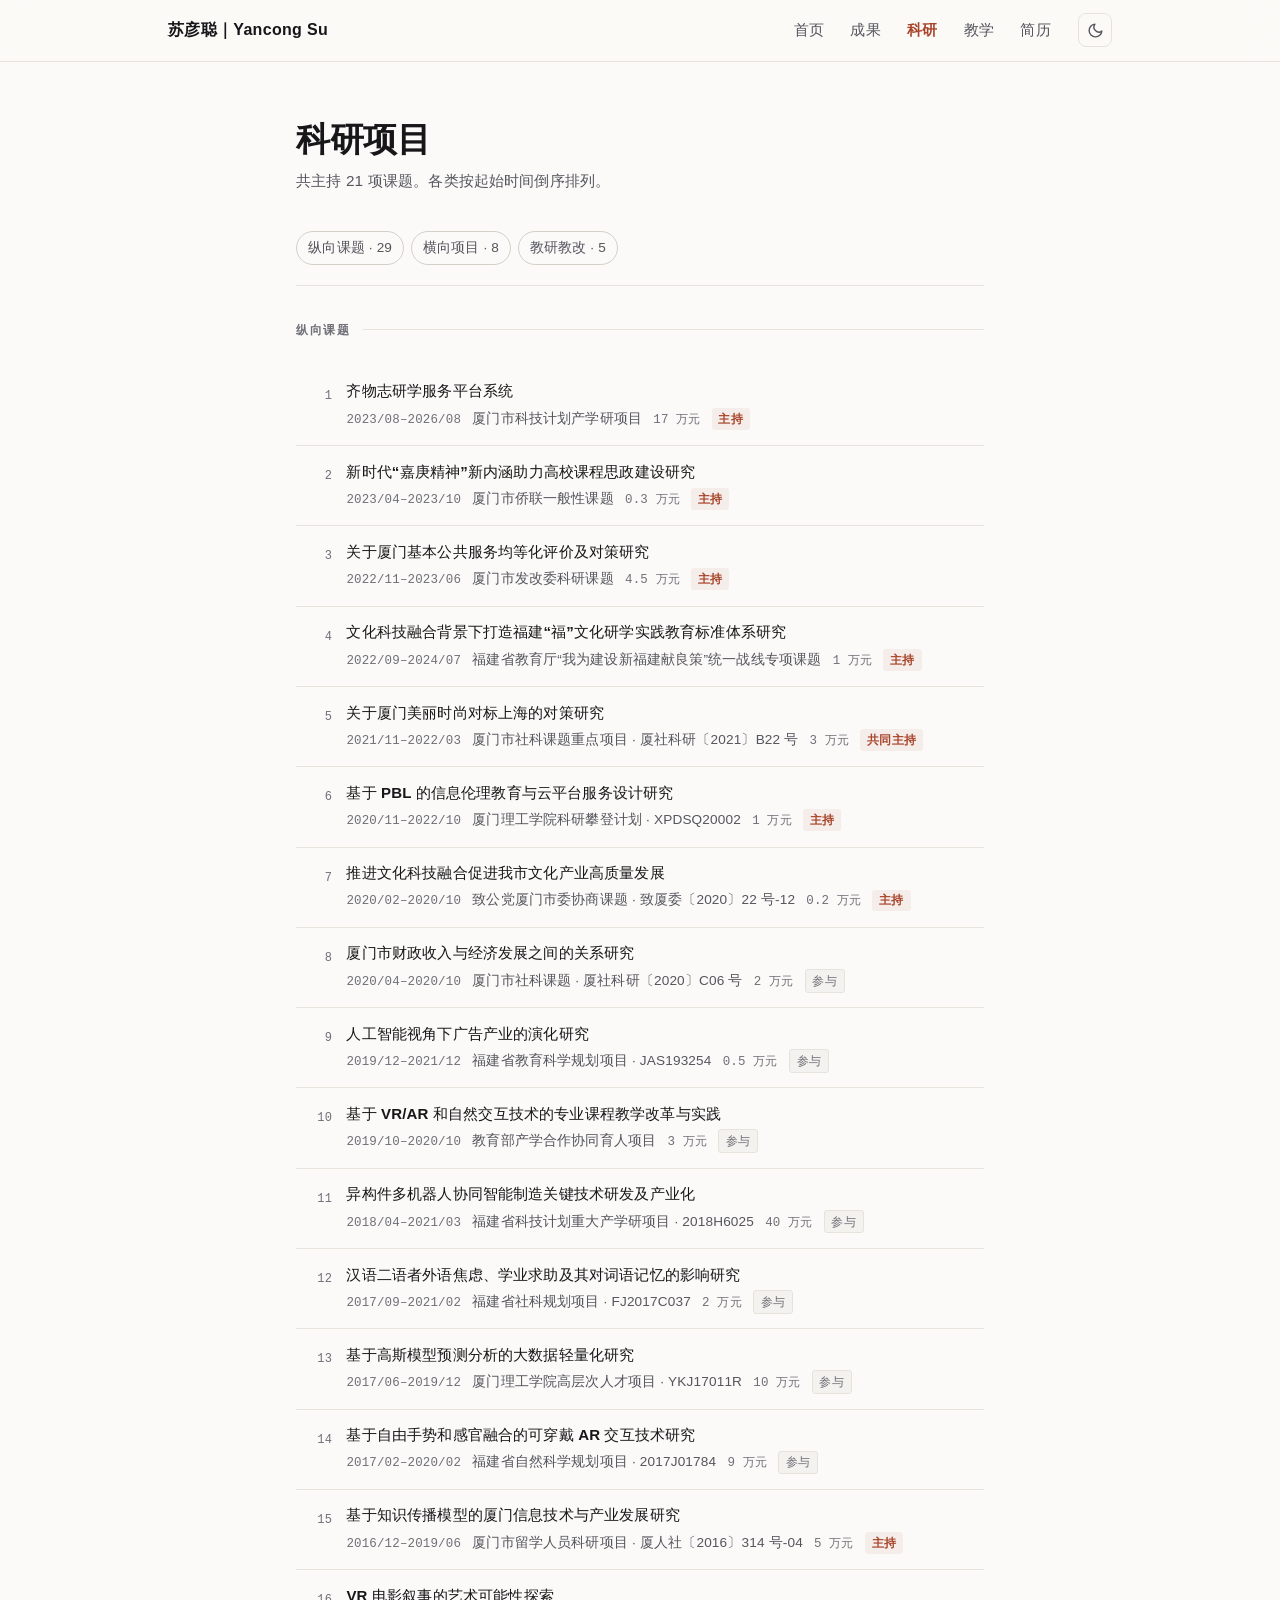
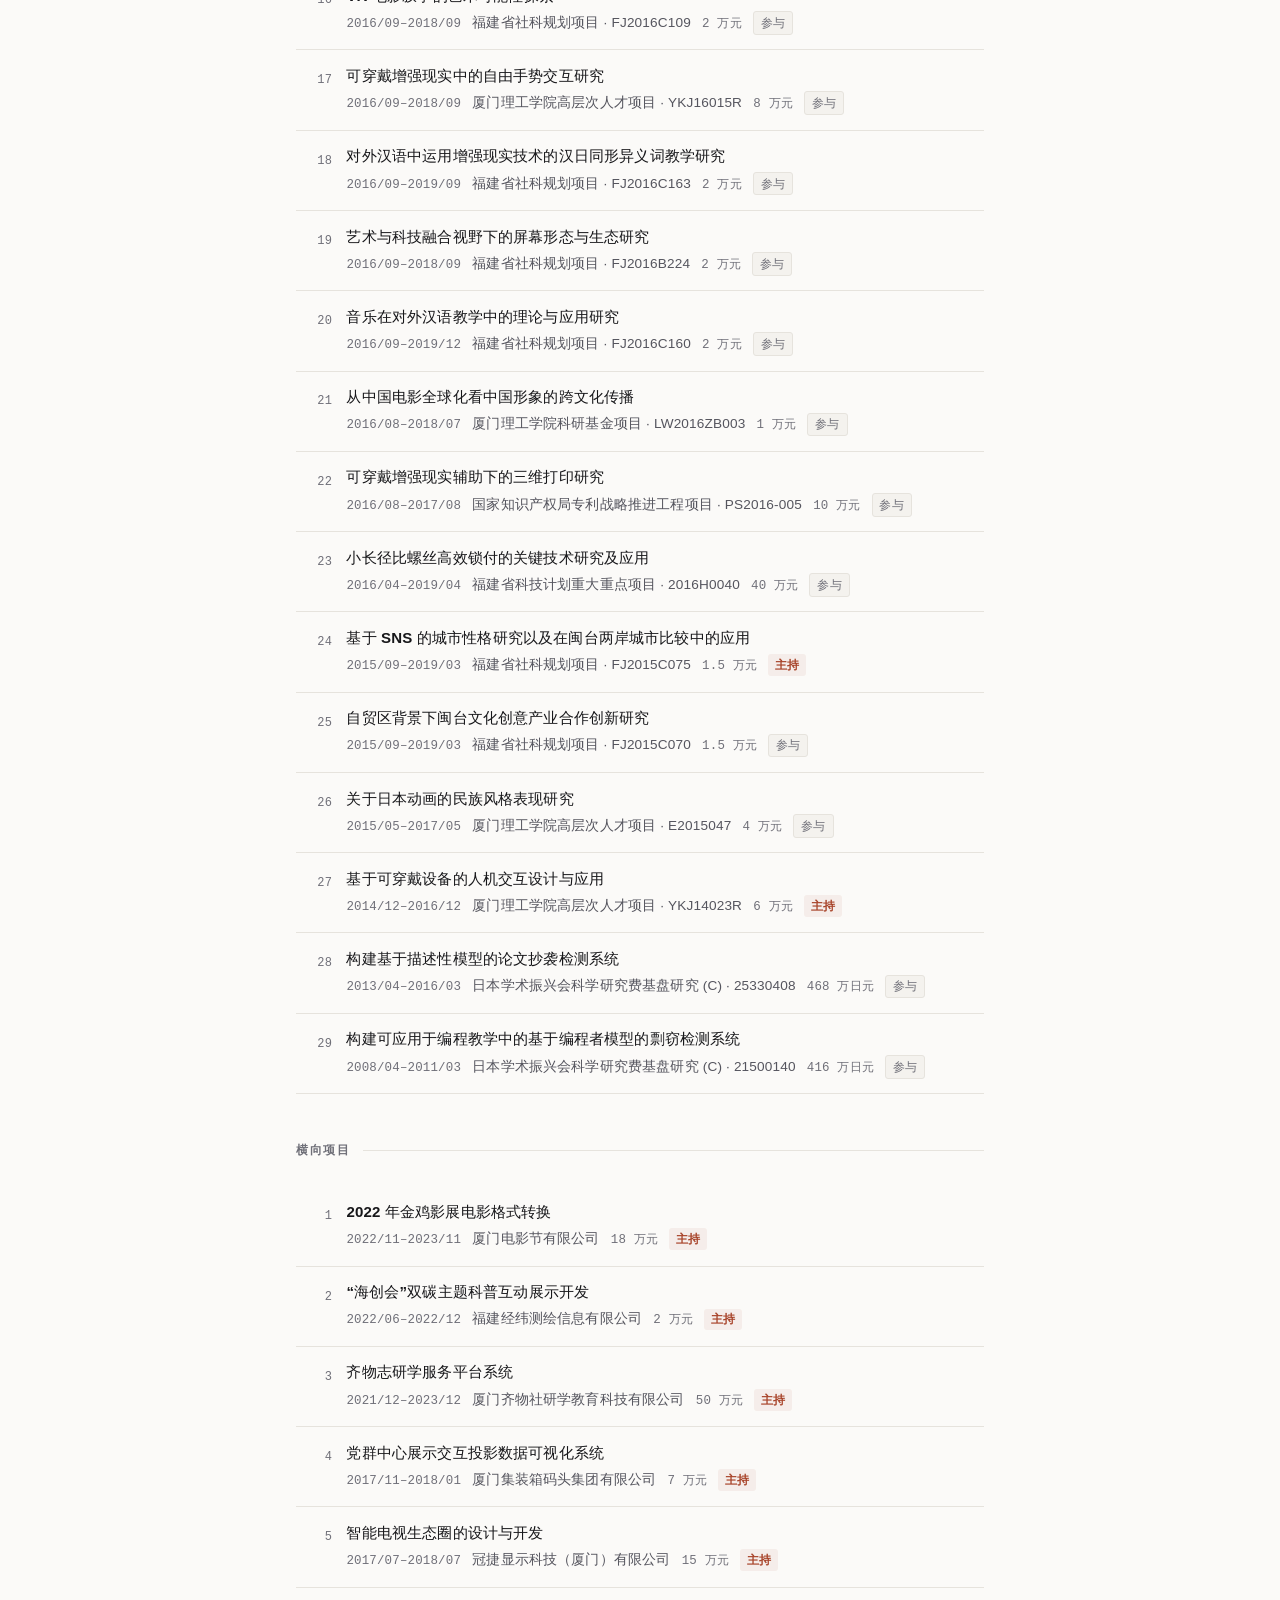
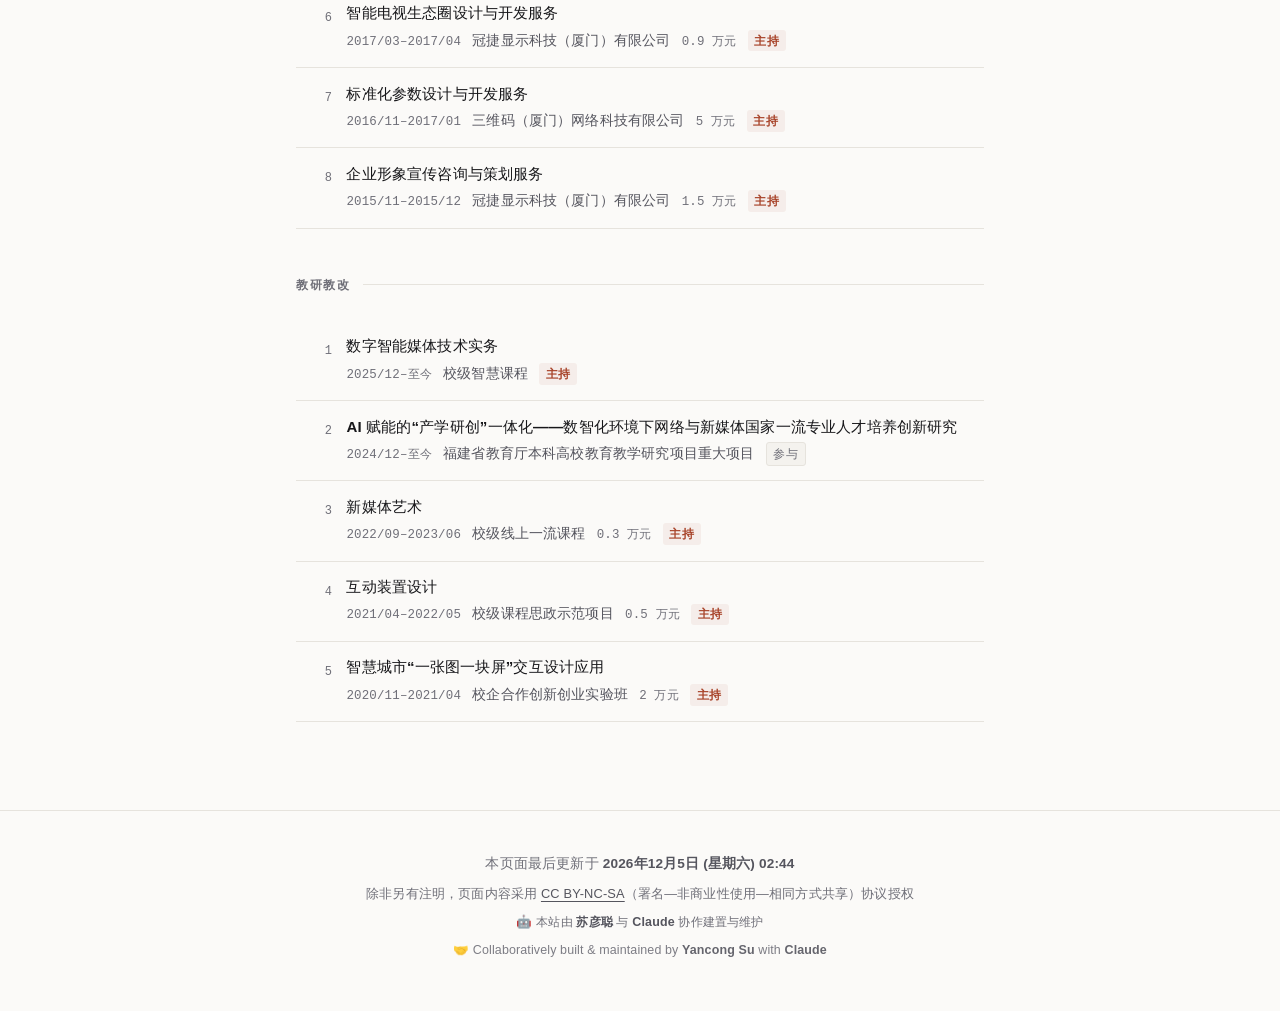
<file: research.html>
<!DOCTYPE html>
<html lang="zh-CN">
<head>
<meta charset="UTF-8">
<meta name="viewport" content="width=device-width, initial-scale=1">
<title>科研项目 · 苏彦聪｜Yancong Su</title>
<meta name="description" content="苏彦聪主持与参与的纵向课题、横向项目与教研教改项目列表。">
<meta name="author" content="苏彦聪｜Yancong Su">
<meta property="og:type" content="profile">
<meta property="og:title" content="科研项目 · 苏彦聪｜Yancong Su">
<meta property="og:description" content="苏彦聪主持与参与的纵向课题、横向项目与教研教改项目列表。">
<meta property="og:url" content="http://suyancong.gitlink.net/">
<link rel="icon" href="assets/img/favicon.png">
<link rel="apple-touch-icon" href="assets/img/apple-touch-icon.png">
<!-- 首帧就套用已保存的主题，避免深色模式下白屏闪一下 -->
<script>(function(){try{var t=localStorage.getItem('theme');if(t)document.documentElement.setAttribute('data-theme',t);}catch(e){}})();</script>
<link rel="stylesheet" href="assets/css/main.css?v=20260825c">
</head>
<body>
<a class="skip-link" href="#main">跳到主要内容</a>
<header class="site-header">
  <nav class="nav" aria-label="主导航">
    <a class="nav__brand" href="index.html">苏彦聪｜Yancong Su</a>
    <ul class="nav__links">
      <li><a href="index.html">首页</a></li>
      <li><a href="publications.html">成果</a></li>
      <li><a href="research.html" aria-current="page">科研</a></li>
      <li><a href="teaching.html">教学</a></li>
      <li><a href="cv.html">简历</a></li>
    </ul>
    <button class="theme-toggle" type="button" aria-label="切换到深色模式">
      <svg class="icon-moon" viewBox="0 0 24 24" fill="none" stroke="currentColor" stroke-width="2" stroke-linecap="round" stroke-linejoin="round" aria-hidden="true"><path d="M21 12.79A9 9 0 1 1 11.21 3 7 7 0 0 0 21 12.79z"/></svg>
      <svg class="icon-sun" viewBox="0 0 24 24" fill="none" stroke="currentColor" stroke-width="2" stroke-linecap="round" stroke-linejoin="round" aria-hidden="true"><circle cx="12" cy="12" r="4"/><path d="M12 2v2M12 20v2M4.93 4.93l1.41 1.41M17.66 17.66l1.41 1.41M2 12h2M20 12h2M6.34 17.66l-1.41 1.41M19.07 4.93l-1.41 1.41"/></svg>
    </button>
  </nav>
</header>
<main id="main">
  <section>
    <div class="wrap">

      <div class="page-head">
        <h1>科研项目</h1>
        <p>共主持 21 项课题。各类按起始时间倒序排列。</p>
      </div>

      <nav class="toc" aria-label="页内导航">
        <a href="#vertical">纵向课题 · 29</a>
        <a href="#horizontal">横向项目 · 8</a>
        <a href="#pedagogy">教研教改 · 5</a>
      </nav>

      <!-- ============ 纵向课题 ============ -->
      <h2 class="section-title" id="vertical">纵向课题</h2>
      <ul class="entries">
        <li><div><div class="entry__title">齐物志研学服务平台系统</div><div class="entry__meta"><time>2023/08–2026/08</time><span>厦门市科技计划产学研项目</span><span class="fund">17 万元</span><span class="role">主持</span></div></div></li>
        <li><div><div class="entry__title">新时代“嘉庚精神”新内涵助力高校课程思政建设研究</div><div class="entry__meta"><time>2023/04–2023/10</time><span>厦门市侨联一般性课题</span><span class="fund">0.3 万元</span><span class="role">主持</span></div></div></li>
        <li><div><div class="entry__title">关于厦门基本公共服务均等化评价及对策研究</div><div class="entry__meta"><time>2022/11–2023/06</time><span>厦门市发改委科研课题</span><span class="fund">4.5 万元</span><span class="role">主持</span></div></div></li>
        <li><div><div class="entry__title">文化科技融合背景下打造福建“福”文化研学实践教育标准体系研究</div><div class="entry__meta"><time>2022/09–2024/07</time><span>福建省教育厅“我为建设新福建献良策”统一战线专项课题</span><span class="fund">1 万元</span><span class="role">主持</span></div></div></li>
        <li><div><div class="entry__title">关于厦门美丽时尚对标上海的对策研究</div><div class="entry__meta"><time>2021/11–2022/03</time><span>厦门市社科课题重点项目 · 厦社科研〔2021〕B22 号</span><span class="fund">3 万元</span><span class="role">共同主持</span></div></div></li>
        <li><div><div class="entry__title">基于 PBL 的信息伦理教育与云平台服务设计研究</div><div class="entry__meta"><time>2020/11–2022/10</time><span>厦门理工学院科研攀登计划 · XPDSQ20002</span><span class="fund">1 万元</span><span class="role">主持</span></div></div></li>
        <li><div><div class="entry__title">推进文化科技融合促进我市文化产业高质量发展</div><div class="entry__meta"><time>2020/02–2020/10</time><span>致公党厦门市委协商课题 · 致厦委〔2020〕22 号-12</span><span class="fund">0.2 万元</span><span class="role">主持</span></div></div></li>
        <li><div><div class="entry__title">厦门市财政收入与经济发展之间的关系研究</div><div class="entry__meta"><time>2020/04–2020/10</time><span>厦门市社科课题 · 厦社科研〔2020〕C06 号</span><span class="fund">2 万元</span><span class="role role--minor">参与</span></div></div></li>
        <li><div><div class="entry__title">人工智能视角下广告产业的演化研究</div><div class="entry__meta"><time>2019/12–2021/12</time><span>福建省教育科学规划项目 · JAS193254</span><span class="fund">0.5 万元</span><span class="role role--minor">参与</span></div></div></li>
        <li><div><div class="entry__title">基于 VR/AR 和自然交互技术的专业课程教学改革与实践</div><div class="entry__meta"><time>2019/10–2020/10</time><span>教育部产学合作协同育人项目</span><span class="fund">3 万元</span><span class="role role--minor">参与</span></div></div></li>
        <li><div><div class="entry__title">异构件多机器人协同智能制造关键技术研发及产业化</div><div class="entry__meta"><time>2018/04–2021/03</time><span>福建省科技计划重大产学研项目 · 2018H6025</span><span class="fund">40 万元</span><span class="role role--minor">参与</span></div></div></li>
        <li><div><div class="entry__title">汉语二语者外语焦虑、学业求助及其对词语记忆的影响研究</div><div class="entry__meta"><time>2017/09–2021/02</time><span>福建省社科规划项目 · FJ2017C037</span><span class="fund">2 万元</span><span class="role role--minor">参与</span></div></div></li>
        <li><div><div class="entry__title">基于高斯模型预测分析的大数据轻量化研究</div><div class="entry__meta"><time>2017/06–2019/12</time><span>厦门理工学院高层次人才项目 · YKJ17011R</span><span class="fund">10 万元</span><span class="role role--minor">参与</span></div></div></li>
        <li><div><div class="entry__title">基于自由手势和感官融合的可穿戴 AR 交互技术研究</div><div class="entry__meta"><time>2017/02–2020/02</time><span>福建省自然科学规划项目 · 2017J01784</span><span class="fund">9 万元</span><span class="role role--minor">参与</span></div></div></li>
        <li><div><div class="entry__title">基于知识传播模型的厦门信息技术与产业发展研究</div><div class="entry__meta"><time>2016/12–2019/06</time><span>厦门市留学人员科研项目 · 厦人社〔2016〕314 号-04</span><span class="fund">5 万元</span><span class="role">主持</span></div></div></li>
        <li><div><div class="entry__title">VR 电影叙事的艺术可能性探索</div><div class="entry__meta"><time>2016/09–2018/09</time><span>福建省社科规划项目 · FJ2016C109</span><span class="fund">2 万元</span><span class="role role--minor">参与</span></div></div></li>
        <li><div><div class="entry__title">可穿戴增强现实中的自由手势交互研究</div><div class="entry__meta"><time>2016/09–2018/09</time><span>厦门理工学院高层次人才项目 · YKJ16015R</span><span class="fund">8 万元</span><span class="role role--minor">参与</span></div></div></li>
        <li><div><div class="entry__title">对外汉语中运用增强现实技术的汉日同形异义词教学研究</div><div class="entry__meta"><time>2016/09–2019/09</time><span>福建省社科规划项目 · FJ2016C163</span><span class="fund">2 万元</span><span class="role role--minor">参与</span></div></div></li>
        <li><div><div class="entry__title">艺术与科技融合视野下的屏幕形态与生态研究</div><div class="entry__meta"><time>2016/09–2018/09</time><span>福建省社科规划项目 · FJ2016B224</span><span class="fund">2 万元</span><span class="role role--minor">参与</span></div></div></li>
        <li><div><div class="entry__title">音乐在对外汉语教学中的理论与应用研究</div><div class="entry__meta"><time>2016/09–2019/12</time><span>福建省社科规划项目 · FJ2016C160</span><span class="fund">2 万元</span><span class="role role--minor">参与</span></div></div></li>
        <li><div><div class="entry__title">从中国电影全球化看中国形象的跨文化传播</div><div class="entry__meta"><time>2016/08–2018/07</time><span>厦门理工学院科研基金项目 · LW2016ZB003</span><span class="fund">1 万元</span><span class="role role--minor">参与</span></div></div></li>
        <li><div><div class="entry__title">可穿戴增强现实辅助下的三维打印研究</div><div class="entry__meta"><time>2016/08–2017/08</time><span>国家知识产权局专利战略推进工程项目 · PS2016-005</span><span class="fund">10 万元</span><span class="role role--minor">参与</span></div></div></li>
        <li><div><div class="entry__title">小长径比螺丝高效锁付的关键技术研究及应用</div><div class="entry__meta"><time>2016/04–2019/04</time><span>福建省科技计划重大重点项目 · 2016H0040</span><span class="fund">40 万元</span><span class="role role--minor">参与</span></div></div></li>
        <li><div><div class="entry__title">基于 SNS 的城市性格研究以及在闽台两岸城市比较中的应用</div><div class="entry__meta"><time>2015/09–2019/03</time><span>福建省社科规划项目 · FJ2015C075</span><span class="fund">1.5 万元</span><span class="role">主持</span></div></div></li>
        <li><div><div class="entry__title">自贸区背景下闽台文化创意产业合作创新研究</div><div class="entry__meta"><time>2015/09–2019/03</time><span>福建省社科规划项目 · FJ2015C070</span><span class="fund">1.5 万元</span><span class="role role--minor">参与</span></div></div></li>
        <li><div><div class="entry__title">关于日本动画的民族风格表现研究</div><div class="entry__meta"><time>2015/05–2017/05</time><span>厦门理工学院高层次人才项目 · E2015047</span><span class="fund">4 万元</span><span class="role role--minor">参与</span></div></div></li>
        <li><div><div class="entry__title">基于可穿戴设备的人机交互设计与应用</div><div class="entry__meta"><time>2014/12–2016/12</time><span>厦门理工学院高层次人才项目 · YKJ14023R</span><span class="fund">6 万元</span><span class="role">主持</span></div></div></li>
        <li><div><div class="entry__title">构建基于描述性模型的论文抄袭检测系统</div><div class="entry__meta"><time>2013/04–2016/03</time><span>日本学术振兴会科学研究费基盘研究 (C) · 25330408</span><span class="fund">468 万日元</span><span class="role role--minor">参与</span></div></div></li>
        <li><div><div class="entry__title">构建可应用于编程教学中的基于编程者模型的剽窃检测系统</div><div class="entry__meta"><time>2008/04–2011/03</time><span>日本学术振兴会科学研究费基盘研究 (C) · 21500140</span><span class="fund">416 万日元</span><span class="role role--minor">参与</span></div></div></li>
      </ul>

      <!-- ============ 横向项目 ============ -->
      <h2 class="section-title" id="horizontal">横向项目</h2>
      <ul class="entries">
        <li><div><div class="entry__title">2022 年金鸡影展电影格式转换</div><div class="entry__meta"><time>2022/11–2023/11</time><span>厦门电影节有限公司</span><span class="fund">18 万元</span><span class="role">主持</span></div></div></li>
        <li><div><div class="entry__title">“海创会”双碳主题科普互动展示开发</div><div class="entry__meta"><time>2022/06–2022/12</time><span>福建经纬测绘信息有限公司</span><span class="fund">2 万元</span><span class="role">主持</span></div></div></li>
        <li><div><div class="entry__title">齐物志研学服务平台系统</div><div class="entry__meta"><time>2021/12–2023/12</time><span>厦门齐物社研学教育科技有限公司</span><span class="fund">50 万元</span><span class="role">主持</span></div></div></li>
        <li><div><div class="entry__title">党群中心展示交互投影数据可视化系统</div><div class="entry__meta"><time>2017/11–2018/01</time><span>厦门集装箱码头集团有限公司</span><span class="fund">7 万元</span><span class="role">主持</span></div></div></li>
        <li><div><div class="entry__title">智能电视生态圈的设计与开发</div><div class="entry__meta"><time>2017/07–2018/07</time><span>冠捷显示科技（厦门）有限公司</span><span class="fund">15 万元</span><span class="role">主持</span></div></div></li>
        <li><div><div class="entry__title">智能电视生态圈设计与开发服务</div><div class="entry__meta"><time>2017/03–2017/04</time><span>冠捷显示科技（厦门）有限公司</span><span class="fund">0.9 万元</span><span class="role">主持</span></div></div></li>
        <li><div><div class="entry__title">标准化参数设计与开发服务</div><div class="entry__meta"><time>2016/11–2017/01</time><span>三维码（厦门）网络科技有限公司</span><span class="fund">5 万元</span><span class="role">主持</span></div></div></li>
        <li><div><div class="entry__title">企业形象宣传咨询与策划服务</div><div class="entry__meta"><time>2015/11–2015/12</time><span>冠捷显示科技（厦门）有限公司</span><span class="fund">1.5 万元</span><span class="role">主持</span></div></div></li>
      </ul>

      <!-- ============ 教研教改 ============ -->
      <h2 class="section-title" id="pedagogy">教研教改</h2>
      <ul class="entries">
        <li><div><div class="entry__title">数字智能媒体技术实务</div><div class="entry__meta"><time>2025/12–至今</time><span>校级智慧课程</span><span class="role">主持</span></div></div></li>
        <li><div><div class="entry__title">AI 赋能的“产学研创”一体化——数智化环境下网络与新媒体国家一流专业人才培养创新研究</div><div class="entry__meta"><time>2024/12–至今</time><span>福建省教育厅本科高校教育教学研究项目重大项目</span><span class="role role--minor">参与</span></div></div></li>
        <li><div><div class="entry__title">新媒体艺术</div><div class="entry__meta"><time>2022/09–2023/06</time><span>校级线上一流课程</span><span class="fund">0.3 万元</span><span class="role">主持</span></div></div></li>
        <li><div><div class="entry__title">互动装置设计</div><div class="entry__meta"><time>2021/04–2022/05</time><span>校级课程思政示范项目</span><span class="fund">0.5 万元</span><span class="role">主持</span></div></div></li>
        <li><div><div class="entry__title">智慧城市“一张图一块屏”交互设计应用</div><div class="entry__meta"><time>2020/11–2021/04</time><span>校企合作创新创业实验班</span><span class="fund">2 万元</span><span class="role">主持</span></div></div></li>
      </ul>

    </div>
  </section>
</main>
<footer class="site-footer">
  <div class="wrap">
    <!-- 更新时间由 main.js 从 HTTP Last-Modified 填入；没有脚本时整行不显示，避免给出过期日期 -->
    <p class="site-footer__updated" hidden>本页面最后更新于 <time id="site-updated"></time></p>
    <p class="site-footer__license">除非另有注明，页面内容采用 <a href="https://creativecommons.org/licenses/by-nc-sa/4.0/deed.zh-hans" rel="license noopener">CC BY-NC-SA</a>（署名—非商业性使用—相同方式共享）协议授权</p>
    <p class="site-footer__credit">🤖 本站由 <a href="index.html"><strong>苏彦聪</strong></a> 与 <strong>Claude</strong> 协作建置与维护</p>
    <p class="site-footer__credit" lang="en">🤝 Collaboratively built &amp; maintained by <a href="index.html"><strong>Yancong Su</strong></a> with <strong>Claude</strong></p>
  </div>
</footer>

<script src="assets/js/main.js?v=20260825c"></script>
</body>
</html>
</file>
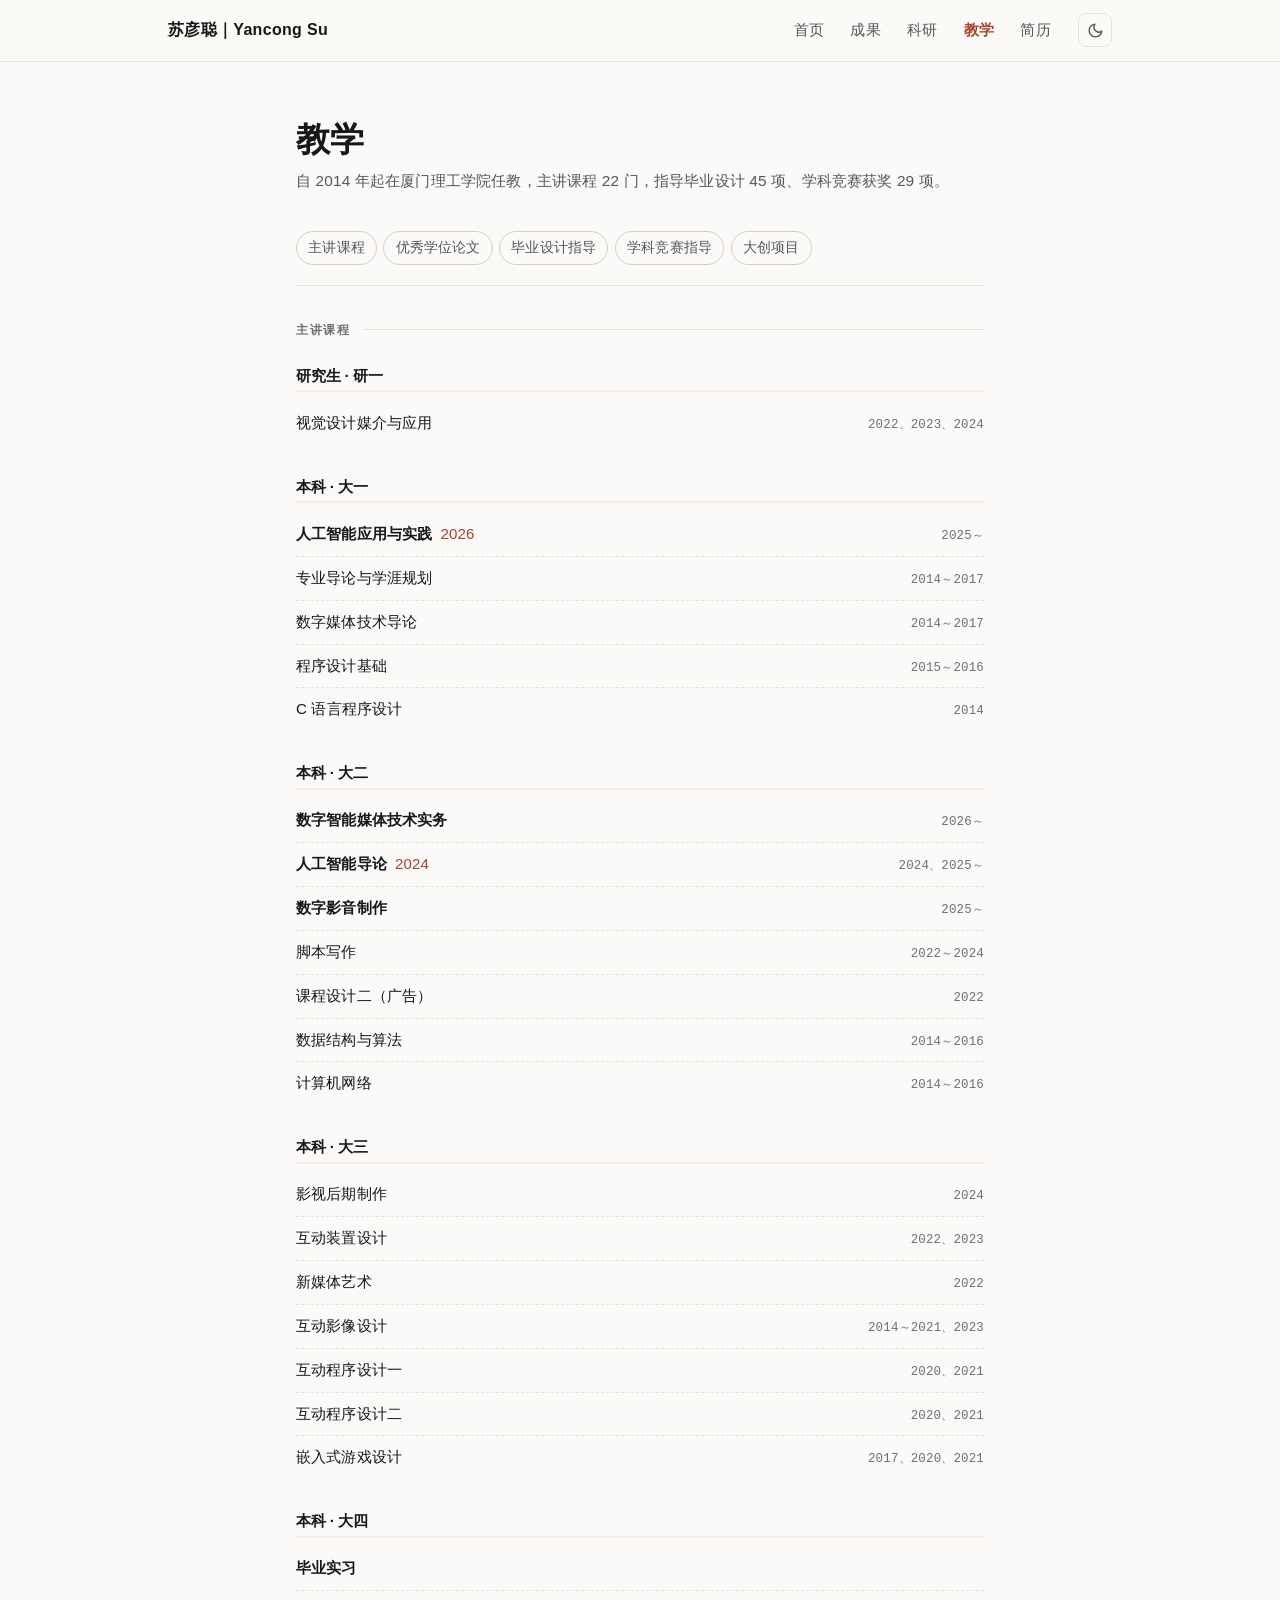
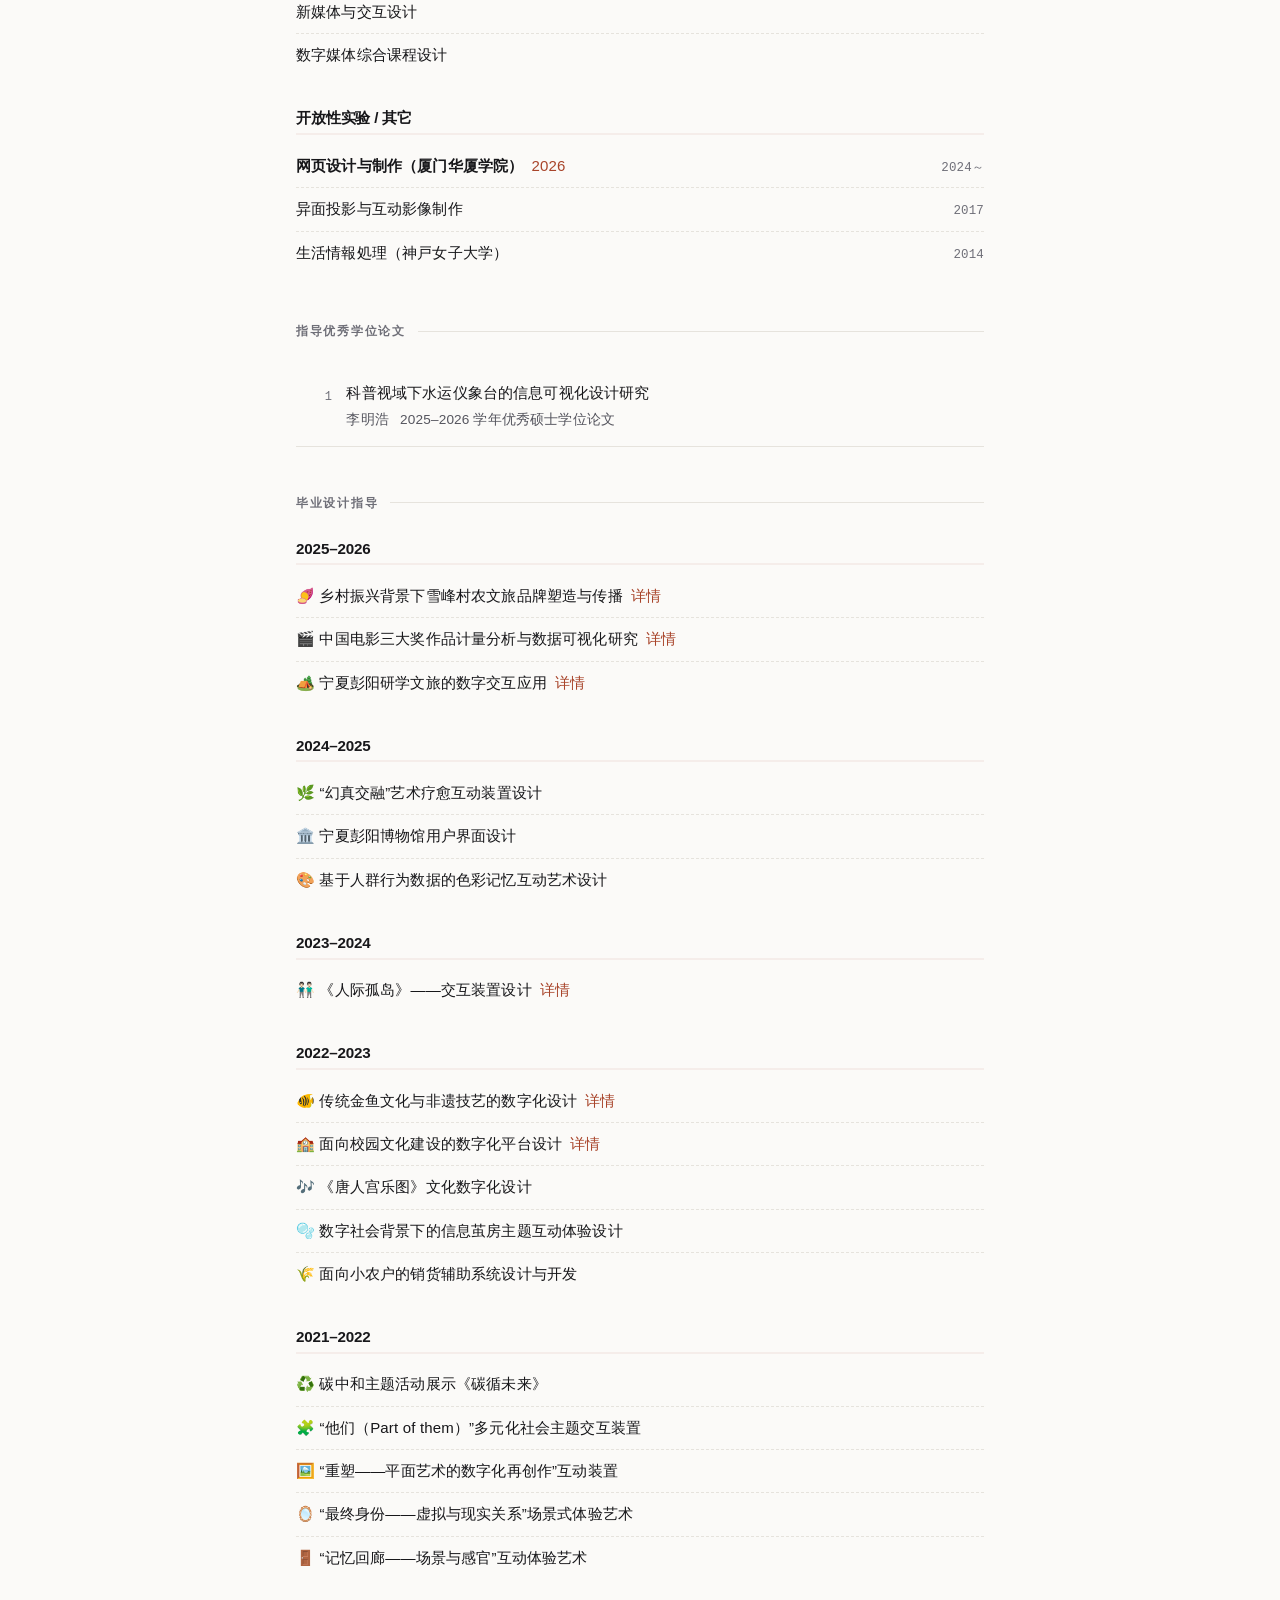
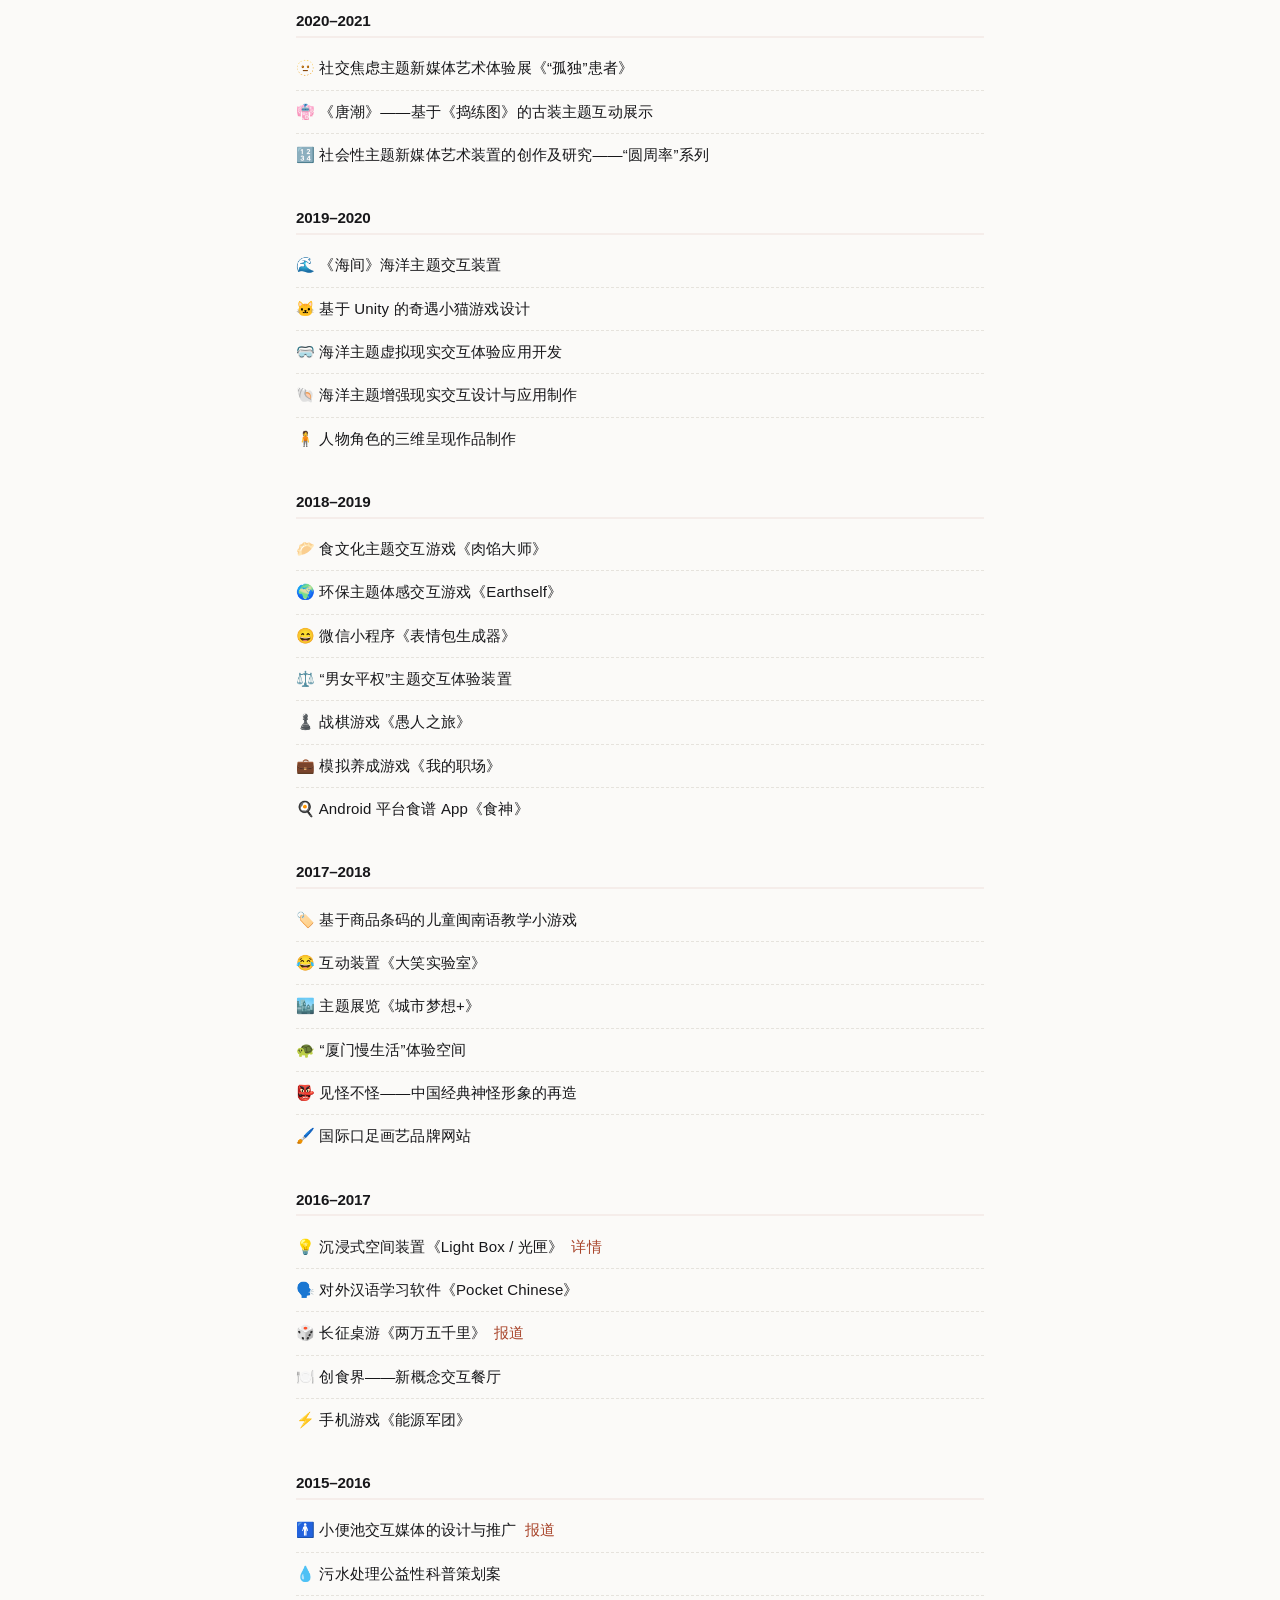
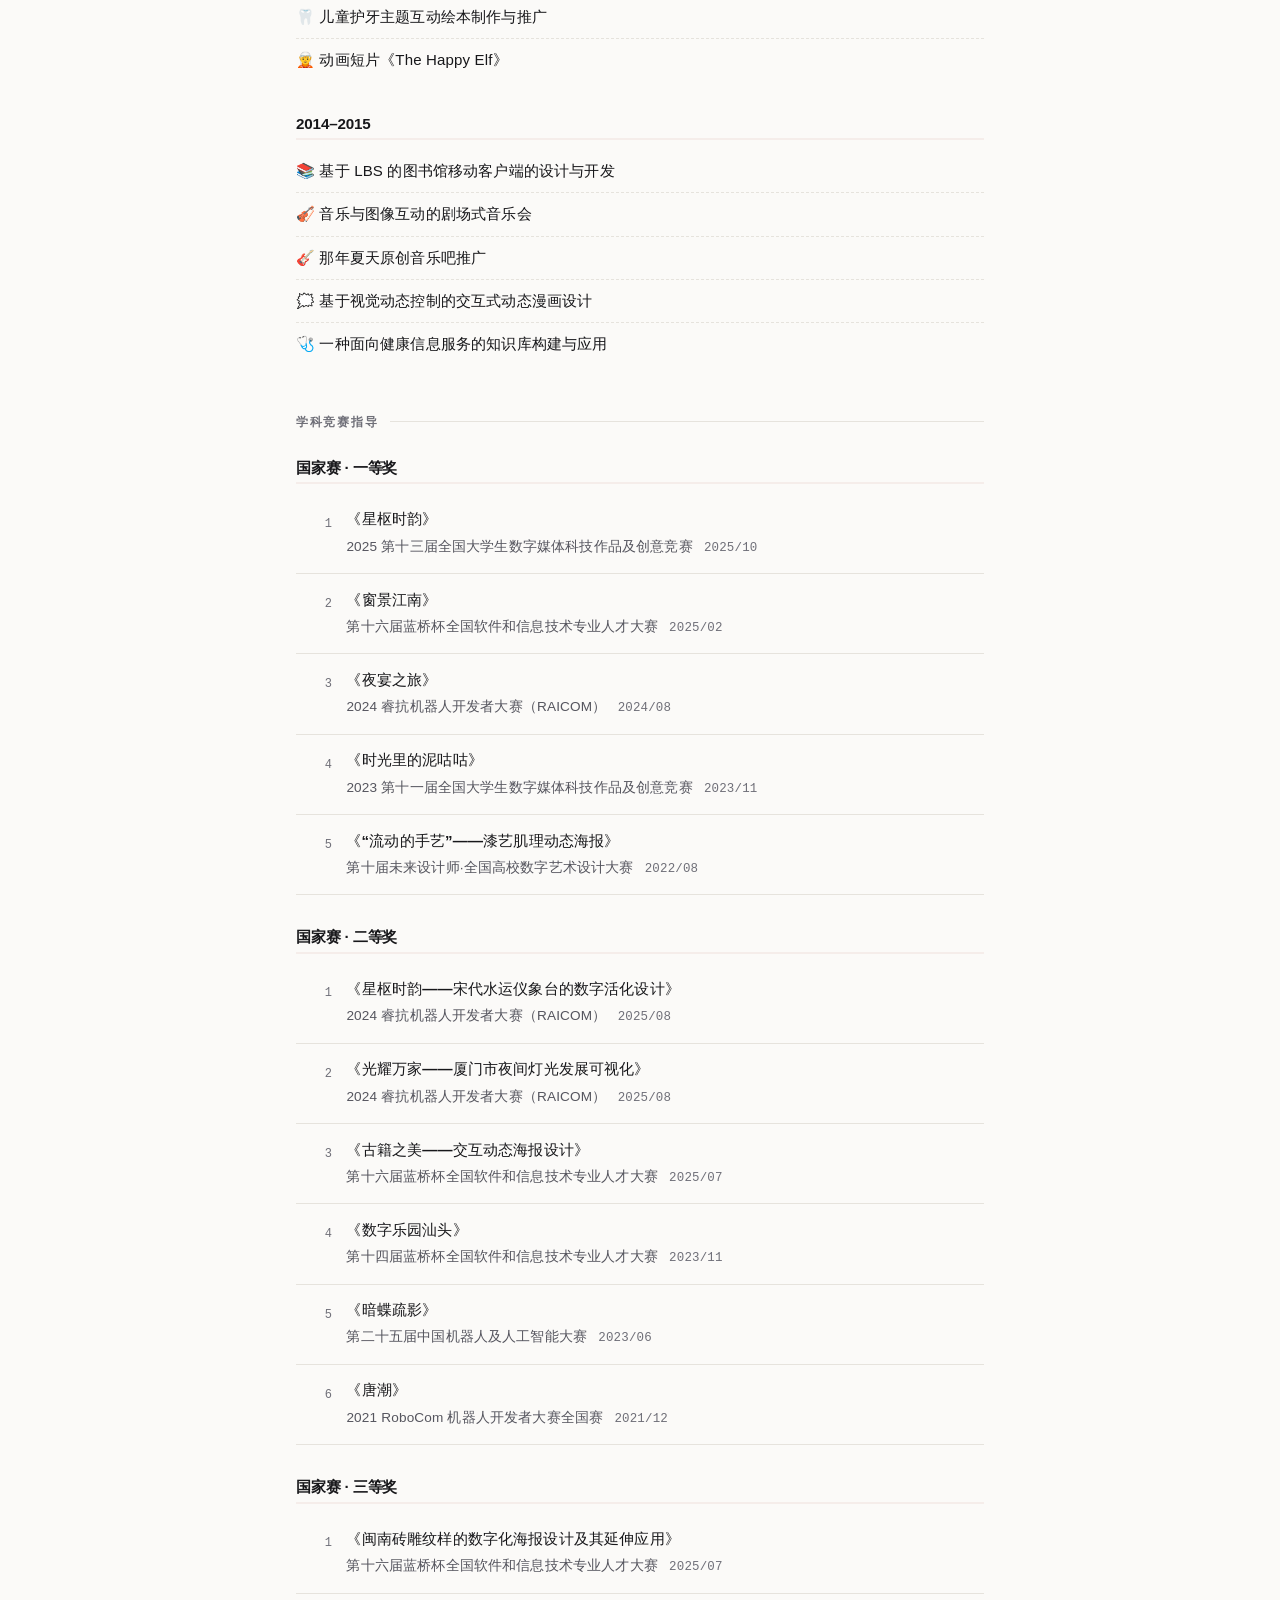
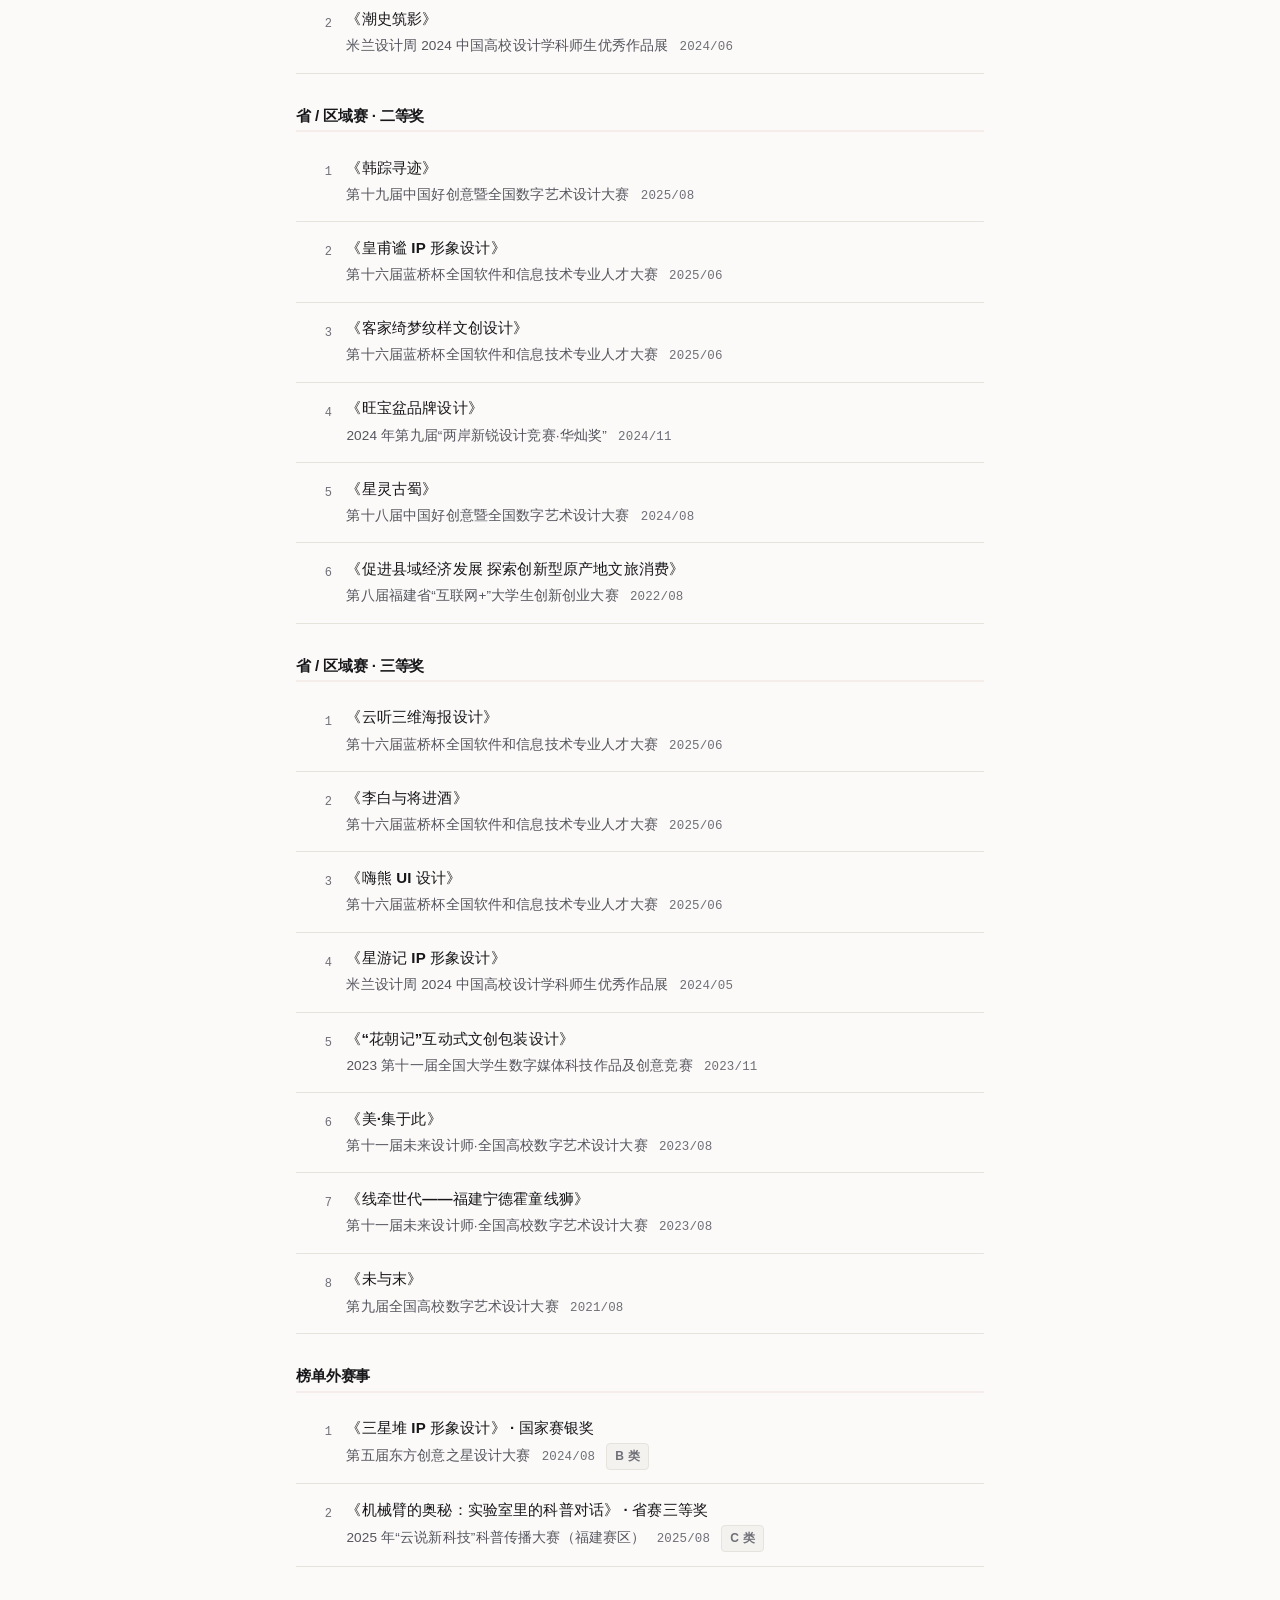
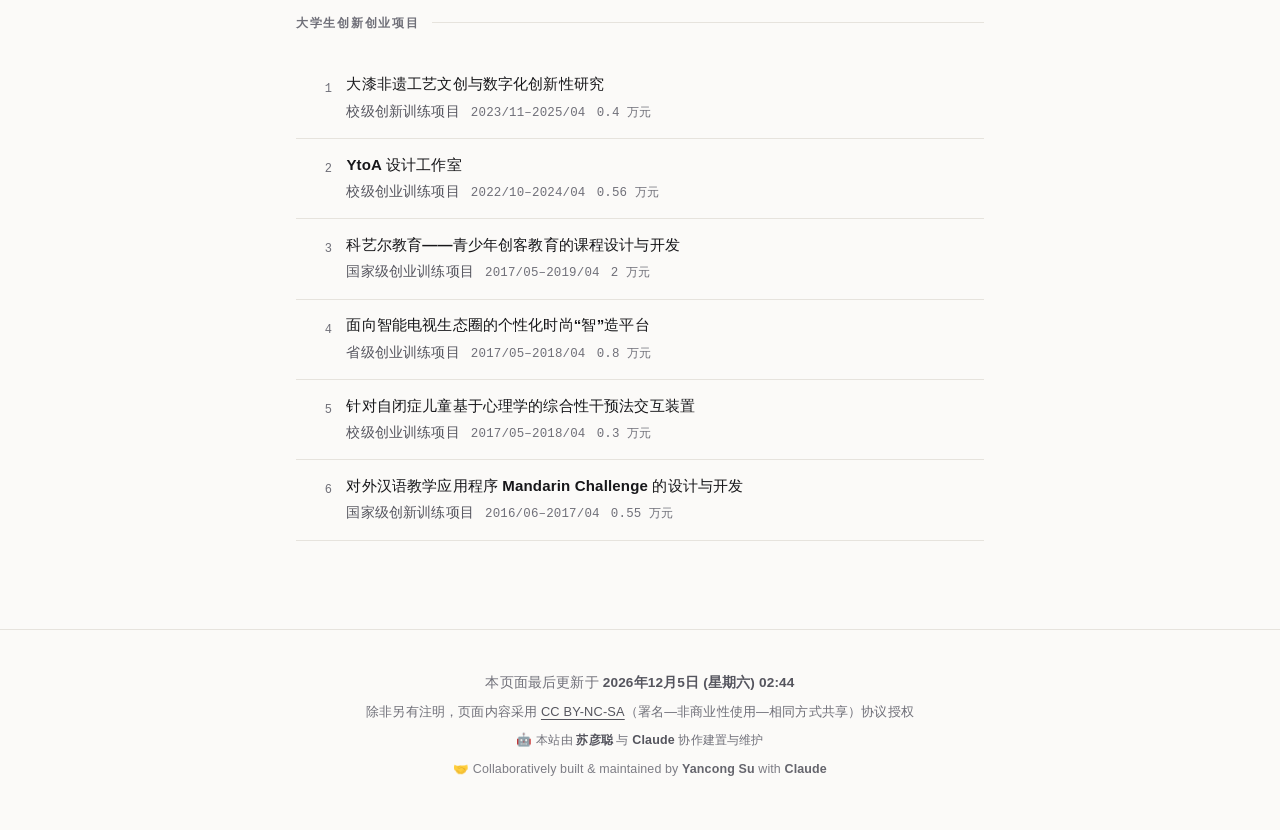
<file: teaching.html>
<!DOCTYPE html>
<html lang="zh-CN">
<head>
<meta charset="UTF-8">
<meta name="viewport" content="width=device-width, initial-scale=1">
<title>教学 · 苏彦聪｜Yancong Su</title>
<meta name="description" content="苏彦聪的主讲课程、毕业设计指导、学科竞赛指导与大学生创新创业项目。">
<meta name="author" content="苏彦聪｜Yancong Su">
<meta property="og:type" content="profile">
<meta property="og:title" content="教学 · 苏彦聪｜Yancong Su">
<meta property="og:description" content="苏彦聪的主讲课程、毕业设计指导、学科竞赛指导与大学生创新创业项目。">
<meta property="og:url" content="http://suyancong.gitlink.net/">
<link rel="icon" href="assets/img/favicon.png">
<link rel="apple-touch-icon" href="assets/img/apple-touch-icon.png">
<!-- 首帧就套用已保存的主题，避免深色模式下白屏闪一下 -->
<script>(function(){try{var t=localStorage.getItem('theme');if(t)document.documentElement.setAttribute('data-theme',t);}catch(e){}})();</script>
<link rel="stylesheet" href="assets/css/main.css?v=20260825c">
</head>
<body>
<a class="skip-link" href="#main">跳到主要内容</a>
<header class="site-header">
  <nav class="nav" aria-label="主导航">
    <a class="nav__brand" href="index.html">苏彦聪｜Yancong Su</a>
    <ul class="nav__links">
      <li><a href="index.html">首页</a></li>
      <li><a href="publications.html">成果</a></li>
      <li><a href="research.html">科研</a></li>
      <li><a href="teaching.html" aria-current="page">教学</a></li>
      <li><a href="cv.html">简历</a></li>
    </ul>
    <button class="theme-toggle" type="button" aria-label="切换到深色模式">
      <svg class="icon-moon" viewBox="0 0 24 24" fill="none" stroke="currentColor" stroke-width="2" stroke-linecap="round" stroke-linejoin="round" aria-hidden="true"><path d="M21 12.79A9 9 0 1 1 11.21 3 7 7 0 0 0 21 12.79z"/></svg>
      <svg class="icon-sun" viewBox="0 0 24 24" fill="none" stroke="currentColor" stroke-width="2" stroke-linecap="round" stroke-linejoin="round" aria-hidden="true"><circle cx="12" cy="12" r="4"/><path d="M12 2v2M12 20v2M4.93 4.93l1.41 1.41M17.66 17.66l1.41 1.41M2 12h2M20 12h2M6.34 17.66l-1.41 1.41M19.07 4.93l-1.41 1.41"/></svg>
    </button>
  </nav>
</header>
<main id="main">
  <section>
    <div class="wrap">

      <div class="page-head">
        <h1>教学</h1>
        <p>自 2014 年起在厦门理工学院任教，主讲课程 22 门，指导毕业设计 45 项、学科竞赛获奖 29 项。</p>
      </div>

      <nav class="toc" aria-label="页内导航">
        <a href="#courses">主讲课程</a>
        <a href="#thesis">优秀学位论文</a>
        <a href="#projects">毕业设计指导</a>
        <a href="#contests">学科竞赛指导</a>
        <a href="#innovation">大创项目</a>
      </nav>

      <!-- ============ 主讲课程 ============ -->
      <h2 class="section-title" id="courses">主讲课程</h2>

      <h3 class="subhead">研究生 · 研一</h3>
      <ul class="courses">
        <li><span>视觉设计媒介与应用</span><span class="years">2022、2023、2024</span></li>
      </ul>

      <h3 class="subhead">本科 · 大一</h3>
      <ul class="courses">
        <li><span class="current">人工智能应用与实践</span><a href="course-ai-practice.html">2026</a><span class="years">2025～</span></li>
        <li><span>专业导论与学涯规划</span><span class="years">2014～2017</span></li>
        <li><span>数字媒体技术导论</span><span class="years">2014～2017</span></li>
        <li><span>程序设计基础</span><span class="years">2015～2016</span></li>
        <li><span>C 语言程序设计</span><span class="years">2014</span></li>
      </ul>

      <h3 class="subhead">本科 · 大二</h3>
      <ul class="courses">
        <li><span class="current">数字智能媒体技术实务</span><span class="years">2026～</span></li>
        <li><span class="current">人工智能导论</span><a href="https://iidea-lab.yuque.com/org-wiki-iidea-lab-vgng43/ai_intro" rel="noopener">2024</a><span class="years">2024、2025～</span></li>
        <li><span class="current">数字影音制作</span><span class="years">2025～</span></li>
        <li><span>脚本写作</span><span class="years">2022～2024</span></li>
        <li><span>课程设计二（广告）</span><span class="years">2022</span></li>
        <li><span>数据结构与算法</span><span class="years">2014～2016</span></li>
        <li><span>计算机网络</span><span class="years">2014～2016</span></li>
      </ul>

      <h3 class="subhead">本科 · 大三</h3>
      <ul class="courses">
        <li><span>影视后期制作</span><span class="years">2024</span></li>
        <li><span>互动装置设计</span><span class="years">2022、2023</span></li>
        <li><span>新媒体艺术</span><span class="years">2022</span></li>
        <li><span>互动影像设计</span><span class="years">2014～2021、2023</span></li>
        <li><span>互动程序设计一</span><span class="years">2020、2021</span></li>
        <li><span>互动程序设计二</span><span class="years">2020、2021</span></li>
        <li><span>嵌入式游戏设计</span><span class="years">2017、2020、2021</span></li>
      </ul>

      <h3 class="subhead">本科 · 大四</h3>
      <ul class="courses">
        <li><span class="current">毕业实习</span></li>
        <li><span>新媒体与交互设计</span></li>
        <li><span>数字媒体综合课程设计</span></li>
      </ul>

      <h3 class="subhead">开放性实验 / 其它</h3>
      <ul class="courses">
        <li><span class="current">网页设计与制作（厦门华厦学院）</span><a href="course-web-design.html">2026</a><span class="years">2024～</span></li>
        <li><span>异面投影与互动影像制作</span><span class="years">2017</span></li>
        <li><span>生活情報処理（神戸女子大学）</span><span class="years">2014</span></li>
      </ul>

      <!-- ============ 优秀学位论文 ============ -->
      <h2 class="section-title" id="thesis">指导优秀学位论文</h2>
      <ul class="entries">
        <li><div><div class="entry__title">科普视域下水运仪象台的信息可视化设计研究</div><div class="entry__meta"><span>李明浩</span><span>2025–2026 学年优秀硕士学位论文</span></div></div></li>
      </ul>

      <!-- ============ 毕业设计指导 ============ -->
      <h2 class="section-title" id="projects">毕业设计指导</h2>

      <h3 class="subhead">2025–2026</h3>
      <ul class="courses">
        <li><span>🍠 乡村振兴背景下雪峰村农文旅品牌塑造与传播</span><a href="https://ima.qq.com/note/share/_AweMLSM9wydK5wbZ1VmMQ?channel=4" rel="noopener">详情</a></li>
        <li><span>🎬 中国电影三大奖作品计量分析与数据可视化研究</span><a href="https://ima.qq.com/note/share/_AweMLSN8gqeI5gbb19mMg?channel=4" rel="noopener">详情</a></li>
        <li><span>🏕️ 宁夏彭阳研学文旅的数字交互应用</span><a href="https://ima.qq.com/note/share/_AweMLSO-A-YLJwWZlNmMA?channel=4" rel="noopener">详情</a></li>
      </ul>

      <h3 class="subhead">2024–2025</h3>
      <ul class="courses">
        <li><span>🌿 “幻真交融”艺术疗愈互动装置设计</span></li>
        <li><span>🏛️ 宁夏彭阳博物馆用户界面设计</span></li>
        <li><span>🎨 基于人群行为数据的色彩记忆互动艺术设计</span></li>
      </ul>

      <h3 class="subhead">2023–2024</h3>
      <ul class="courses">
        <li><span>👬🏻 《人际孤岛》——交互装置设计</span><a href="https://iidea-lab.yuque.com/zolgom/tduux6/ka2vu6iygvi1i4xz?singleDoc" rel="noopener">详情</a></li>
      </ul>

      <h3 class="subhead">2022–2023</h3>
      <ul class="courses">
        <li><span>🐠 传统金鱼文化与非遗技艺的数字化设计</span><a href="https://iidea-lab.yuque.com/zolgom/tduux6/giweolrpx8tprw0g?singleDoc" rel="noopener">详情</a></li>
        <li><span>🏫 面向校园文化建设的数字化平台设计</span><a href="https://iidea-lab.yuque.com/zolgom/tduux6/ymq8xwkk42sgfvag?singleDoc" rel="noopener">详情</a></li>
        <li><span>🎶 《唐人宫乐图》文化数字化设计</span></li>
        <li><span>🫧 数字社会背景下的信息茧房主题互动体验设计</span></li>
        <li><span>🌾 面向小农户的销货辅助系统设计与开发</span></li>
      </ul>

      <h3 class="subhead">2021–2022</h3>
      <ul class="courses">
        <li><span>♻️ 碳中和主题活动展示《碳循未来》</span></li>
        <li><span>🧩 “他们（Part of them）”多元化社会主题交互装置</span></li>
        <li><span>🖼️ “重塑——平面艺术的数字化再创作”互动装置</span></li>
        <li><span>🪞 “最终身份——虚拟与现实关系”场景式体验艺术</span></li>
        <li><span>🚪 “记忆回廊——场景与感官”互动体验艺术</span></li>
      </ul>

      <h3 class="subhead">2020–2021</h3>
      <ul class="courses">
        <li><span>🫥 社交焦虑主题新媒体艺术体验展《“孤独”患者》</span></li>
        <li><span>👘 《唐潮》——基于《捣练图》的古装主题互动展示</span></li>
        <li><span>🔢 社会性主题新媒体艺术装置的创作及研究——“圆周率”系列</span></li>
      </ul>

      <h3 class="subhead">2019–2020</h3>
      <ul class="courses">
        <li><span>🌊 《海间》海洋主题交互装置</span></li>
        <li><span>🐱 基于 Unity 的奇遇小猫游戏设计</span></li>
        <li><span>🥽 海洋主题虚拟现实交互体验应用开发</span></li>
        <li><span>🐚 海洋主题增强现实交互设计与应用制作</span></li>
        <li><span>🧍 人物角色的三维呈现作品制作</span></li>
      </ul>

      <h3 class="subhead">2018–2019</h3>
      <ul class="courses">
        <li><span>🥟 食文化主题交互游戏《肉馅大师》</span></li>
        <li><span>🌍 环保主题体感交互游戏《Earthself》</span></li>
        <li><span>😄 微信小程序《表情包生成器》</span></li>
        <li><span>⚖️ “男女平权”主题交互体验装置</span></li>
        <li><span>♟️ 战棋游戏《愚人之旅》</span></li>
        <li><span>💼 模拟养成游戏《我的职场》</span></li>
        <li><span>🍳 Android 平台食谱 App《食神》</span></li>
      </ul>

      <h3 class="subhead">2017–2018</h3>
      <ul class="courses">
        <li><span>🏷️ 基于商品条码的儿童闽南语教学小游戏</span></li>
        <li><span>😂 互动装置《大笑实验室》</span></li>
        <li><span>🏙️ 主题展览《城市梦想+》</span></li>
        <li><span>🐢 “厦门慢生活”体验空间</span></li>
        <li><span>👺 见怪不怪——中国经典神怪形象的再造</span></li>
        <li><span>🖌️ 国际口足画艺品牌网站</span></li>
      </ul>

      <h3 class="subhead">2016–2017</h3>
      <ul class="courses">
        <li><span>💡 沉浸式空间装置《Light Box / 光匣》</span><a href="https://www.manamana.net/video/detail?id=1301#!zh" rel="noopener">详情</a></li>
        <li><span>🗣️ 对外汉语学习软件《Pocket Chinese》</span></li>
        <li><span>🎲 长征桌游《两万五千里》</span><a href="http://edu.people.com.cn/n1/2017/0417/c1053-29214284.html" rel="noopener">报道</a></li>
        <li><span>🍽️ 创食界——新概念交互餐厅</span></li>
        <li><span>⚡ 手机游戏《能源军团》</span></li>
      </ul>

      <h3 class="subhead">2015–2016</h3>
      <ul class="courses">
        <li><span>🚹 小便池交互媒体的设计与推广</span><a href="https://www.sohu.com/a/75280287_119727" rel="noopener">报道</a></li>
        <li><span>💧 污水处理公益性科普策划案</span></li>
        <li><span>🦷 儿童护牙主题互动绘本制作与推广</span></li>
        <li><span>🧝 动画短片《The Happy Elf》</span></li>
      </ul>

      <h3 class="subhead">2014–2015</h3>
      <ul class="courses">
        <li><span>📚 基于 LBS 的图书馆移动客户端的设计与开发</span></li>
        <li><span>🎻 音乐与图像互动的剧场式音乐会</span></li>
        <li><span>🎸 那年夏天原创音乐吧推广</span></li>
        <li><span>🗯️ 基于视觉动态控制的交互式动态漫画设计</span></li>
        <li><span>🩺 一种面向健康信息服务的知识库构建与应用</span></li>
      </ul>

      <!-- ============ 学科竞赛 ============ -->
      <h2 class="section-title" id="contests">学科竞赛指导</h2>

      <h3 class="subhead">国家赛 · 一等奖</h3>
      <ul class="entries">
        <li><div><div class="entry__title">《星枢时韵》</div><div class="entry__meta"><span>2025 第十三届全国大学生数字媒体科技作品及创意竞赛</span><time>2025/10</time></div></div></li>
        <li><div><div class="entry__title">《窗景江南》</div><div class="entry__meta"><span>第十六届蓝桥杯全国软件和信息技术专业人才大赛</span><time>2025/02</time></div></div></li>
        <li><div><div class="entry__title">《夜宴之旅》</div><div class="entry__meta"><span>2024 睿抗机器人开发者大赛（RAICOM）</span><time>2024/08</time></div></div></li>
        <li><div><div class="entry__title">《时光里的泥咕咕》</div><div class="entry__meta"><span>2023 第十一届全国大学生数字媒体科技作品及创意竞赛</span><time>2023/11</time></div></div></li>
        <li><div><div class="entry__title">《“流动的手艺”——漆艺肌理动态海报》</div><div class="entry__meta"><span>第十届未来设计师·全国高校数字艺术设计大赛</span><time>2022/08</time></div></div></li>
      </ul>

      <h3 class="subhead">国家赛 · 二等奖</h3>
      <ul class="entries">
        <li><div><div class="entry__title">《星枢时韵——宋代水运仪象台的数字活化设计》</div><div class="entry__meta"><span>2024 睿抗机器人开发者大赛（RAICOM）</span><time>2025/08</time></div></div></li>
        <li><div><div class="entry__title">《光耀万家——厦门市夜间灯光发展可视化》</div><div class="entry__meta"><span>2024 睿抗机器人开发者大赛（RAICOM）</span><time>2025/08</time></div></div></li>
        <li><div><div class="entry__title">《古籍之美——交互动态海报设计》</div><div class="entry__meta"><span>第十六届蓝桥杯全国软件和信息技术专业人才大赛</span><time>2025/07</time></div></div></li>
        <li><div><div class="entry__title">《数字乐园汕头》</div><div class="entry__meta"><span>第十四届蓝桥杯全国软件和信息技术专业人才大赛</span><time>2023/11</time></div></div></li>
        <li><div><div class="entry__title">《暗蝶疏影》</div><div class="entry__meta"><span>第二十五届中国机器人及人工智能大赛</span><time>2023/06</time></div></div></li>
        <li><div><div class="entry__title">《唐潮》</div><div class="entry__meta"><span>2021 RoboCom 机器人开发者大赛全国赛</span><time>2021/12</time></div></div></li>
      </ul>

      <h3 class="subhead">国家赛 · 三等奖</h3>
      <ul class="entries">
        <li><div><div class="entry__title">《闽南砖雕纹样的数字化海报设计及其延伸应用》</div><div class="entry__meta"><span>第十六届蓝桥杯全国软件和信息技术专业人才大赛</span><time>2025/07</time></div></div></li>
        <li><div><div class="entry__title">《潮史筑影》</div><div class="entry__meta"><span>米兰设计周 2024 中国高校设计学科师生优秀作品展</span><time>2024/06</time></div></div></li>
      </ul>

      <h3 class="subhead">省 / 区域赛 · 二等奖</h3>
      <ul class="entries">
        <li><div><div class="entry__title">《韩踪寻迹》</div><div class="entry__meta"><span>第十九届中国好创意暨全国数字艺术设计大赛</span><time>2025/08</time></div></div></li>
        <li><div><div class="entry__title">《皇甫谧 IP 形象设计》</div><div class="entry__meta"><span>第十六届蓝桥杯全国软件和信息技术专业人才大赛</span><time>2025/06</time></div></div></li>
        <li><div><div class="entry__title">《客家绮梦纹样文创设计》</div><div class="entry__meta"><span>第十六届蓝桥杯全国软件和信息技术专业人才大赛</span><time>2025/06</time></div></div></li>
        <li><div><div class="entry__title">《旺宝盆品牌设计》</div><div class="entry__meta"><span>2024 年第九届“两岸新锐设计竞赛·华灿奖”</span><time>2024/11</time></div></div></li>
        <li><div><div class="entry__title">《星灵古蜀》</div><div class="entry__meta"><span>第十八届中国好创意暨全国数字艺术设计大赛</span><time>2024/08</time></div></div></li>
        <li><div><div class="entry__title">《促进县域经济发展 探索创新型原产地文旅消费》</div><div class="entry__meta"><span>第八届福建省“互联网+”大学生创新创业大赛</span><time>2022/08</time></div></div></li>
      </ul>

      <h3 class="subhead">省 / 区域赛 · 三等奖</h3>
      <ul class="entries">
        <li><div><div class="entry__title">《云听三维海报设计》</div><div class="entry__meta"><span>第十六届蓝桥杯全国软件和信息技术专业人才大赛</span><time>2025/06</time></div></div></li>
        <li><div><div class="entry__title">《李白与将进酒》</div><div class="entry__meta"><span>第十六届蓝桥杯全国软件和信息技术专业人才大赛</span><time>2025/06</time></div></div></li>
        <li><div><div class="entry__title">《嗨熊 UI 设计》</div><div class="entry__meta"><span>第十六届蓝桥杯全国软件和信息技术专业人才大赛</span><time>2025/06</time></div></div></li>
        <li><div><div class="entry__title">《星游记 IP 形象设计》</div><div class="entry__meta"><span>米兰设计周 2024 中国高校设计学科师生优秀作品展</span><time>2024/05</time></div></div></li>
        <li><div><div class="entry__title">《“花朝记”互动式文创包装设计》</div><div class="entry__meta"><span>2023 第十一届全国大学生数字媒体科技作品及创意竞赛</span><time>2023/11</time></div></div></li>
        <li><div><div class="entry__title">《美·集于此》</div><div class="entry__meta"><span>第十一届未来设计师·全国高校数字艺术设计大赛</span><time>2023/08</time></div></div></li>
        <li><div><div class="entry__title">《线牵世代——福建宁德霍童线狮》</div><div class="entry__meta"><span>第十一届未来设计师·全国高校数字艺术设计大赛</span><time>2023/08</time></div></div></li>
        <li><div><div class="entry__title">《未与末》</div><div class="entry__meta"><span>第九届全国高校数字艺术设计大赛</span><time>2021/08</time></div></div></li>
      </ul>

      <h3 class="subhead">榜单外赛事</h3>
      <ul class="entries">
        <li><div><div class="entry__title">《三星堆 IP 形象设计》 · 国家赛银奖</div><div class="entry__meta"><span>第五届东方创意之星设计大赛</span><time>2024/08</time><span class="tag tag--muted">B 类</span></div></div></li>
        <li><div><div class="entry__title">《机械臂的奥秘：实验室里的科普对话》 · 省赛三等奖</div><div class="entry__meta"><span>2025 年“云说新科技”科普传播大赛（福建赛区）</span><time>2025/08</time><span class="tag tag--muted">C 类</span></div></div></li>
      </ul>

      <!-- ============ 大创项目 ============ -->
      <h2 class="section-title" id="innovation">大学生创新创业项目</h2>
      <ul class="entries">
        <li><div><div class="entry__title">大漆非遗工艺文创与数字化创新性研究</div><div class="entry__meta"><span>校级创新训练项目</span><time>2023/11–2025/04</time><span class="fund">0.4 万元</span></div></div></li>
        <li><div><div class="entry__title">YtoA 设计工作室</div><div class="entry__meta"><span>校级创业训练项目</span><time>2022/10–2024/04</time><span class="fund">0.56 万元</span></div></div></li>
        <li><div><div class="entry__title">科艺尔教育——青少年创客教育的课程设计与开发</div><div class="entry__meta"><span>国家级创业训练项目</span><time>2017/05–2019/04</time><span class="fund">2 万元</span></div></div></li>
        <li><div><div class="entry__title">面向智能电视生态圈的个性化时尚“智”造平台</div><div class="entry__meta"><span>省级创业训练项目</span><time>2017/05–2018/04</time><span class="fund">0.8 万元</span></div></div></li>
        <li><div><div class="entry__title">针对自闭症儿童基于心理学的综合性干预法交互装置</div><div class="entry__meta"><span>校级创业训练项目</span><time>2017/05–2018/04</time><span class="fund">0.3 万元</span></div></div></li>
        <li><div><div class="entry__title">对外汉语教学应用程序 Mandarin Challenge 的设计与开发</div><div class="entry__meta"><span>国家级创新训练项目</span><time>2016/06–2017/04</time><span class="fund">0.55 万元</span></div></div></li>
      </ul>

    </div>
  </section>
</main>
<footer class="site-footer">
  <div class="wrap">
    <!-- 更新时间由 main.js 从 HTTP Last-Modified 填入；没有脚本时整行不显示，避免给出过期日期 -->
    <p class="site-footer__updated" hidden>本页面最后更新于 <time id="site-updated"></time></p>
    <p class="site-footer__license">除非另有注明，页面内容采用 <a href="https://creativecommons.org/licenses/by-nc-sa/4.0/deed.zh-hans" rel="license noopener">CC BY-NC-SA</a>（署名—非商业性使用—相同方式共享）协议授权</p>
    <p class="site-footer__credit">🤖 本站由 <a href="index.html"><strong>苏彦聪</strong></a> 与 <strong>Claude</strong> 协作建置与维护</p>
    <p class="site-footer__credit" lang="en">🤝 Collaboratively built &amp; maintained by <a href="index.html"><strong>Yancong Su</strong></a> with <strong>Claude</strong></p>
  </div>
</footer>

<script src="assets/js/main.js?v=20260825c"></script>
</body>
</html>
</file>
<file: assets/css/main.css>
/* ==========================================================================
   酥小葱 · 个人主页
   纯静态样式表，无构建、无外部依赖。
   字体全部走系统栈（国内网络下不加载 Google Fonts）。
   ========================================================================== */

/* --------------------------------------------------------------------------
   1. 设计令牌
   -------------------------------------------------------------------------- */
:root {
  --font-sans: -apple-system, BlinkMacSystemFont, "Segoe UI", "PingFang SC",
    "Hiragino Sans GB", "Microsoft YaHei", "Source Han Sans SC",
    "Noto Sans CJK SC", sans-serif;
  --font-serif: "Songti SC", "Source Han Serif SC", "Noto Serif CJK SC",
    Georgia, "Times New Roman", serif;
  --font-mono: "SF Mono", SFMono-Regular, Menlo, Consolas,
    "Liberation Mono", monospace;

  --bg:          #fbfaf8;
  --bg-elev:     #ffffff;
  --bg-sunken:   #f4f2ee;
  --text:        #17171a;
  --text-2:      #55555e;
  --text-3:      #6f6f78;
  --border:      #e6e3dd;
  --border-firm: #d4d0c8;
  --accent:      #a8442a;
  --on-accent:   #ffffff;
  --accent-hov:  #8a3620;
  --accent-soft: rgba(168, 68, 42, 0.07);
  --shadow:      0 1px 2px rgba(23, 23, 26, 0.04),
                 0 4px 16px rgba(23, 23, 26, 0.05);

  --measure:  46rem;   /* 正文阅读宽度 */
  --wide:     62rem;   /* 卡片区宽度 */
  --gutter:   1.5rem;
  --radius:   10px;
}

@media (prefers-color-scheme: dark) {
  :root:not([data-theme="light"]) {
    --bg:          #121214;
    --bg-elev:     #1a1a1e;
    --bg-sunken:   #0d0d0f;
    --text:        #ececef;
    --text-2:      #a8a8b0;
    --text-3:      #8f8f99;
    --border:      #2c2c32;
    --border-firm: #3c3c44;
    --accent:      #e0836a;
    --on-accent:   #121214;
    --accent-hov:  #f0a189;
    --accent-soft: rgba(224, 131, 106, 0.11);
    --shadow:      0 1px 2px rgba(0, 0, 0, 0.3),
                   0 4px 16px rgba(0, 0, 0, 0.24);
  }
}

:root[data-theme="dark"] {
  --bg:          #121214;
  --bg-elev:     #1a1a1e;
  --bg-sunken:   #0d0d0f;
  --text:        #ececef;
  --text-2:      #a8a8b0;
  --text-3:      #8f8f99;
  --border:      #2c2c32;
  --border-firm: #3c3c44;
  --accent:      #e0836a;
  --on-accent:   #121214;
  --accent-hov:  #f0a189;
  --accent-soft: rgba(224, 131, 106, 0.11);
  --shadow:      0 1px 2px rgba(0, 0, 0, 0.3),
                 0 4px 16px rgba(0, 0, 0, 0.24);
}

/* --------------------------------------------------------------------------
   2. 基础重置与排版
   -------------------------------------------------------------------------- */
*, *::before, *::after { box-sizing: border-box; }

html {
  -webkit-text-size-adjust: 100%;
  scroll-behavior: smooth;
  scroll-padding-top: 5rem;
}

@media (prefers-reduced-motion: reduce) {
  html { scroll-behavior: auto; }
  *, *::before, *::after {
    animation-duration: 0.01ms !important;
    transition-duration: 0.01ms !important;
  }
}

body {
  margin: 0;
  background: var(--bg);
  color: var(--text);
  font-family: var(--font-sans);
  font-size: 16px;
  line-height: 1.75;
  letter-spacing: 0.01em;
  -webkit-font-smoothing: antialiased;
  -moz-osx-font-smoothing: grayscale;
  text-rendering: optimizeLegibility;
}

h1, h2, h3, h4 {
  margin: 0;
  line-height: 1.3;
  font-weight: 650;
  letter-spacing: -0.01em;
}

p { margin: 0 0 1.1em; }
p:last-child { margin-bottom: 0; }

a {
  color: var(--accent);
  text-decoration: none;
  text-underline-offset: 0.2em;
  transition: color 0.15s ease;
}
a:hover { color: var(--accent-hov); text-decoration: underline; }

:focus-visible {
  outline: 2px solid var(--accent);
  outline-offset: 3px;
  border-radius: 3px;
}

img { max-width: 100%; height: auto; display: block; }

code, kbd {
  font-family: var(--font-mono);
  font-size: 0.88em;
  background: var(--bg-sunken);
  border: 1px solid var(--border);
  border-radius: 4px;
  padding: 0.1em 0.36em;
}

hr {
  border: 0;
  border-top: 1px solid var(--border);
  margin: 3rem 0;
}

::selection { background: var(--accent-soft); }

/* 跳转到主内容（键盘 / 读屏用户） */
.skip-link {
  position: absolute;
  left: -9999px;
  top: 0;
  z-index: 100;
  background: var(--accent);
  color: var(--on-accent);
  padding: 0.6rem 1rem;
  border-radius: 0 0 var(--radius) 0;
}
.skip-link:focus { left: 0; }

/* --------------------------------------------------------------------------
   3. 布局容器
   -------------------------------------------------------------------------- */
.wrap {
  width: 100%;
  max-width: var(--measure);
  margin-inline: auto;
  padding-inline: var(--gutter);
}
.wrap--wide { max-width: var(--wide); }

section { padding-block: 3.5rem; }
section + section { border-top: 1px solid var(--border); }

.section-title {
  font-size: 0.78rem;
  font-weight: 700;
  letter-spacing: 0.14em;
  text-transform: uppercase;
  color: var(--text-3);
  /* 跟在上一段内容后面时需要留出呼吸；作为容器首个元素或紧随页内目录时不需要 */
  margin: 3rem 0 1.75rem;
  display: flex;
  align-items: center;
  gap: 0.75rem;
}
.section-title:first-child,
.toc + .section-title { margin-top: 0; }
.section-title::after {
  content: "";
  flex: 1;
  height: 1px;
  background: var(--border);
}

/* --------------------------------------------------------------------------
   4. 顶部导航
   -------------------------------------------------------------------------- */
.site-header {
  position: sticky;
  top: 0;
  z-index: 50;
  background: color-mix(in srgb, var(--bg) 88%, transparent);
  backdrop-filter: saturate(180%) blur(12px);
  -webkit-backdrop-filter: saturate(180%) blur(12px);
  border-bottom: 1px solid var(--border);
}

/* 不支持 color-mix 的浏览器退回不透明底色 */
@supports not (background: color-mix(in srgb, red 50%, transparent)) {
  .site-header { background: var(--bg); }
}

.nav {
  max-width: var(--wide);
  margin-inline: auto;
  padding: 0.75rem var(--gutter);
  display: flex;
  align-items: center;
  gap: 1rem;
}

.nav__brand {
  font-weight: 700;
  font-size: 1rem;
  color: var(--text);
  letter-spacing: 0.02em;
  white-space: nowrap;
}
.nav__brand:hover { color: var(--accent); text-decoration: none; }

.nav__links {
  display: flex;
  gap: 0.25rem;
  margin: 0 0 0 auto;
  padding: 0;
  list-style: none;
  align-items: center;
}

.nav__links a {
  display: block;
  padding: 0.35rem 0.7rem;
  border-radius: 6px;
  font-size: 0.92rem;
  color: var(--text-2);
  white-space: nowrap;
}
.nav__links a:hover {
  background: var(--bg-sunken);
  color: var(--text);
  text-decoration: none;
}
.nav__links a[aria-current="page"] {
  color: var(--accent);
  font-weight: 600;
}

.theme-toggle {
  flex: none;
  width: 34px;
  height: 34px;
  display: grid;
  place-items: center;
  border: 1px solid var(--border);
  border-radius: 8px;
  background: transparent;
  color: var(--text-2);
  cursor: pointer;
  padding: 0;
  transition: background 0.15s ease, color 0.15s ease;
}
.theme-toggle:hover { background: var(--bg-sunken); color: var(--text); }
.theme-toggle svg { width: 17px; height: 17px; }
.theme-toggle .icon-sun  { display: none; }
:root[data-theme="dark"] .theme-toggle .icon-sun  { display: block; }
:root[data-theme="dark"] .theme-toggle .icon-moon { display: none; }
@media (prefers-color-scheme: dark) {
  :root:not([data-theme="light"]) .theme-toggle .icon-sun  { display: block; }
  :root:not([data-theme="light"]) .theme-toggle .icon-moon { display: none; }
}

@media (max-width: 34rem) {
  .nav { flex-wrap: wrap; row-gap: 0.4rem; }
  .theme-toggle { margin-left: auto; }

  /* 窄屏下导航改为单行横向滚动，条目不换行也不压缩 */
  .nav__links {
    width: 100%;
    order: 3;
    margin-left: -0.7rem;
    flex-wrap: nowrap;
    overflow-x: auto;
    scrollbar-width: none;
    -webkit-overflow-scrolling: touch;
  }
  .nav__links::-webkit-scrollbar { display: none; }
  .nav__links > li { flex: none; }
}

/* --------------------------------------------------------------------------
   5. Hero
   -------------------------------------------------------------------------- */
.hero { padding-block: 4.5rem 3.5rem; }

/* 栅格区域布局：桌面端头像在右侧跨两行；窄屏时头像仍与姓名并排，
   简介／信息／按钮整行落到下面，而不是被挤成一列后掉到最底部 */
.hero__grid {
  display: grid;
  grid-template-columns: 1fr auto;
  grid-template-areas:
    "head   avatar"
    "hobby  avatar"
    "body   avatar";
  column-gap: 2.5rem;
  row-gap: 0;
  align-items: start;
}
.hero__head   { grid-area: head; }
.hero__avatar { grid-area: avatar; }
.hero__hobby  { grid-area: hobby; }
.hero__body   { grid-area: body; }

.hero__name {
  font-size: clamp(2rem, 5vw, 2.75rem);
  font-weight: 700;
  letter-spacing: -0.02em;
  margin-bottom: 0.15rem;
}

.hero__hobby {
  font-size: 1rem;
  letter-spacing: 0.06em;
  line-height: 1.8;
  margin-bottom: 1.1rem;
}

.hero__tagline {
  font-size: 1.1rem;
  color: var(--text-2);
  max-width: 34rem;
  margin-bottom: 1.5rem;
}

.hero__affil {
  list-style: none;
  margin: 0 0 1.75rem;
  padding: 0;
  display: flex;
  flex-direction: column;
  gap: 0.4rem;
  font-size: 0.94rem;
  color: var(--text-2);
}
.hero__affil li { display: flex; gap: 0.6rem; align-items: baseline; }
.hero__affil .label {
  flex: none;
  width: 4.5em;
  color: var(--text-3);
  font-size: 0.85rem;
}

.hero__avatar {
  width: 156px;
  height: 156px;
  border-radius: 50%;
  object-fit: cover;
  border: 1px solid var(--border);
  /* 图片背景已烘成浅色主题的 --bg，浅色下与页面无缝衔接 */
  background: var(--bg);
}

@media (max-width: 40rem) {
  /* 上内边距收紧，让头像贴近导航下方的分割线 */
  .hero { padding-block: 1.25rem 2.5rem; }
  /* 兴趣行改为独占一行，落在头像／姓名之下、简介之上 */
  .hero__grid {
    grid-template-areas:
      "head  avatar"
      "hobby hobby"
      "body  body";
    column-gap: 1.25rem;
  }
  /* 头像顶部对齐、姓名底部对齐 —— 头像在右上、姓名在左下，两者底边齐平 */
  .hero__avatar { align-self: start; width: 104px; height: 104px; }
  .hero__head { align-self: end; }
  /* 姓名缩一档，保证「苏彦聪｜Yancong Su」在头像旁边不折行 */
  .hero__name { font-size: clamp(1.25rem, 5.6vw, 1.6rem); }
  .hero__hobby { margin: 1rem 0 0; font-size: 0.95rem; }
  .hero__body { margin-top: 1.35rem; }
}

/* --------------------------------------------------------------------------
   6. 按钮 / 徽标
   -------------------------------------------------------------------------- */
.btn-row { display: flex; flex-wrap: wrap; gap: 0.6rem; }

.btn {
  display: inline-flex;
  align-items: center;
  gap: 0.4rem;
  padding: 0.45rem 0.95rem;
  border: 1px solid var(--border-firm);
  border-radius: 7px;
  background: var(--bg-elev);
  color: var(--text-2);
  font-size: 0.9rem;
  font-weight: 500;
  transition: all 0.15s ease;
}
.btn:hover {
  border-color: var(--accent);
  color: var(--accent);
  text-decoration: none;
  transform: translateY(-1px);
}
.btn svg { width: 15px; height: 15px; flex: none; }

.btn--primary {
  background: var(--accent);
  border-color: var(--accent);
  color: var(--on-accent);
}
.btn--primary:hover {
  background: var(--accent-hov);
  border-color: var(--accent-hov);
  color: var(--on-accent);
}

.tag {
  display: inline-block;
  padding: 0.12rem 0.5rem;
  border-radius: 4px;
  background: var(--accent-soft);
  color: var(--accent);
  font-size: 0.75rem;
  font-weight: 600;
  letter-spacing: 0.02em;
  white-space: nowrap;
}
.tag--muted {
  background: var(--bg-sunken);
  color: var(--text-3);
  border: 1px solid var(--border);
}

/* --------------------------------------------------------------------------
   7. 卡片网格（研究方向 / 项目）
   -------------------------------------------------------------------------- */
.cards {
  display: grid;
  grid-template-columns: repeat(auto-fit, minmax(15rem, 1fr));
  gap: 1rem;
}

/* 固定两列（研究方向：两行两列），窄屏退回单列 */
.cards--2 { grid-template-columns: repeat(2, minmax(0, 1fr)); }
@media (max-width: 44rem) {
  .cards--2 { grid-template-columns: 1fr; }
}

.card {
  padding: 1.35rem;
  border: 1px solid var(--border);
  border-radius: var(--radius);
  background: var(--bg-elev);
  /* 弹性列 + 标签行 margin-top:auto，同一行内文字长短不一时标签仍贴底对齐 */
  display: flex;
  flex-direction: column;
  transition: border-color 0.15s ease, transform 0.15s ease,
    box-shadow 0.15s ease;
}
a.card:hover {
  border-color: var(--accent);
  transform: translateY(-2px);
  box-shadow: var(--shadow);
  text-decoration: none;
}

.card__title {
  font-size: 1rem;
  font-weight: 650;
  color: var(--text);
  margin-bottom: 0.5rem;
  display: flex;
  align-items: center;
  gap: 0.5rem;
}

.card__body {
  font-size: 0.9rem;
  color: var(--text-2);
  line-height: 1.7;
}

.card__meta {
  margin-top: auto;
  padding-top: 0.75rem;
  border-top: 1px solid var(--border);
  display: flex;
  flex-wrap: wrap;
  gap: 0.5rem;
  align-items: center;
  font-size: 0.8rem;
  color: var(--text-3);
}

.card__num {
  font-family: var(--font-mono);
  font-size: 0.72rem;
  color: var(--accent);
  letter-spacing: 0.08em;
}

.pub-list { list-style: none; margin: 0; padding: 0; }

/* 微信二维码浮层：按钮开合，点任意处关闭 */
.qr-overlay {
  position: fixed;
  inset: 0;
  z-index: 80;
  display: grid;
  place-items: center;
  padding: var(--gutter);
  background: rgba(23, 23, 26, 0.55);
  -webkit-backdrop-filter: blur(3px);
  backdrop-filter: blur(3px);
  cursor: pointer;
}
.qr-overlay[hidden] { display: none; }

.qr-card {
  margin: 0;
  padding: 1.1rem 1.1rem 0.9rem;
  background: var(--bg-elev);
  border: 1px solid var(--border);
  border-radius: var(--radius);
  box-shadow: 0 12px 40px rgba(0, 0, 0, 0.28);
  text-align: center;
}
.qr-card img {
  width: 220px;
  height: 220px;
  display: block;
  border-radius: 4px;
  user-select: none;
}
.qr-card figcaption {
  margin-top: 0.7rem;
  font-size: 0.82rem;
  color: var(--text-3);
}

@media (prefers-reduced-motion: no-preference) {
  .qr-overlay:not([hidden]) .qr-card { animation: qr-in 0.16s ease-out; }
  @keyframes qr-in {
    from { opacity: 0; transform: scale(0.96); }
    to   { opacity: 1; transform: scale(1); }
  }
}

/* --------------------------------------------------------------------------
   8. 论文条目
   -------------------------------------------------------------------------- */
.pub {
  padding: 1.1rem 0;
  border-top: 1px solid var(--border);
  display: grid;
  grid-template-columns: 3.5rem 1fr;
  gap: 1rem;
}
.pub:first-child { border-top: 0; }
.pub:last-child { border-bottom: 1px solid var(--border); }

.pub__type {
  font-family: var(--font-mono);
  font-size: 0.68rem;
  font-weight: 600;
  letter-spacing: 0.06em;
  color: var(--text-3);
  text-transform: uppercase;
  padding-top: 0.35rem;
}

.pub__title {
  font-size: 1rem;
  font-weight: 600;
  color: var(--text);
  margin-bottom: 0.3rem;
  line-height: 1.5;
}

.pub__authors {
  font-size: 0.88rem;
  color: var(--text-2);
  margin-bottom: 0.2rem;
}
.pub__authors .me { color: var(--text); font-weight: 650; }

.pub__venue {
  font-family: var(--font-serif);
  font-style: italic;
  font-size: 0.88rem;
  color: var(--text-2);
  margin-bottom: 0.6rem;
}

.pub__links { display: flex; flex-wrap: wrap; gap: 0.4rem; }

.pub__links a {
  font-size: 0.78rem;
  font-weight: 500;
  padding: 0.12rem 0.5rem;
  border: 1px solid var(--border-firm);
  border-radius: 4px;
  color: var(--text-2);
}
.pub__links a:hover {
  border-color: var(--accent);
  color: var(--accent);
  text-decoration: none;
}

@media (max-width: 34rem) {
  .pub { grid-template-columns: 1fr; gap: 0.35rem; }
  .pub__type { padding-top: 0; }
}

/* --------------------------------------------------------------------------
   9. 时间线（简历 / 动态）
   -------------------------------------------------------------------------- */
.timeline { list-style: none; margin: 0; padding: 0; }

.timeline > li {
  display: grid;
  grid-template-columns: 8rem 1fr;
  gap: 1.25rem;
  padding: 1rem 0;
  border-top: 1px solid var(--border);
}
.timeline > li:first-child { border-top: 0; }
.timeline > li:last-child { border-bottom: 1px solid var(--border); }

.timeline__when {
  font-family: var(--font-mono);
  font-size: 0.82rem;
  color: var(--text-3);
  padding-top: 0.2rem;
  white-space: nowrap;
}

.timeline__what strong {
  display: block;
  font-size: 0.98rem;
  font-weight: 620;
  color: var(--text);
  margin-bottom: 0.15rem;
}

.timeline__what span {
  font-size: 0.89rem;
  color: var(--text-2);
}

@media (max-width: 34rem) {
  .timeline > li { grid-template-columns: 1fr; gap: 0.3rem; }
  .timeline__when { padding-top: 0; }
}

/* --------------------------------------------------------------------------
   10. 页脚
   -------------------------------------------------------------------------- */
.site-footer {
  border-top: 1px solid var(--border);
  padding-block: 2.5rem 3rem;
  margin-top: 2rem;
  font-size: 0.85rem;
  color: var(--text-3);
}
.site-footer .wrap {
  max-width: var(--wide);
  text-align: center;
}
.site-footer p { margin: 0; line-height: 1.9; }
.site-footer p + p { margin-top: 0.3rem; }

.site-footer__updated time { color: var(--text-2); font-weight: 650; }

.site-footer__license { font-size: 0.8rem; }
.site-footer__license a { color: var(--text-2); text-decoration: underline; }
.site-footer__license a:hover { color: var(--accent); }

/* 协作署名：中英两行，比上方再轻一档；人名加粗并提亮一档以便识别 */
.site-footer__credit {
  font-size: 0.78rem;
  color: var(--text-3);
}
.site-footer__credit strong { font-weight: 650; color: var(--text-2); }
.site-footer__credit a { color: inherit; text-decoration: none; }
.site-footer__credit a:hover strong { color: var(--accent); }
.site-footer__credit a:hover { text-decoration: underline; }
.site-footer__credit[lang="en"] {
  letter-spacing: 0.01em;
  opacity: 0.9;
}
.site-footer__credit:first-of-type { margin-top: 0.75rem; }

/* --------------------------------------------------------------------------
   11. 数字概览
   -------------------------------------------------------------------------- */
.stats {
  display: grid;
  grid-template-columns: repeat(auto-fit, minmax(8rem, 1fr));
  gap: 1px;
  background: var(--border);
  border: 1px solid var(--border);
  border-radius: var(--radius);
  overflow: hidden;
  margin-top: 2rem;
}
.stats > div {
  background: var(--bg-elev);
  padding: 1.1rem 1rem;
  text-align: center;
}
.stats b {
  display: block;
  font-family: var(--font-mono);
  font-size: 1.6rem;
  font-weight: 700;
  color: var(--accent);
  line-height: 1.2;
  letter-spacing: -0.02em;
}
.stats span {
  font-size: 0.78rem;
  color: var(--text-3);
  letter-spacing: 0.04em;
}

/* --------------------------------------------------------------------------
   12. 编号条目列表（课题 / 竞赛 / 项目）
   -------------------------------------------------------------------------- */
.entries {
  list-style: none;
  margin: 0;
  padding: 0;
  counter-reset: entry;
}

.entries > li {
  counter-increment: entry;
  display: grid;
  grid-template-columns: 2.25rem 1fr;
  gap: 0.9rem;
  padding: 0.85rem 0;
  border-top: 1px solid var(--border);
  font-size: 0.94rem;
}
.entries > li:first-child { border-top: 0; }
.entries > li:last-child { border-bottom: 1px solid var(--border); }

.entries > li::before {
  content: counter(entry);
  font-family: var(--font-mono);
  font-size: 0.75rem;
  color: var(--text-3);
  padding-top: 0.4rem;
  text-align: right;
}

.entry__title {
  color: var(--text);
  font-weight: 550;
  line-height: 1.6;
}

.entry__meta {
  margin-top: 0.2rem;
  font-size: 0.85rem;
  color: var(--text-2);
  display: flex;
  flex-wrap: wrap;
  gap: 0.35rem 0.7rem;
  align-items: baseline;
}
.entry__meta time,
.entry__meta .fund {
  font-family: var(--font-mono);
  font-size: 0.78rem;
  color: var(--text-3);
}

.role {
  display: inline-block;
  padding: 0.05rem 0.42rem;
  border-radius: 3px;
  font-size: 0.72rem;
  font-weight: 700;
  letter-spacing: 0.03em;
  background: var(--accent-soft);
  color: var(--accent);
}
.role--minor {
  background: var(--bg-sunken);
  color: var(--text-3);
  border: 1px solid var(--border);
  font-weight: 500;
}

@media (max-width: 34rem) {
  .entries > li { grid-template-columns: 1.5rem 1fr; gap: 0.6rem; }
}

/* --------------------------------------------------------------------------
   13. 课程列表
   -------------------------------------------------------------------------- */
.courses { list-style: none; margin: 0; padding: 0; }
.courses > li {
  padding: 0.5rem 0;
  border-top: 1px dashed var(--border);
  font-size: 0.94rem;
  display: flex;
  flex-wrap: wrap;
  gap: 0.5rem;
  align-items: baseline;
}
.courses > li:first-child { border-top: 0; }
.courses .years {
  font-family: var(--font-mono);
  font-size: 0.78rem;
  color: var(--text-3);
  margin-left: auto;
  white-space: nowrap;
}
.courses .current { font-weight: 650; color: var(--text); }

.subhead {
  font-size: 0.95rem;
  font-weight: 650;
  color: var(--text);
  margin: 2rem 0 0.6rem;
  padding-bottom: 0.3rem;
  border-bottom: 2px solid var(--accent-soft);
}
/* 紧跟在章节标题下的三级标题不再另加上边距，间距统一交给章节标题的 margin-bottom */
.subhead:first-of-type,
.section-title + .subhead { margin-top: 0; }

/* --------------------------------------------------------------------------
   14. 简历式紧凑列表
   -------------------------------------------------------------------------- */
.roles { list-style: none; margin: 0; padding: 0; }
.roles > li {
  padding: 0.42rem 0;
  border-top: 1px solid var(--border);
  font-size: 0.92rem;
  display: flex;
  flex-wrap: wrap;
  gap: 0.4rem 0.75rem;
  align-items: baseline;
}
.roles > li:first-child { border-top: 0; }
.roles .org { color: var(--text-2); }
.roles .post {
  margin-left: auto;
  font-weight: 620;
  color: var(--text);
  white-space: nowrap;
}

/* 页面级大标题 */
.page-head { margin-bottom: 2.25rem; }
.page-head h1 {
  font-size: clamp(1.7rem, 4vw, 2.1rem);
  margin-bottom: 0.4rem;
}
.page-head p {
  color: var(--text-2);
  font-size: 0.96rem;
  margin: 0;
}

/* 页内锚点导航 */
.toc {
  display: flex;
  flex-wrap: wrap;
  gap: 0.4rem;
  margin-bottom: 2.25rem;
  padding-bottom: 1.25rem;
  border-bottom: 1px solid var(--border);
}
.toc a {
  font-size: 0.85rem;
  padding: 0.25rem 0.7rem;
  border: 1px solid var(--border-firm);
  border-radius: 999px;
  color: var(--text-2);
}
.toc a:hover {
  border-color: var(--accent);
  color: var(--accent);
  text-decoration: none;
}
</file>
